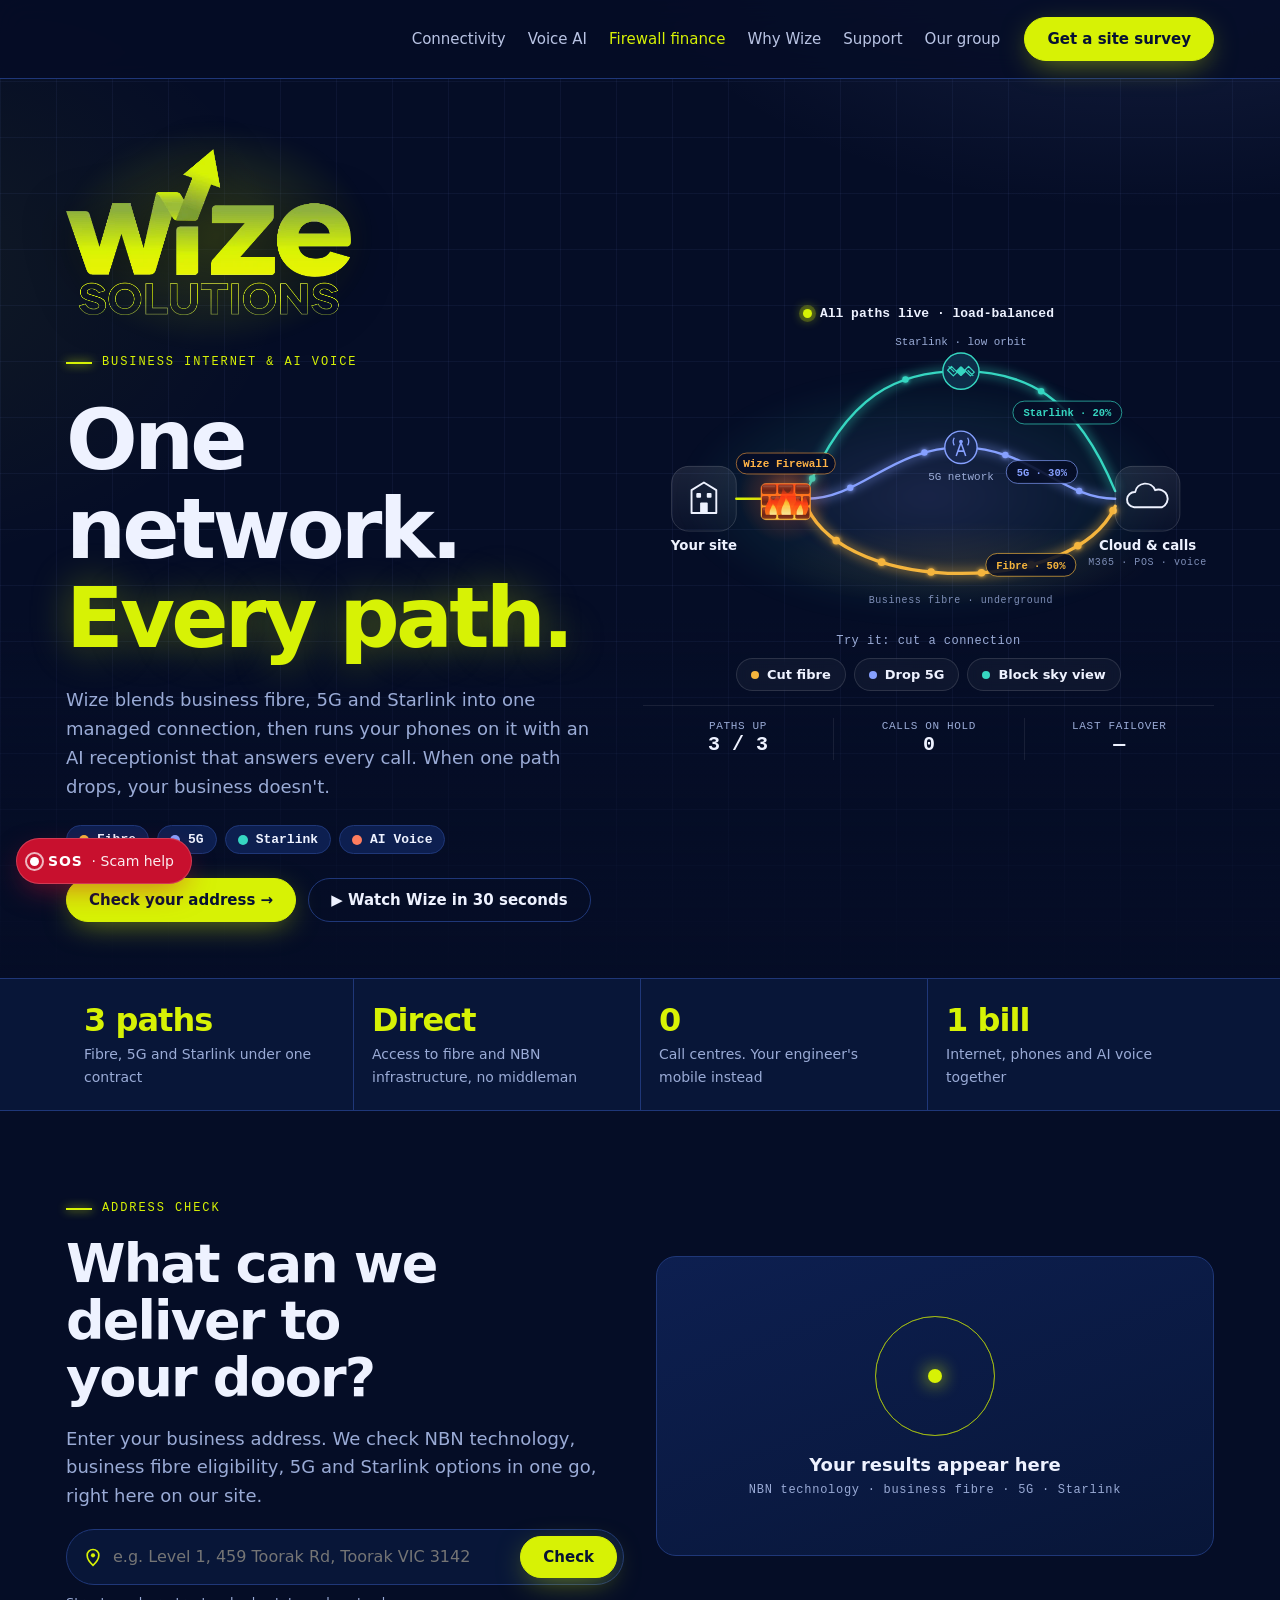
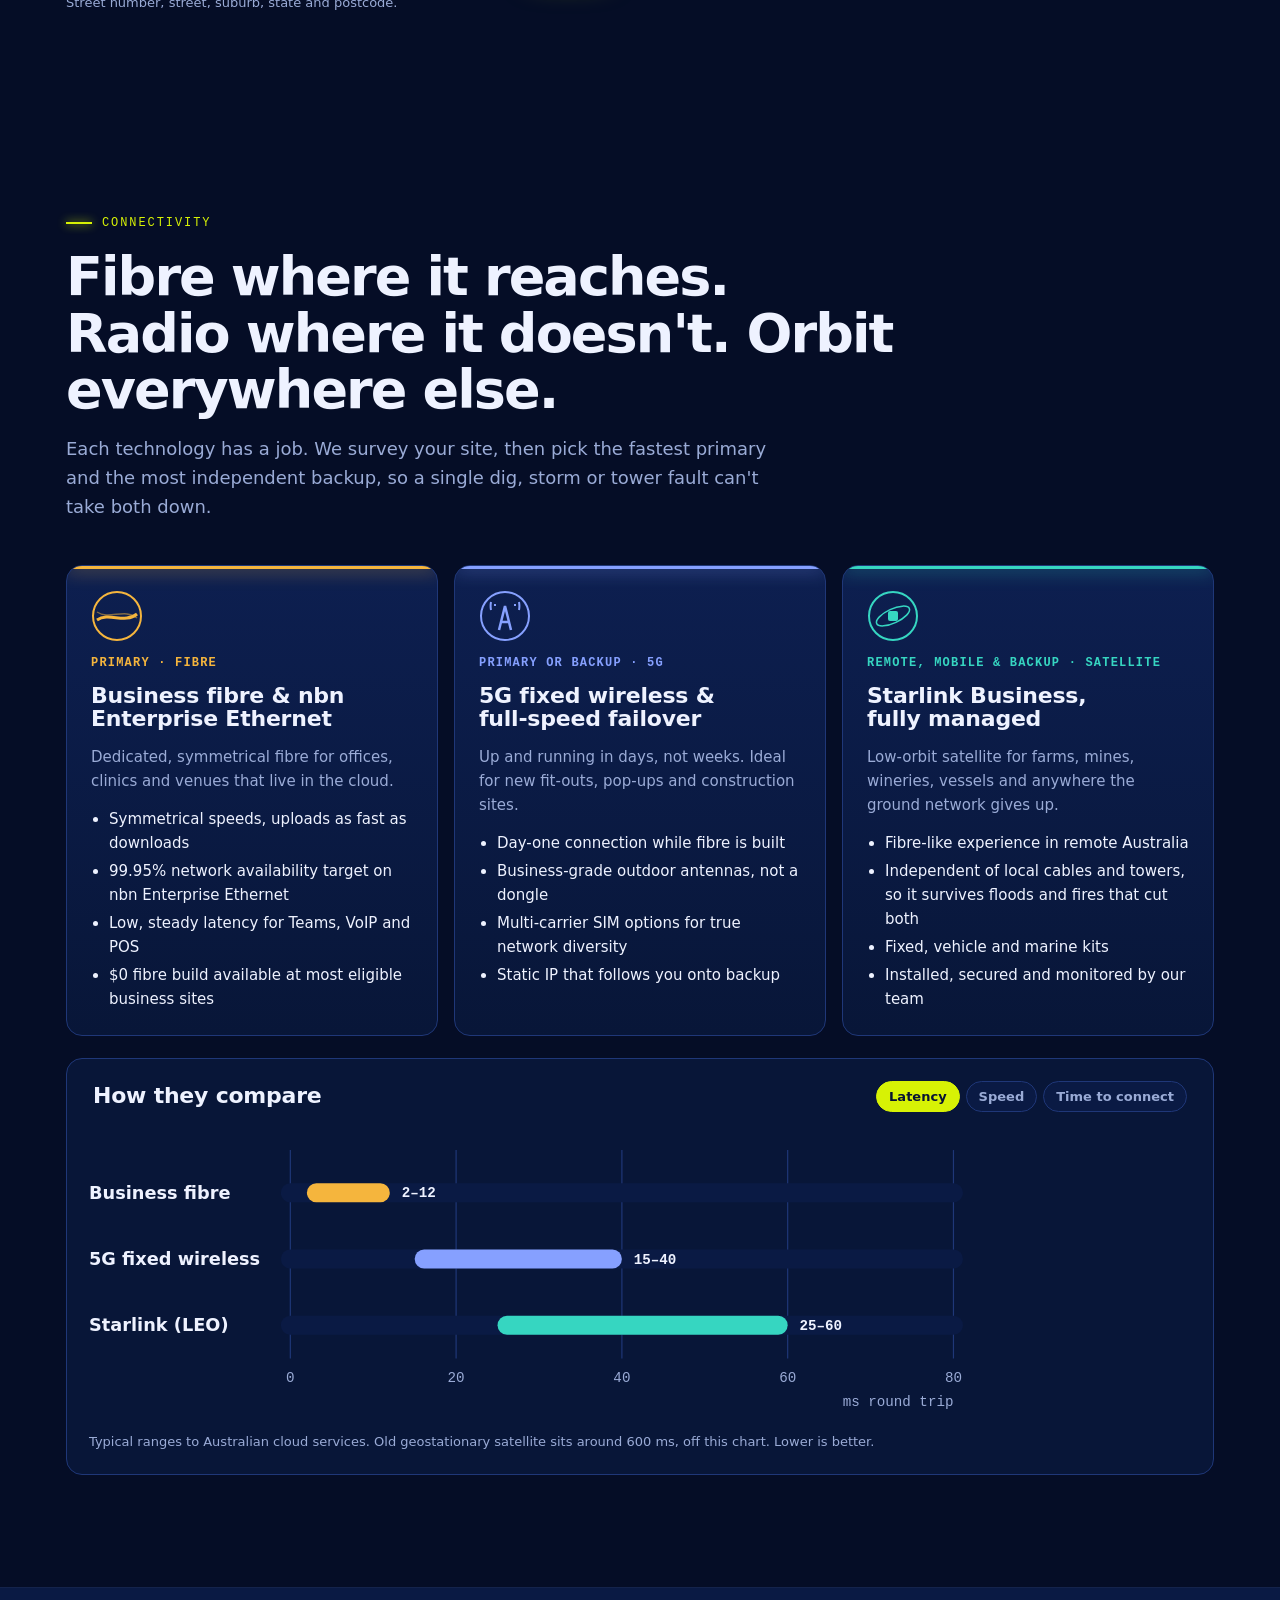
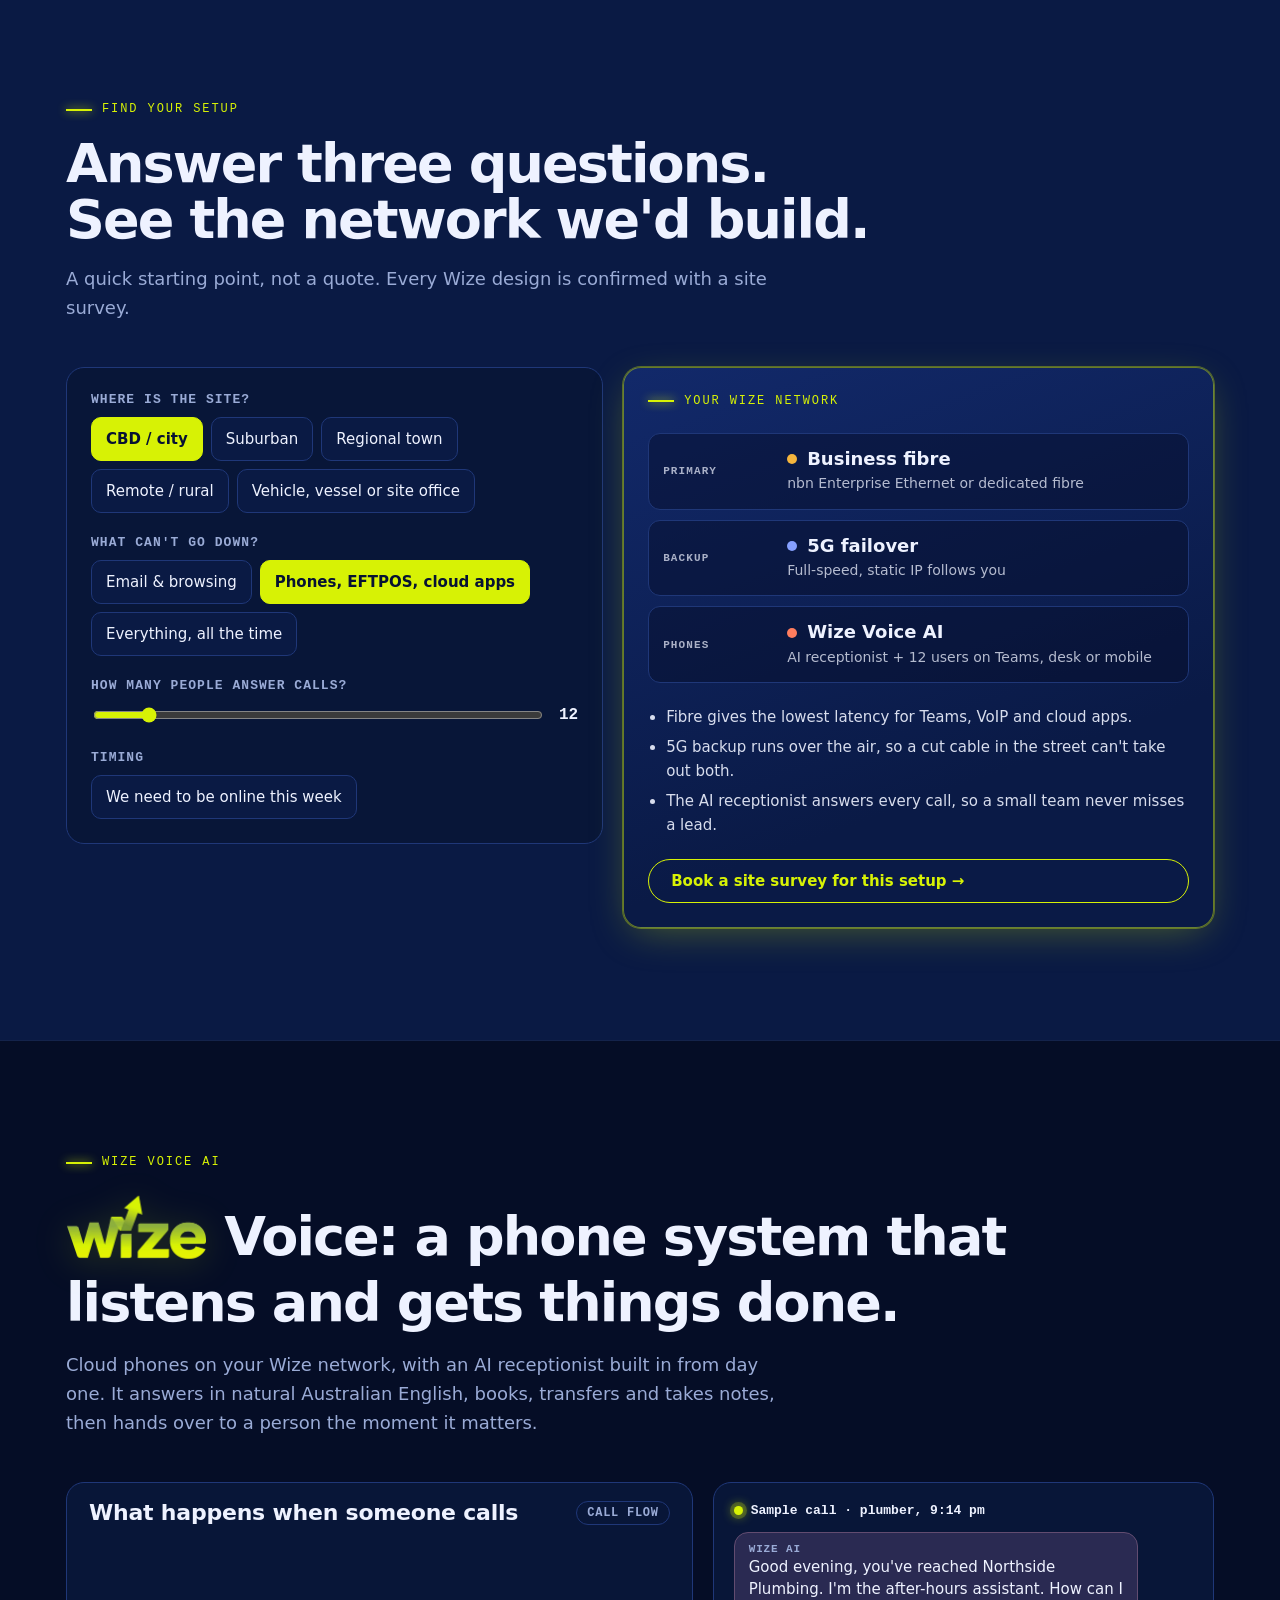
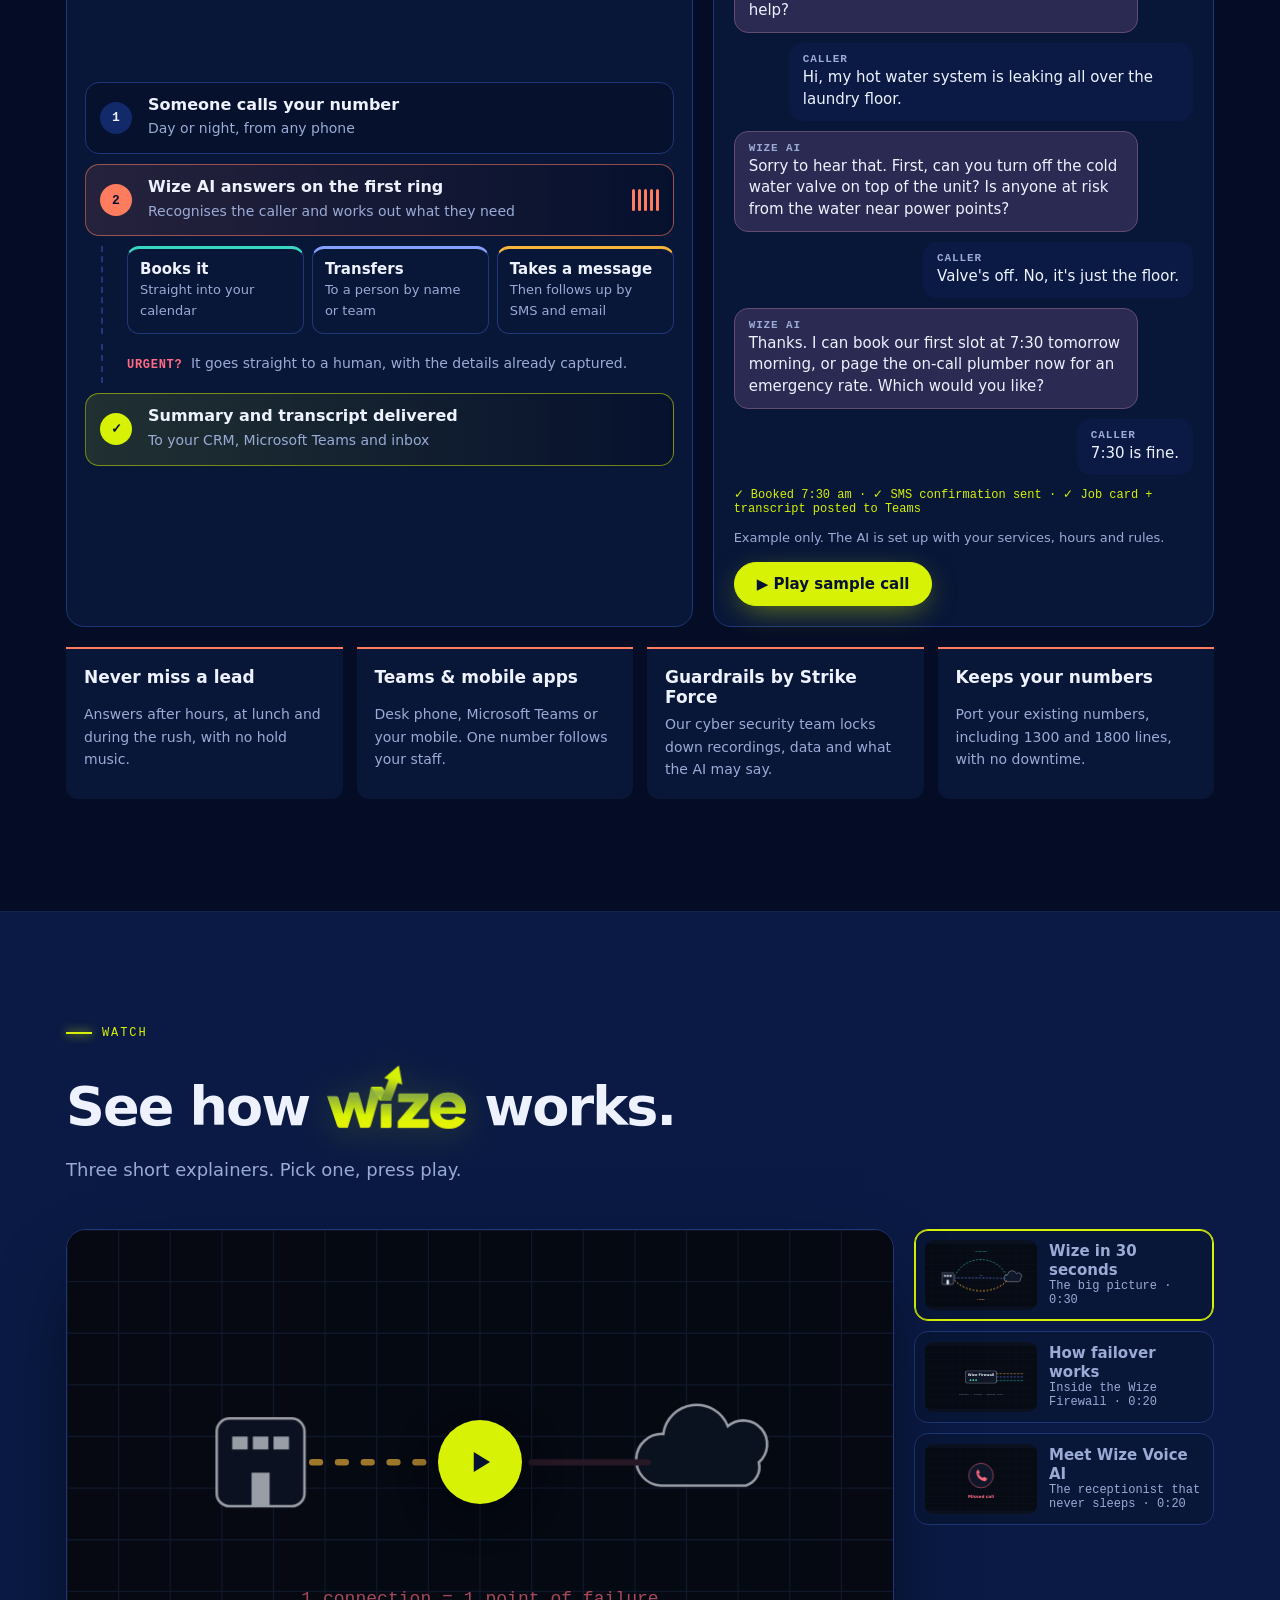
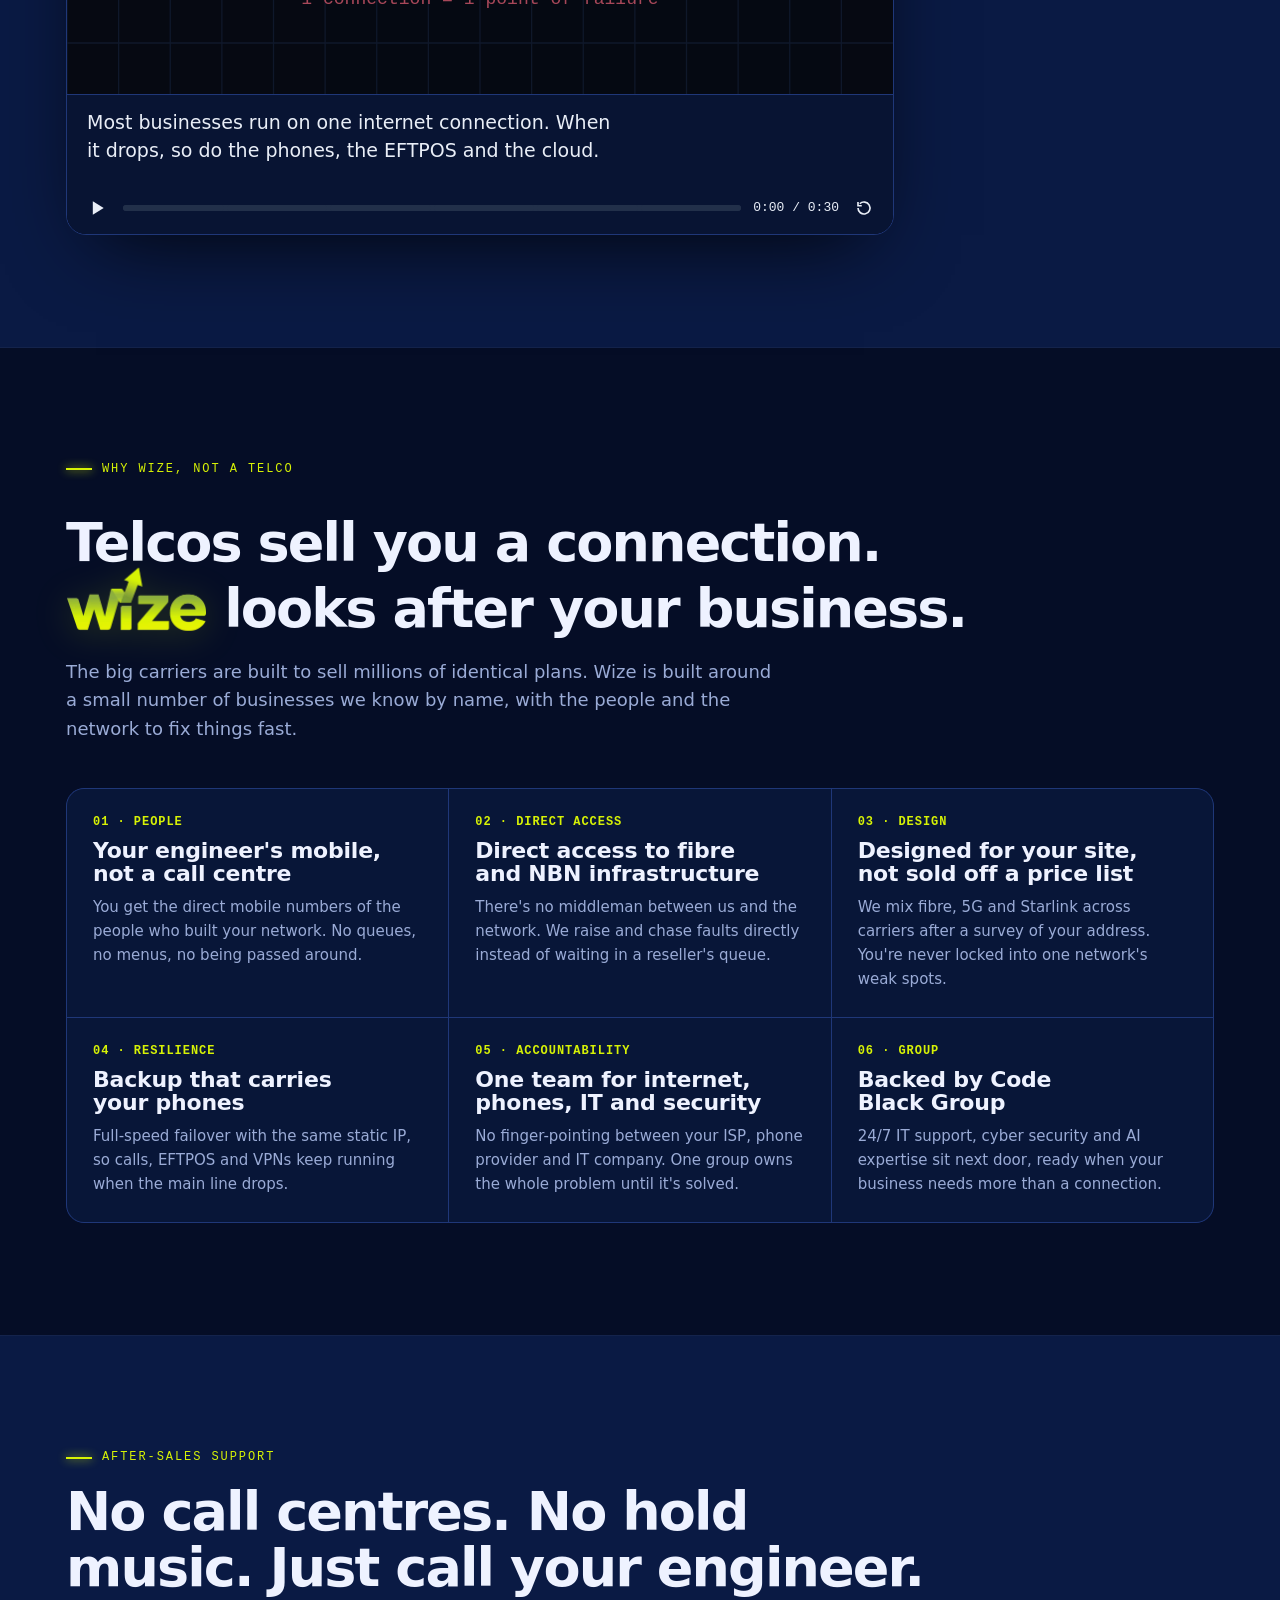
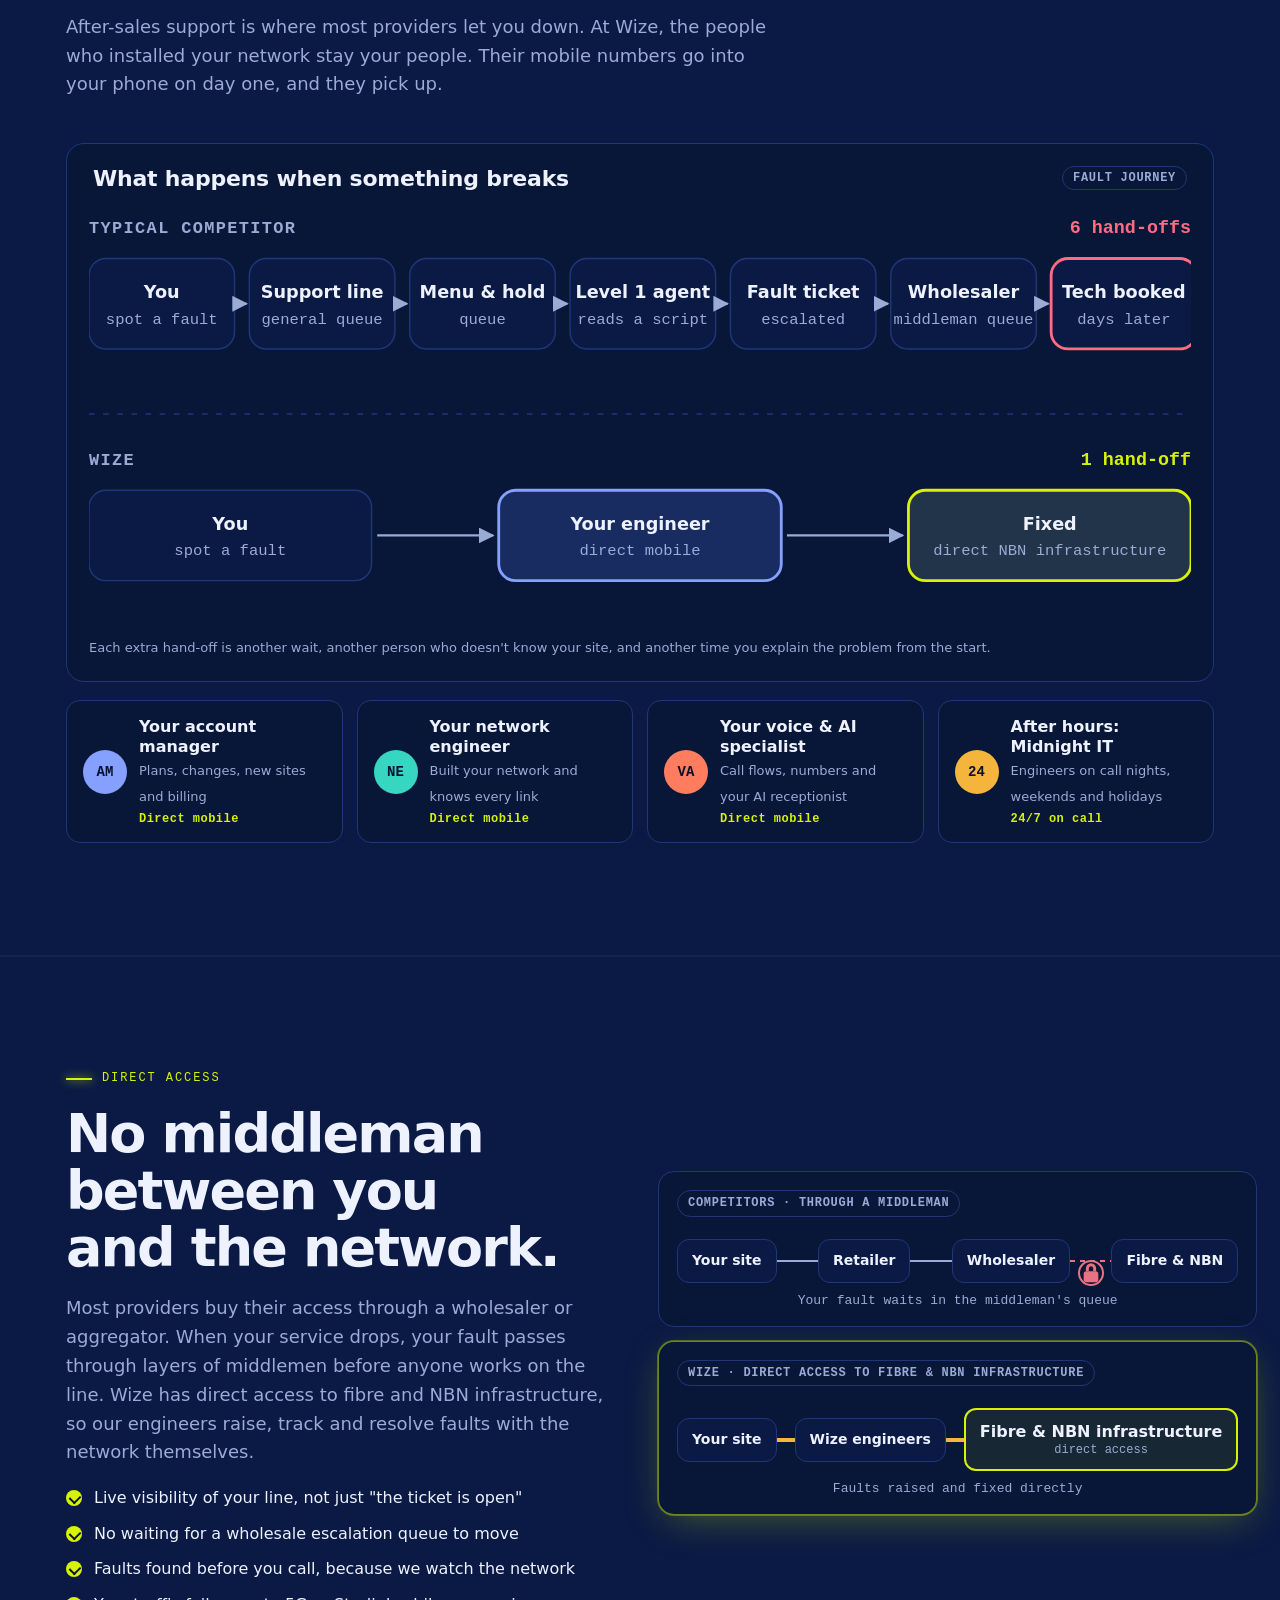
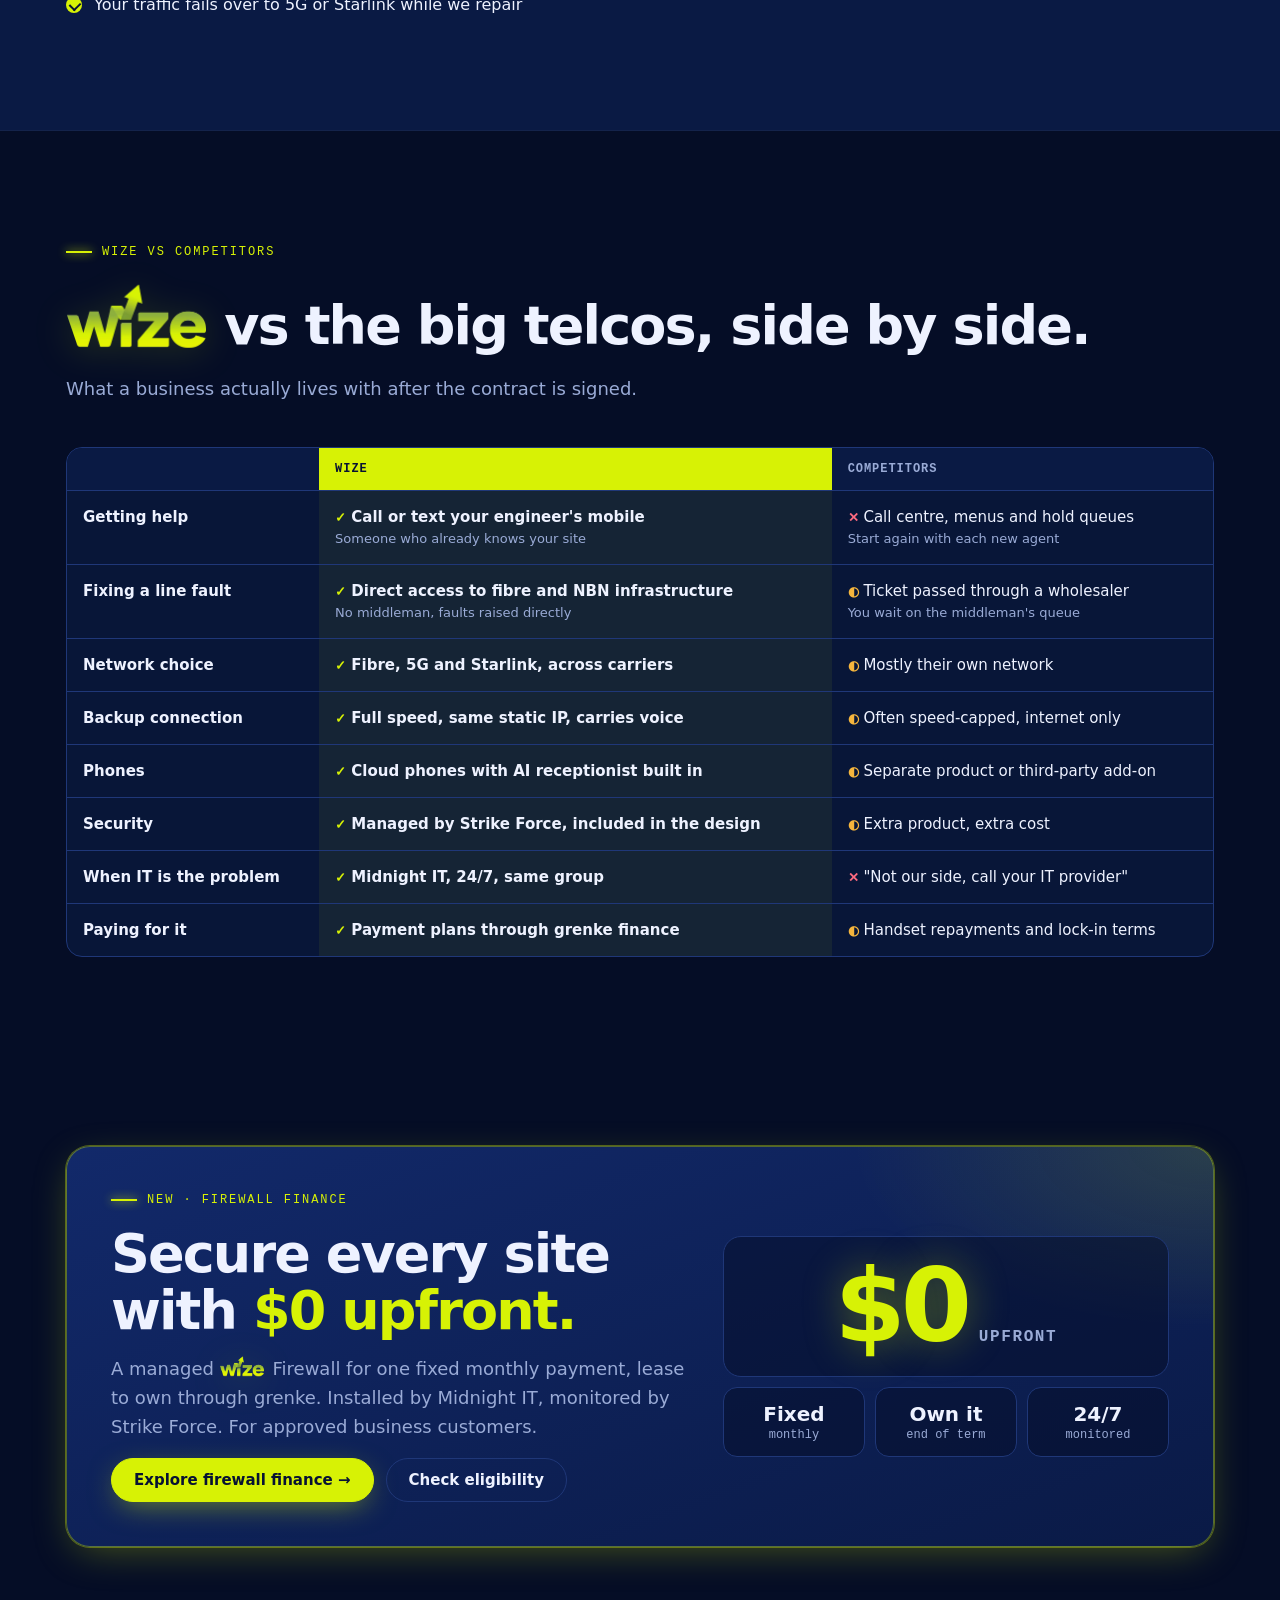
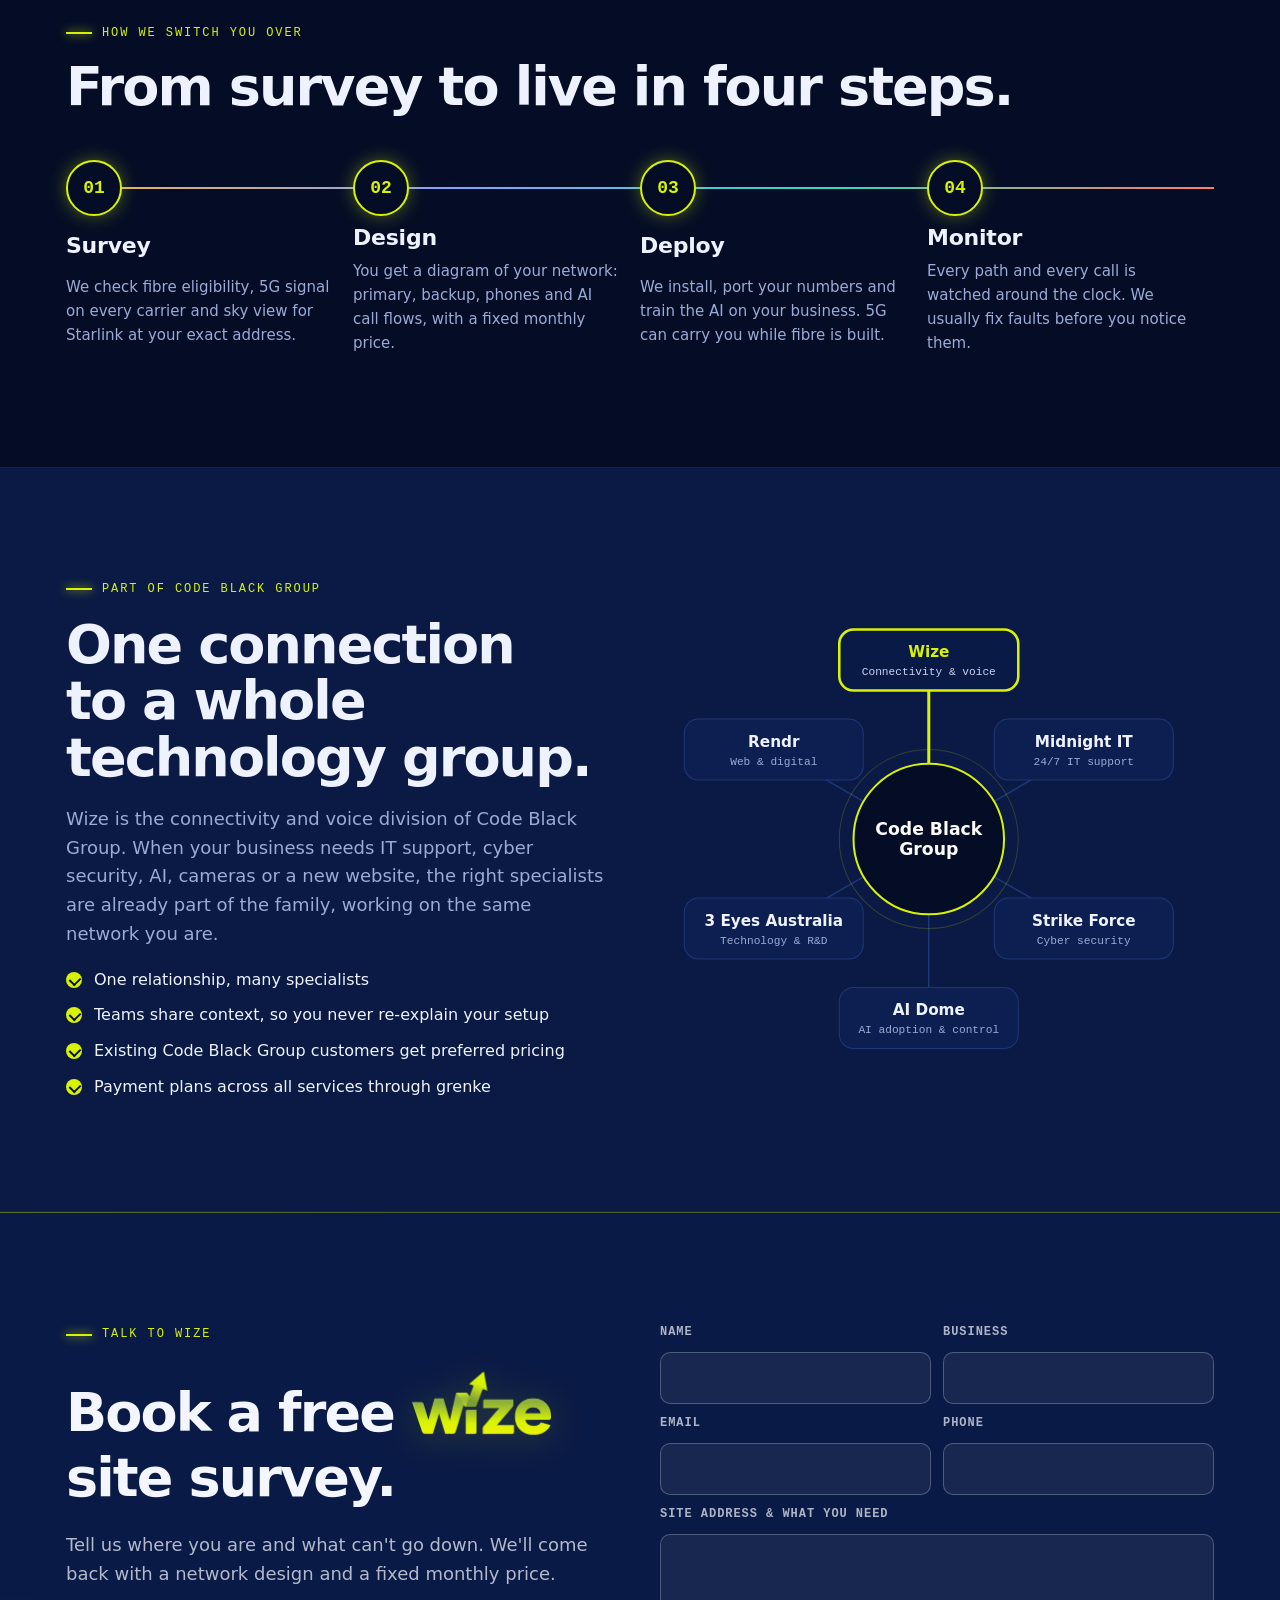
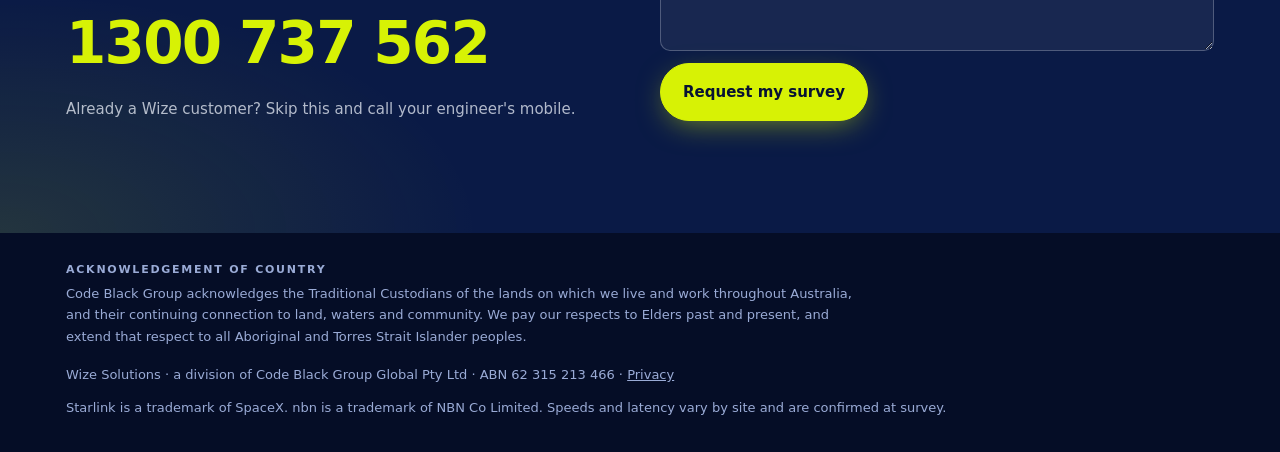
<file: index.html>
<!doctype html>
<html lang="en-AU">
<head>
<meta charset="utf-8">
<meta name="viewport" content="width=device-width,initial-scale=1,viewport-fit=cover">
<!-- security:start -->
<meta http-equiv="Content-Security-Policy" content="default-src 'self'; script-src 'self' 'sha256-Ec5SshrX+6hYnkeu3Nb4U71Llps/Yawx67xyTwux60o='; style-src 'self' 'unsafe-inline' https://fonts.googleapis.com; font-src 'self' data: https://fonts.gstatic.com; img-src 'self' data: blob:; media-src 'self' blob:; connect-src 'self' https://golden-shield.onrender.com; worker-src 'self' blob:; frame-src 'none'; object-src 'none'; base-uri 'self'; form-action 'self' mailto:; upgrade-insecure-requests">
<meta name="referrer" content="strict-origin-when-cross-origin">
<script src="assets/guard.js"></script>
<!-- security:end -->
<meta name="description" content="Wize Solutions: business fibre, 5G and Starlink as one managed network, with AI-powered phones and direct-to-engineer support. Part of Code Black Group.">
<meta name="theme-color" content="#050d26">
<style>:root{padding-top:env(safe-area-inset-top,0px);padding-bottom:env(safe-area-inset-bottom,0px)}body{margin:0}img{max-width:100%}[hidden]{display:none!important}html{scroll-behavior:smooth;scroll-padding-top:84px}</style>
<title>Wize Solutions</title>
<meta name="claude:viewport-fit-sides" content="cover">
<link rel="preconnect" href="https://fonts.googleapis.com">
<link rel="preconnect" href="https://fonts.gstatic.com" crossorigin>
<link rel="stylesheet" href="https://fonts.googleapis.com/css2?family=Bricolage+Grotesque:opsz,wght@12..96,500;12..96,700;12..96,800&family=Instrument+Sans:wght@400;500;600&family=JetBrains+Mono:wght@400;600&display=swap">
<style>
/* Layout: a "signal spectrum" — every technology owns one hue (fibre = light/amber, 5G = radio/cobalt,
   satellite = orbit/teal, voice AI = coral). Sections read left-to-right like paths into one network. */
:root{
  /* Wize night network: deep navy ground, lime signal, spectrum hues only for technologies */
  --bg:#050d26; --bg2:#081638; --surface:#0d1f50; --surface-2:#12296a; --sunk:#0a1a44; --ink:#eef2ff; --muted:#9aabd6; --line:#1f3778;
  --lime:#d7f205; --lime-2:#b9d400; --navy:#0a1a46; --navy-2:#132a66;
  --fibre:#f5b53d; --radio:#86a0ff; --orbit:#36d6c1; --voice:#ff7d5e; --down:#ff6b81; --ok:#d7f205;
  --accent:var(--lime); --on-accent:#071233;
  --f-display:"Bricolage Grotesque", "Avenir Next", "Segoe UI", system-ui, sans-serif;
  --f-body:"Instrument Sans", "Helvetica Neue", "Segoe UI", system-ui, sans-serif;
  --f-mono:"JetBrains Mono", ui-monospace, "SFMono-Regular", Menlo, monospace;
  --r:16px; --max:1180px; --glow:0 0 0 1px rgba(215,242,5,.35), 0 10px 40px -10px rgba(215,242,5,.35);
  color-scheme:dark;
}

*{box-sizing:border-box}
body{background:var(--bg);color:var(--ink);font-family:var(--f-body);font-size:16px;line-height:1.6;
  background-image:radial-gradient(900px 500px at 90% -10%,rgba(134,160,255,.14),transparent 60%),radial-gradient(700px 500px at -10% 30%,rgba(215,242,5,.06),transparent 60%);background-attachment:fixed}
::selection{background:var(--lime);color:var(--on-accent)}
body::before{content:"";position:fixed;inset:0 0 auto;height:env(safe-area-inset-top,0px);z-index:10;background:var(--bg)}
a{color:inherit}
.wrap{max-width:var(--max);margin:0 auto;padding-left:max(16px,env(safe-area-inset-left,0px));padding-right:max(16px,env(safe-area-inset-right,0px))}
h1,h2,h3{font-family:var(--f-display);text-wrap:balance;line-height:1.05;margin:0;letter-spacing:-.02em}
h2{font-size:clamp(30px,4.4vw,54px);font-weight:800;letter-spacing:-.035em}
h3{font-size:22px;font-weight:700;letter-spacing:-.01em}
p{margin:0}
.lede{font-size:18px;color:var(--muted);max-width:62ch}
.eyebrow{font-family:var(--f-mono);font-size:12px;letter-spacing:.16em;text-transform:uppercase;color:var(--lime);display:flex;align-items:center;gap:10px}
.eyebrow i{width:26px;height:2px;background:currentColor;display:inline-block;box-shadow:0 0 10px currentColor}
.mono{font-family:var(--f-mono);font-variant-numeric:tabular-nums}
section{padding-block:clamp(64px,9vw,112px);position:relative}
section[style*="--sunk"]{border-block:1px solid rgba(255,255,255,.04)}
.sec-head{display:grid;gap:16px;margin-bottom:44px}
:focus-visible{outline:2px solid var(--accent);outline-offset:3px;border-radius:6px}
.btn{font:600 15px var(--f-body);border-radius:999px;padding:12px 22px;border:1.5px solid var(--line);background:transparent;color:var(--ink);cursor:pointer;text-decoration:none;display:inline-flex;align-items:center;gap:8px;transition:transform .15s, background .15s}
.btn:hover{transform:translateY(-1px)}
.btn.solid{background:var(--lime);color:var(--on-accent);border-color:var(--lime);box-shadow:0 8px 30px -8px rgba(215,242,5,.55)}
.btn:not(.solid):hover{border-color:var(--lime);color:var(--lime)}
.chip{font:600 12px var(--f-mono);letter-spacing:.06em;padding:4px 10px;border-radius:999px;border:1px solid var(--line);color:var(--muted);white-space:nowrap}

/* header */
header.top{position:sticky;top:env(safe-area-inset-top,0px);z-index:9;background:rgba(5,13,38,.82);backdrop-filter:blur(14px);-webkit-backdrop-filter:blur(14px);border-bottom:1px solid var(--line)}
header.top .nav ul a{color:#b9c4e4}header.top .nav ul a:hover{color:#fff}

.nav{display:flex;align-items:center;gap:24px;padding-block:14px}
.logo{display:flex;align-items:center;gap:10px;text-decoration:none;font:800 26px var(--f-display);letter-spacing:-.04em}
.logo small{font:500 11px var(--f-mono);letter-spacing:.12em;color:var(--muted);text-transform:uppercase;margin-left:2px}
.nav ul{display:flex;gap:22px;list-style:none;margin:0 0 0 auto;padding:0}
.nav ul a{text-decoration:none;font-weight:500;font-size:15px;color:var(--muted)}
.nav ul a:hover{color:var(--ink)}
@media (max-width:860px){.nav ul{display:none}.nav .btn{margin-left:auto}}


/* animated logo */
.logo .wlogo{height:50px}
.hero-logo{height:clamp(84px,11vw,132px);margin-bottom:4px}
.wlogo{position:relative;display:inline-block;line-height:0;justify-self:start;--logo:none}
.wlogo img{display:block;height:100%;width:auto}
.wlogo .l-arrow,.wlogo .l-sub,.wlogo .l-shine{position:absolute;left:0;top:0;height:100%;width:100%}
.wlogo.anim .l-word{clip-path:inset(32% 0 21% 0);animation:wWord .9s cubic-bezier(.7,0,.2,1) both}
.wlogo.anim .l-arrow{clip-path:inset(0 0 67% 0);transform-origin:45% 33%;animation:wArrow .75s cubic-bezier(.2,1.5,.4,1) .7s both}
.wlogo.anim .l-sub{clip-path:inset(78% 0 0 0);animation:wSub .7s cubic-bezier(.6,0,.2,1) 1.1s both}
.wlogo .l-shine{pointer-events:none;-webkit-mask:var(--logo) 0 0/100% 100% no-repeat;mask:var(--logo) 0 0/100% 100% no-repeat;
  background:linear-gradient(105deg,transparent 40%,rgba(255,255,255,.85) 50%,transparent 60%) no-repeat;background-size:300% 100%;background-position:150% 0;animation:wShine 6s ease-in-out 2s infinite}
@keyframes wWord{from{clip-path:inset(32% 100% 21% 0)}to{clip-path:inset(32% 0 21% 0)}}
@keyframes wArrow{0%{opacity:0;transform:translate(-14%,40%) scale(.4) rotate(-12deg)}100%{opacity:1;transform:none}}
@keyframes wSub{from{clip-path:inset(78% 50% 0 50%);opacity:.2}to{clip-path:inset(78% 0 0 0);opacity:1}}
@keyframes wShine{0%{background-position:150% 0}28%,100%{background-position:-50% 0}}
@media (prefers-reduced-motion:reduce){.wlogo *{animation:none!important}}

/* hero */
.hero{padding-block:clamp(36px,5vw,64px) 56px;overflow:hidden;
  background:linear-gradient(rgba(5,13,38,0) 60%,var(--bg)),repeating-linear-gradient(90deg,rgba(134,160,255,.06) 0 1px,transparent 1px 56px),repeating-linear-gradient(0deg,rgba(134,160,255,.06) 0 1px,transparent 1px 56px)}
.hero-grid{display:grid;grid-template-columns:1.02fr 1fr;gap:48px;align-items:center}
.hero h1{font-size:clamp(42px,6.6vw,86px);font-weight:800;letter-spacing:-.045em}
.hero h1 .s{color:var(--lime);text-shadow:0 0 40px rgba(215,242,5,.35)}
.hero-copy{display:grid;gap:24px;min-width:0}
.hero-cta{display:flex;flex-wrap:wrap;gap:12px}
.paths-key{display:flex;flex-wrap:wrap;gap:8px}
.k{display:inline-flex;align-items:center;gap:8px;font:600 13px var(--f-mono);padding:6px 12px;border-radius:999px;background:var(--surface);border:1px solid var(--line)}
.k b{width:10px;height:10px;border-radius:50%}
@media (max-width:920px){.hero-grid{grid-template-columns:1fr}}

.net{background:linear-gradient(180deg,var(--surface),var(--bg2));border:1px solid var(--line);border-radius:22px;padding:18px;box-shadow:0 30px 80px -30px rgba(0,0,0,.8);display:grid;gap:12px;min-width:0}
.net-head{display:flex;justify-content:space-between;align-items:center;gap:10px;flex-wrap:wrap}
.net svg{width:100%;height:auto;display:block}
.status{display:flex;align-items:center;gap:8px;font:600 13px var(--f-mono)}
.dot{width:9px;height:9px;border-radius:50%;background:var(--ok);box-shadow:0 0 0 4px color-mix(in srgb,var(--ok) 22%,transparent),0 0 12px var(--ok)}
.status.warn .dot{background:var(--fibre);box-shadow:0 0 0 4px color-mix(in srgb,var(--fibre) 25%,transparent)}
.cut-row{display:flex;flex-wrap:wrap;gap:8px}
.cut{font:600 13px var(--f-body);padding:8px 12px;border-radius:10px;border:1px solid var(--line);background:var(--sunk);color:var(--ink);cursor:pointer;display:inline-flex;gap:8px;align-items:center}
.cut[aria-pressed="true"]{border-color:var(--down);color:var(--down);background:color-mix(in srgb,var(--down) 10%,var(--surface))}
.cut b{width:8px;height:8px;border-radius:50%}
.readout{display:grid;grid-template-columns:repeat(3,1fr);gap:8px}
.readout div{background:var(--sunk);border-radius:10px;padding:8px 10px;min-width:0}
.readout span{display:block;font:500 11px var(--f-mono);color:var(--muted);letter-spacing:.06em;text-transform:uppercase}
.readout strong{font:600 18px var(--f-mono);font-variant-numeric:tabular-nums}
.svg-t{font-family:var(--f-mono);font-size:12px;fill:var(--muted)}
.svg-tb{font-family:var(--f-display);font-weight:700;font-size:15px;fill:var(--ink)}

/* strip */
.strip{border-block:1px solid var(--line);background:var(--bg2)}
.strip .wrap{display:grid;grid-template-columns:repeat(4,1fr);gap:0}
.strip div.c{padding:22px 18px;border-left:1px solid var(--line);display:grid;gap:4px}
.strip div.c:first-child{border-left:0}
.strip strong{font:800 32px var(--f-display);letter-spacing:-.03em;color:var(--lime)}
.strip span{color:var(--muted);font-size:14px}
@media (max-width:760px){.strip .wrap{grid-template-columns:1fr 1fr}.strip div.c:nth-child(3){border-left:0}.strip div.c{border-top:1px solid var(--line)}.strip div.c:nth-child(-n+2){border-top:0}}

/* video */
.theatre{display:grid;grid-template-columns:1fr 300px;gap:20px;align-items:start}
@media (max-width:900px){.theatre{grid-template-columns:1fr}}
.player{background:#040a1e;box-shadow:0 30px 80px -30px rgba(0,0,0,.9);border:1px solid var(--line);border-radius:20px;overflow:hidden;position:relative;color:#e9eef7;min-width:0}
.stage{aspect-ratio:16/9;max-width:100%;position:relative}
.stage svg{position:absolute;inset:0;width:100%;height:100%}
.caption{position:static;min-height:4.6em;padding:14px 20px;background:#081433;border-top:1px solid var(--line);font:500 clamp(14px,1.8vw,19px)/1.45 var(--f-body);text-wrap:balance}
.big-play{position:absolute;left:0;right:0;top:0;aspect-ratio:16/9;display:grid;place-items:center;background:rgba(5,8,15,.35);border:0;cursor:pointer;color:#fff}
.big-play span{width:84px;height:84px;border-radius:50%;background:var(--lime);color:var(--on-accent);display:grid;place-items:center;box-shadow:0 10px 40px rgba(0,0,0,.4)}
.controls{display:flex;align-items:center;gap:12px;padding:12px 16px;background:#081433;font:500 13px var(--f-mono)}
.controls button{background:none;border:0;color:#e9eef7;cursor:pointer;padding:4px;display:grid;place-items:center}
.bar{flex:1;height:6px;border-radius:6px;background:#22304a;position:relative;cursor:pointer;display:flex;gap:3px;overflow:hidden}
.bar i{flex:1;background:#22304a;position:relative;border-radius:2px;overflow:hidden}
.bar i b{position:absolute;inset:0;width:0;background:var(--lime)}
.vlist{display:grid;gap:10px}
.vitem{display:grid;grid-template-columns:112px 1fr;gap:12px;text-align:left;background:var(--bg2);border:1px solid var(--line);border-radius:14px;padding:10px;cursor:pointer;color:var(--ink);font:inherit;align-items:center}
.vitem[aria-current="true"]{border-color:var(--lime);box-shadow:inset 0 0 0 1px var(--lime)}
.vthumb{aspect-ratio:16/10;border-radius:9px;background:#0b111f;display:grid;place-items:center;overflow:hidden}
.vitem strong{display:block;font:700 15px/1.25 var(--f-display)}
.vitem span{font:500 12px var(--f-mono);color:var(--muted)}
.vnote{font-size:13px;color:var(--muted);padding:4px 2px}

/* scene animations */
@keyframes flow{to{stroke-dashoffset:-40}}
@keyframes pop{from{opacity:0;scale:.85}to{opacity:1;scale:1}}
@keyframes rise{from{opacity:0;translate:0 14px}to{opacity:1;translate:0 0}}
@keyframes blink{50%{opacity:.25}}
@keyframes wave{0%,100%{transform:scaleY(.3)}50%{transform:scaleY(1)}}
@keyframes orbit{to{transform:rotate(360deg)}}
.flow{stroke-dasharray:6 14;animation:flow 1s linear infinite}
.pop{animation:pop .6s cubic-bezier(.2,.8,.2,1.2) both;transform-box:fill-box;transform-origin:center}
.rise{animation:rise .7s ease-out both}
.d1{animation-delay:.4s}.d2{animation-delay:.9s}.d3{animation-delay:1.4s}.d4{animation-delay:1.9s}.d5{animation-delay:2.4s}
.blink{animation:blink 1s steps(2) infinite}
.wv{transform-box:fill-box;transform-origin:center;animation:wave .9s ease-in-out infinite}
@media (prefers-reduced-motion:reduce){.flow,.pop,.rise,.blink,.wv,.spin{animation:none!important}}

/* spectrum infographic */
.spec{display:grid;grid-template-columns:repeat(3,1fr);gap:16px}
@media (max-width:900px){.spec{grid-template-columns:1fr}}
.tech{background:linear-gradient(180deg,var(--surface),var(--bg2));border:1px solid var(--line);border-radius:var(--r);padding:24px;transition:border-color .2s,transform .2s;display:grid;gap:14px;align-content:start;position:relative;overflow:hidden}
.tech::before{content:"";position:absolute;left:0;top:0;right:0;height:3px;background:var(--c);box-shadow:0 0 18px var(--c)}
.tech:hover{border-color:var(--c);transform:translateY(-3px)}
.tech .tag{font:600 12px var(--f-mono);color:var(--c);letter-spacing:.1em;text-transform:uppercase}
.tech p{color:var(--muted);font-size:15px}
.tech ul{margin:0;padding-left:18px;font-size:15px;display:grid;gap:4px}
.tech .ico{width:52px;height:52px}
.chart-card{margin-top:22px;background:var(--bg2);border:1px solid var(--line);border-radius:var(--r);padding:22px;display:grid;gap:12px}
.chart-tabs{display:flex;gap:6px;flex-wrap:wrap}
.chart-tabs button{font:600 13px var(--f-body);border:1px solid var(--line);background:var(--sunk);color:var(--muted);padding:7px 12px;border-radius:999px;cursor:pointer}
.chart-tabs button[aria-selected="true"]{background:var(--lime);color:var(--on-accent);border-color:var(--lime)}
.chart-wrap{overflow-x:auto}
.chart-wrap svg{width:100%;min-width:560px;height:auto;display:block}
.fine{font-size:13px;color:var(--muted)}

/* finder */
.finder{display:grid;grid-template-columns:1fr 1.1fr;gap:20px}
@media (max-width:900px){.finder{grid-template-columns:1fr}}
.panel{background:var(--bg2);border:1px solid var(--line);border-radius:18px;padding:24px;display:grid;gap:22px;align-content:start;min-width:0}
fieldset{border:0;margin:0;padding:0;display:grid;gap:10px}
legend{font:600 13px var(--f-mono);letter-spacing:.08em;text-transform:uppercase;color:var(--muted);margin-bottom:10px;padding:0}
.opts{display:flex;flex-wrap:wrap;gap:8px}
.opts label{cursor:pointer}
.opts input{position:absolute;opacity:0;pointer-events:none}
.opts span{display:inline-block;padding:9px 14px;border-radius:10px;border:1px solid var(--line);background:var(--sunk);font-weight:500;font-size:15px}
.opts input:checked+span{background:var(--lime);color:var(--on-accent);border-color:var(--lime);font-weight:600}
.opts input:focus-visible+span{outline:2px solid var(--accent);outline-offset:2px}
.range-row{display:flex;align-items:center;gap:14px}
.range-row input{flex:1;accent-color:var(--lime)}
.result{background:linear-gradient(160deg,var(--surface-2),var(--navy) 70%);border-color:rgba(215,242,5,.45);box-shadow:var(--glow)}

.stack{display:grid;gap:10px}
.slot{display:grid;grid-template-columns:110px 1fr;gap:14px;align-items:center;padding:14px;border-radius:12px;background:rgba(5,13,38,.45);border:1px solid var(--line)}
.slot span{font:600 11px var(--f-mono);letter-spacing:.1em;text-transform:uppercase;opacity:.7}
.slot strong{font:700 18px/1.25 var(--f-display);display:flex;align-items:center;gap:10px}
.slot strong b{width:10px;height:10px;border-radius:50%;flex:none}
.slot em{display:block;font-style:normal;font-size:14px;opacity:.75;margin-top:2px}
.why{margin:0;padding-left:18px;display:grid;gap:6px;font-size:15px;opacity:.9}
.result .btn{border-color:var(--lime);color:var(--lime)}
@media (max-width:480px){.slot{grid-template-columns:1fr;gap:4px}}

/* voice */
.voice-grid{display:grid;grid-template-columns:1.25fr 1fr;gap:20px}
@media (max-width:960px){.voice-grid{grid-template-columns:1fr}}
.flowcard{background:var(--bg2);border:1px solid var(--line);border-radius:18px;padding:18px;min-width:0}
.flowcard .chart-wrap svg{min-width:520px}
.call{background:var(--bg2);border:1px solid var(--line);border-radius:18px;padding:20px;display:grid;gap:14px;align-content:start;min-width:0}
.call-head{display:flex;justify-content:space-between;align-items:center;gap:10px}
.transcript{display:grid;gap:10px;min-height:290px;align-content:start}
.msg{max-width:88%;padding:10px 14px;border-radius:14px;font-size:15px;line-height:1.45;animation:rise .4s ease-out both}
.msg.ai{background:color-mix(in srgb,var(--voice) 12%,var(--surface));border:1px solid color-mix(in srgb,var(--voice) 30%,var(--line))}
.msg.caller{background:var(--sunk);justify-self:end}
.msg.sys{max-width:100%;font:500 12px var(--f-mono);color:var(--ok);background:none;padding:2px 0}
.msg small{display:block;font:600 11px var(--f-mono);letter-spacing:.08em;text-transform:uppercase;color:var(--muted);margin-bottom:2px}
.feat{display:grid;grid-template-columns:repeat(4,1fr);gap:14px;margin-top:20px}
@media (max-width:960px){.feat{grid-template-columns:1fr 1fr}}
@media (max-width:520px){.feat{grid-template-columns:1fr}}
.feat div{padding:18px;border-top:2px solid var(--voice);background:var(--bg2);border-radius:0 0 12px 12px;display:grid;gap:6px}
.feat strong{font:700 17px var(--f-display)}
.feat p{font-size:14px;color:var(--muted)}

/* compare */
.cmp-wrap{overflow-x:auto;border:1px solid var(--line);border-radius:16px;background:var(--bg2)}
table{border-collapse:collapse;width:100%;min-width:760px;font-size:15px}
th,td{padding:14px 16px;text-align:left;border-bottom:1px solid var(--line);vertical-align:top}
thead th{font:600 12px var(--f-mono);letter-spacing:.08em;text-transform:uppercase;color:var(--muted);background:var(--sunk)}
thead th.us{color:var(--on-accent);background:var(--lime)}
td.us{background:rgba(215,242,5,.06);font-weight:600}
tbody tr:last-child td{border-bottom:0}
.y,.n,.p{font:600 13px var(--f-mono);display:inline-flex;gap:6px;align-items:baseline}
.y{color:var(--ok)}.n{color:var(--down)}.p{color:var(--fibre)}
td span.sub{display:block;font-weight:400;font-size:13px;color:var(--muted)}

/* steps */
.steps{display:grid;grid-template-columns:repeat(4,1fr);gap:0;position:relative}
.steps::before{content:"";position:absolute;left:0;right:0;top:27px;height:2px;background:linear-gradient(90deg,var(--fibre),var(--radio),var(--orbit),var(--voice))}
.step{display:grid;gap:10px;padding-right:20px;position:relative}
.step .n{width:56px;height:56px;border-radius:50%;display:grid;place-items:center;background:var(--bg);border:2px solid var(--lime);font:700 18px var(--f-mono);color:var(--lime);box-shadow:0 0 20px -4px rgba(215,242,5,.6)}
.step p{color:var(--muted);font-size:15px}
@media (max-width:820px){.steps{grid-template-columns:1fr;gap:26px}.steps::before{left:27px;right:auto;top:0;bottom:0;width:2px;height:auto;background:linear-gradient(var(--fibre),var(--radio),var(--orbit),var(--voice))}.step{grid-template-columns:56px 1fr;column-gap:18px}.step .n{grid-row:span 2}}

/* family */
.family{display:grid;grid-template-columns:repeat(3,1fr);gap:14px}
@media (max-width:860px){.family{grid-template-columns:1fr}}
.fam{padding:22px;border:1px solid var(--line);border-radius:var(--r);background:var(--surface);display:grid;gap:8px}
.fam .chip{justify-self:start}
.fam p{color:var(--muted);font-size:15px}


/* why */
.diff{display:grid;grid-template-columns:repeat(3,1fr);gap:1px;background:var(--line);border:1px solid var(--line);border-radius:18px;overflow:hidden}
@media (max-width:900px){.diff{grid-template-columns:1fr 1fr}}
@media (max-width:560px){.diff{grid-template-columns:1fr}}
.diff article{background:var(--bg2);transition:background .2s;padding:26px;display:grid;gap:10px;align-content:start}
.diff .tag{font:600 12px var(--f-mono);letter-spacing:.08em;text-transform:uppercase;color:var(--lime)}
.diff article:hover{background:var(--surface)}
.diff p{color:var(--muted);font-size:15px}
/* support */
.lanes-card{background:var(--bg2);border:1px solid var(--line);border-radius:18px;padding:22px;display:grid;gap:12px}
.lanes-card .chart-wrap svg{min-width:680px}
.team{display:grid;grid-template-columns:repeat(4,1fr);gap:14px;margin-top:18px}
@media (max-width:1000px){.team{grid-template-columns:1fr 1fr}}
@media (max-width:560px){.team{grid-template-columns:1fr}}
.who{background:var(--bg2);border:1px solid var(--line);border-radius:14px;padding:16px;display:grid;grid-template-columns:44px 1fr;gap:4px 12px;align-items:center}
.who strong{display:block;font:700 16px/1.25 var(--f-display)}
.who span:not(.avatar){font-size:13px;color:var(--muted)}
.who em{grid-column:2;font:600 12px var(--f-mono);font-style:normal;color:var(--ok);letter-spacing:.04em}
.avatar{width:44px;height:44px;border-radius:50%;display:grid;place-items:center;font:700 14px var(--f-mono);color:var(--on-accent);background:var(--c);grid-row:span 2}
/* infra */
.infra{display:grid;grid-template-columns:1fr 1fr;gap:36px;align-items:center}
@media (max-width:900px){.infra{grid-template-columns:1fr}}
.infra-panels{display:grid;gap:14px;min-width:0}
.ipanel{background:var(--bg2);border:1px solid var(--line);border-radius:16px;padding:16px;display:grid;gap:8px}
.ipanel.us{border-color:rgba(215,242,5,.5);box-shadow:var(--glow)}
.ipanel .chip{justify-self:start}
.ipanel svg{width:100%;height:auto;display:block}
.ticks{list-style:none;margin:0;padding:0;display:grid;gap:10px}
.ticks li{padding-left:28px;position:relative}
.ticks li::before{content:"";position:absolute;left:0;top:5px;width:16px;height:16px;border-radius:50%;background:var(--ok)}
.ticks li::after{content:"";position:absolute;left:5px;top:8px;width:6px;height:8px;border:solid var(--on-accent);border-width:0 2px 2px 0;transform:rotate(45deg)}
table.cmp2{min-width:620px}
table.cmp2 td:first-child{width:22%}
/* group */
.group-grid{display:grid;grid-template-columns:1fr 1.05fr;gap:36px;align-items:center}
@media (max-width:900px){.group-grid{grid-template-columns:1fr}}
.hub-wrap svg{min-width:460px}


/* header / mobile menu */
.logo .wlogo{transition:opacity .35s, transform .35s}
header.top:not(.scrolled) .logo .wlogo{opacity:0;transform:translateY(-6px);pointer-events:none}
.menu-btn{display:none;width:44px;height:44px;border-radius:12px;border:1px solid var(--line);background:var(--bg2);cursor:pointer;flex-direction:column;justify-content:center;align-items:center;gap:5px;margin-left:auto}
.menu-btn span{width:20px;height:2px;background:var(--ink);border-radius:2px;transition:transform .25s,opacity .25s}
.menu-btn[aria-expanded="true"] span:nth-child(1){transform:translateY(7px) rotate(45deg)}
.menu-btn[aria-expanded="true"] span:nth-child(2){opacity:0}
.menu-btn[aria-expanded="true"] span:nth-child(3){transform:translateY(-7px) rotate(-45deg)}
.mobile-menu{display:grid;gap:2px;padding:8px max(16px,env(safe-area-inset-right,0px)) 18px max(16px,env(safe-area-inset-left,0px));border-top:1px solid var(--line)}
.mobile-menu a:not(.btn){padding:13px 4px;font:600 18px var(--f-display);text-decoration:none;border-bottom:1px solid var(--line)}
.mobile-menu .btn{margin-top:14px;justify-content:center}
@media (max-width:860px){.menu-btn{display:flex}.nav .nav-cta{display:none}}
@media (min-width:861px){.mobile-menu{display:none!important}}
.sr{position:absolute;width:1px;height:1px;overflow:hidden;clip:rect(0 0 0 0);white-space:nowrap}
/* hero brand */
.hero-brand{position:relative;justify-self:start;padding:6px 0 2px}
.hero-brand::before{content:"";position:absolute;inset:-30% -25% -30% -20%;background:radial-gradient(closest-side,rgba(215,242,5,.22),rgba(215,242,5,.06) 55%,transparent 75%);filter:blur(6px);z-index:-1;animation:halo 5s ease-in-out infinite}
@keyframes halo{50%{opacity:.6;transform:scale(1.05)}}
.hero-logo{height:clamp(104px,13vw,168px);filter:drop-shadow(0 6px 24px rgba(0,0,0,.45))}
.hero-copy{isolation:isolate}
/* nbn */
.nbn-sec{padding-block:clamp(56px,7vw,88px)}
.nbn-grid{display:grid;grid-template-columns:1fr 1fr;gap:32px;align-items:center}
@media (max-width:900px){.nbn-grid{grid-template-columns:1fr}}
.nbn-form{display:grid;gap:8px}
.nbn-input{display:flex;align-items:center;gap:10px;padding:6px 6px 6px 16px;border-radius:999px;background:var(--bg2);border:1.5px solid var(--line);transition:border-color .2s,box-shadow .2s}
.nbn-input:focus-within{border-color:var(--lime);box-shadow:var(--glow)}
.nbn-input svg{color:var(--lime);flex:none}
.nbn-input input{flex:1;min-width:0;background:none;border:0;color:var(--ink);font:500 16px var(--f-body);padding:10px 0;outline:none}
.nbn-input .btn{padding:11px 22px}
.nbn-result{background:linear-gradient(160deg,var(--surface),var(--bg2));border:1px solid var(--line);border-radius:20px;padding:22px;min-height:300px;display:grid;min-width:0}
.nbn-empty{display:grid;place-items:center;align-content:center;gap:8px;text-align:center;color:var(--muted)}
.nbn-empty strong{color:var(--ink);font:700 18px var(--f-display)}
.nbn-empty span{font:500 12px var(--f-mono);letter-spacing:.06em}
.nbn-radar{width:120px;height:120px;position:relative;margin-bottom:10px}
.nbn-radar i{position:absolute;inset:0;border:1px solid rgba(215,242,5,.35);border-radius:50%;animation:ping 3s ease-out infinite}
.nbn-radar i:nth-child(2){animation-delay:1s}.nbn-radar i:nth-child(3){animation-delay:2s}
.nbn-radar b{position:absolute;left:50%;top:50%;width:14px;height:14px;margin:-7px 0 0 -7px;border-radius:50%;background:var(--lime);box-shadow:0 0 18px var(--lime)}
@keyframes ping{from{transform:scale(.2);opacity:1}to{transform:scale(1);opacity:0}}
.nbn-out{display:grid;gap:14px;align-content:start}
.nbn-head{display:flex;justify-content:space-between;gap:10px;align-items:flex-start;flex-wrap:wrap}
.nbn-head strong{font:700 17px/1.3 var(--f-display);display:block}
.nbn-head span{font-size:13px;color:var(--muted)}
.nbn-tag{font:700 11px var(--f-mono);letter-spacing:.08em;padding:4px 9px;border-radius:999px;background:rgba(245,181,61,.15);color:var(--fibre);border:1px solid rgba(245,181,61,.4);white-space:nowrap}
.nbn-rows{display:grid;gap:8px}
.nbn-row{display:grid;grid-template-columns:22px 1fr auto;gap:10px;align-items:center;padding:11px 12px;border-radius:12px;background:rgba(5,13,38,.5);border:1px solid var(--line)}
.nbn-row b{width:10px;height:10px;border-radius:50%;justify-self:center}
.nbn-row div{min-width:0}
.nbn-row strong{display:block;font-size:15px}
.nbn-row span{font-size:13px;color:var(--muted)}
.nbn-row em{font:600 12px var(--f-mono);font-style:normal;color:var(--lime);text-align:right}
.nbn-out .btn{justify-self:start}
.nbn-skel{height:14px;border-radius:7px;background:linear-gradient(90deg,var(--surface),var(--surface-2),var(--surface));background-size:200% 100%;animation:sk 1.1s linear infinite}
@keyframes sk{to{background-position:-200% 0}}
/* mobile alternates */
.lanes-mobile,.hub-mobile{display:none}
.lanes-mobile ol{margin:8px 0 0;padding-left:22px;display:grid;gap:6px;font-size:15px}
.lm-h{font:700 12px var(--f-mono);letter-spacing:.06em;text-transform:uppercase}
.lm-h.bad{color:var(--down)}.lm-h.good{color:var(--lime)}
.lanes-mobile>div{padding:14px;border-radius:12px;background:rgba(5,13,38,.5);border:1px solid var(--line)}
.hm-core{justify-self:center;padding:14px 22px;border-radius:999px;background:var(--navy);border:1px solid var(--lime);font:800 17px var(--f-display);text-align:center}
.hub-mobile{gap:14px}
.hm-grid{display:grid;grid-template-columns:1fr 1fr;gap:10px}
.hm-grid div{padding:12px;border-radius:12px;background:var(--bg2);border:1px solid var(--line);display:grid;gap:2px}
.hm-grid div.on{border-color:var(--lime);background:var(--navy)}
.hm-grid b{font:700 15px var(--f-display)}.hm-grid div.on b{color:var(--lime)}
.hm-grid span{font-size:12px;color:var(--muted)}
.swipe{display:none;font:600 11px var(--f-mono);letter-spacing:.08em;color:var(--muted);text-transform:uppercase}
@media (max-width:720px){
  .lanes-card .chart-wrap{display:none}.lanes-mobile{display:grid;gap:12px}
  .hub-wrap{display:none}.hub-mobile{display:grid}
  .swipe{display:block}
  h2{font-size:clamp(28px,8vw,36px)}
  .lede{font-size:16px}
  section{padding-block:56px}
  .sec-head{margin-bottom:28px}
  .hero{padding-top:24px}
  .hero h1{font-size:clamp(40px,12vw,54px)}
  .hero-cta .btn{flex:1 1 100%;justify-content:center}
  .net{padding:14px;border-radius:18px}
  .readout strong{font-size:16px}
  .tech,.panel,.call,.flowcard,.chart-card,.lanes-card,.nbn-result{padding:18px}
  .diff article{padding:20px}
  .nbn-input{flex-wrap:wrap;border-radius:16px;padding:10px 12px}
  .nbn-input input{flex:1 1 calc(100% - 40px)}
  .nbn-input .btn{flex:1 1 100%;justify-content:center}
  .contact .wrap{gap:28px}
  .phone{font-size:40px}
  .controls{gap:8px;padding:10px 12px}
  .caption{font-size:13px;padding:12px 14px 10px}
  footer .wrap{flex-direction:column}
}

@media (max-width:720px){
  .nbn-row{grid-template-columns:18px 1fr}
  .nbn-row em{grid-column:2;text-align:left}
  .cmp-wrap{overflow:visible;border:0;background:none}
  table.cmp2{min-width:0;display:block}
  table.cmp2 thead{display:none}
  table.cmp2 tbody{display:grid;gap:12px}
  table.cmp2 tr{display:grid;border:1px solid var(--line);border-radius:14px;overflow:hidden;background:var(--bg2)}
  table.cmp2 td{display:block;width:auto!important;border-bottom:1px solid var(--line)}
  table.cmp2 td:last-child{border-bottom:0}
  table.cmp2 td:first-child{background:var(--surface)}
  table.cmp2 td[data-label]::before{content:attr(data-label);display:block;font:700 11px var(--f-mono);letter-spacing:.08em;text-transform:uppercase;margin-bottom:4px;color:var(--muted)}
  table.cmp2 td.us[data-label]::before{color:var(--lime)}
}
@media (max-width:420px){.strip strong{font-size:26px}.strip div.c{padding:16px 12px}}


/* review fixes */
.chart-card .chart-wrap svg{max-width:900px}
.finder{align-items:start}
.voice-grid{align-items:stretch}
.cflow{list-style:none;margin:14px 0 0;padding:0;display:grid;gap:10px;position:relative}
.cf-step{display:grid;grid-template-columns:36px 1fr auto;gap:12px;align-items:center;padding:12px 14px;border-radius:14px;background:rgba(5,13,38,.55);border:1px solid var(--line)}
.cf-step strong{display:block;font:700 16px/1.3 var(--f-display)}
.cf-step span:not(.cf-n):not(.cf-wave){font-size:14px;color:var(--muted)}
.cf-n{width:32px;height:32px;border-radius:50%;display:grid;place-items:center;font:700 13px var(--f-mono);background:var(--surface-2);color:var(--ink)}
.cf-ai{border-color:rgba(255,125,94,.55);background:linear-gradient(90deg,rgba(255,125,94,.12),rgba(5,13,38,.55))}
.cf-ai .cf-n{background:var(--voice);color:var(--on-accent)}
.cf-end{border-color:rgba(215,242,5,.5);background:linear-gradient(90deg,rgba(215,242,5,.12),rgba(5,13,38,.55))}
.cf-end .cf-n{background:var(--lime);color:var(--on-accent)}
.cf-wave{display:flex;gap:3px;align-items:center;height:22px}
.cf-wave i{width:3px;height:100%;border-radius:2px;background:var(--voice);transform-origin:center;animation:wave .9s ease-in-out infinite}
.cf-wave i:nth-child(2){animation-delay:.12s}.cf-wave i:nth-child(3){animation-delay:.24s}.cf-wave i:nth-child(4){animation-delay:.36s}.cf-wave i:nth-child(5){animation-delay:.48s}
.cf-branch{display:grid;grid-template-columns:repeat(3,1fr);gap:8px;padding-left:24px;border-left:2px dashed var(--line);margin-left:16px}
.cf-branch div{padding:11px 12px;border-radius:12px;background:var(--bg2);border:1px solid var(--line);border-top:3px solid var(--c);display:grid;gap:2px;min-width:0}
.cf-branch strong{font:700 15px var(--f-display)}
.cf-branch span{font-size:13px;color:var(--muted)}
.cf-urgent{margin-left:16px;padding:8px 12px 8px 24px;border-left:2px dashed var(--line);font-size:14px;color:var(--muted)}
.cf-urgent b{color:var(--down);font-family:var(--f-mono);font-size:12px;letter-spacing:.06em;text-transform:uppercase;margin-right:4px}
.call{grid-template-rows:auto 1fr auto auto}
.transcript{min-height:0}
.call-note{margin-top:-4px}
.ichain{display:flex;align-items:center;gap:0;flex-wrap:nowrap;margin:18px 0 6px}
.inode{flex:none;padding:12px 14px;border-radius:12px;background:var(--sunk);border:1px solid var(--line);font:600 14px var(--f-body);text-align:center;line-height:1.25}
.inode.big{flex:1;border:2px solid var(--lime);background:rgba(215,242,5,.08);display:grid;gap:2px}
.inode.big strong{font:700 16px var(--f-display)}
.inode.big em{font:500 12px var(--f-mono);font-style:normal;color:var(--muted)}
.ilink{flex:1;min-width:18px;height:2px;background:var(--muted);position:relative;display:grid;place-items:center}
.ilink.good{background:var(--fibre);height:4px;max-width:60px}
.ilink.bad{background:repeating-linear-gradient(90deg,var(--down) 0 5px,transparent 5px 10px)}
.ilink b{font-size:13px;width:26px;height:26px;border-radius:50%;display:grid;place-items:center;background:var(--bg2);border:2px solid var(--down);filter:grayscale(.2)}
.icap{font:500 13px var(--f-mono);color:var(--muted);text-align:center}
.ipanel{padding:18px;gap:4px}
.vthumb svg{display:block;width:100%;height:100%}
@media (max-width:960px){.cf-branch{grid-template-columns:1fr}}
@media (max-width:720px){
  .cf-step{grid-template-columns:32px 1fr}.cf-wave{display:none}
  .ichain{flex-wrap:wrap;row-gap:8px}
  .inode{font-size:13px;padding:10px 11px}
  .hm-grid{grid-template-columns:1fr 1fr}
}
@media (max-width:420px){.hm-grid{grid-template-columns:1fr 1fr}}
@media (max-width:359px){.hm-grid{grid-template-columns:1fr}}

.flowcard{display:grid;grid-template-rows:auto 1fr}
.flowcard .cflow{align-content:center}
.ilink.bad{min-width:40px}
@media (max-width:720px){
  .ichain{flex-direction:column;align-items:stretch;flex-wrap:nowrap}
  .ichain .inode{flex:none}
  .ilink,.ilink.good,.ilink.bad{flex:none;width:2px;min-width:0;max-width:none;height:22px;align-self:center}
  .ilink.good{width:4px}
  .ilink.bad{height:40px;background:repeating-linear-gradient(180deg,var(--down) 0 5px,transparent 5px 10px)}
}
.ipanel .chip{white-space:normal;line-height:1.4}

/* Wize wordmark inside headings: letters sit on the baseline, arrow rises above */
h2:has(.wz){line-height:1.22;padding-top:.28em}
.wz{display:inline-block;height:1.16em;aspect-ratio:560/252;vertical-align:baseline;margin:-.5em .02em 0 .02em;
  background:url("[data-uri]") left bottom/contain no-repeat;transform:translateY(.07em);filter:drop-shadow(0 4px 18px rgba(215,242,5,.18))}

/* hero diagram */
.edge-pulse{transform-box:fill-box;transform-origin:center;animation:edgePulse 2.4s ease-out infinite}
@keyframes edgePulse{from{transform:scale(1);opacity:.9}to{transform:scale(2.2);opacity:0}}
@media (max-width:720px){.readout span{font-size:10px;letter-spacing:.04em}}

/* modern, frameless hero diagram */
.net{background:none!important;border:0!important;box-shadow:none!important;padding:0!important;gap:14px;position:relative;isolation:isolate}
.net::before{content:"";position:absolute;inset:6% -8% 22% -8%;z-index:-1;background:radial-gradient(closest-side,rgba(134,160,255,.16),rgba(54,214,193,.06) 55%,transparent 75%);filter:blur(10px)}
.net-head{padding-inline:4px}
.net-hint{font:500 12px var(--f-mono);color:var(--muted);letter-spacing:.04em}
.nlab{font:500 11.5px var(--f-mono);fill:var(--muted)}
.nlab.strong{font:700 14px var(--f-display);fill:var(--ink)}
.nlab.lime{font:600 11.5px var(--f-mono);fill:var(--lime)}
.nlab.dim{fill:#7f8fb8;font-size:10.5px;letter-spacing:.06em}
.edge-spin{transform-box:fill-box;transform-origin:center;animation:spin 14s linear infinite}
@keyframes spin{to{transform:rotate(360deg)}}
.cut-row{justify-content:center;gap:8px}
.cut{border-radius:999px;background:rgba(255,255,255,.04);border:1px solid rgba(255,255,255,.12);padding:8px 14px;backdrop-filter:blur(6px);transition:border-color .2s,background .2s}
.cut:hover{border-color:rgba(255,255,255,.3);background:rgba(255,255,255,.07)}
.cut[aria-pressed="true"]{background:rgba(255,107,129,.1);border-color:rgba(255,107,129,.6)}
.readout{gap:0;border-top:1px solid rgba(255,255,255,.08);padding-top:12px}
.readout div{background:none!important;border-radius:0;padding:2px 14px;border-left:1px solid rgba(255,255,255,.08);text-align:center}
.readout div:first-child{border-left:0}
.readout strong{font-size:20px;color:var(--ink)}
@media (max-width:720px){.net-hint{display:none}.readout div{padding:2px 6px}}
@media (prefers-reduced-motion:reduce){.edge-spin,.edge-pulse{animation:none}}

.hero-grid{grid-template-columns:1fr 1.08fr}
.cut-cap{text-align:center;font:500 12px var(--f-mono);color:var(--muted);letter-spacing:.04em;margin-bottom:-4px}
@media (max-width:920px){.hero-grid{grid-template-columns:1fr}}
@media (max-width:600px){
  .nlab{font-size:15px}.nlab.strong{font-size:17px}.nlab.lime{font-size:14px;transform:translate(10px,20px)}
  .nlab.dim{font-size:13px}#netSvg .nlab.sub,#netSvg .nodelab{display:none}
}

/* ===== Firewall finance ===== */
.nav-new{color:var(--lime)!important}
.new-tag{font:700 10px var(--f-mono);font-style:normal;letter-spacing:.08em;text-transform:uppercase;background:var(--lime);color:var(--on-accent);padding:2px 6px;border-radius:999px;margin-left:6px;vertical-align:middle}
.lime{color:var(--lime)}
.fin-teaser{padding-block:clamp(48px,6vw,80px)}
.ft-card{display:grid;grid-template-columns:1.3fr 1fr;gap:32px;align-items:center;padding:clamp(24px,4vw,44px);border-radius:24px;
  background:radial-gradient(600px 300px at 100% 0%,rgba(215,242,5,.14),transparent 60%),linear-gradient(160deg,var(--surface-2),var(--navy));border:1px solid rgba(215,242,5,.35);box-shadow:var(--glow)}
.ft-copy{display:grid;gap:16px;min-width:0}
.ft-badges{display:grid;grid-template-columns:repeat(3,1fr);gap:10px}
.ft-zero{grid-column:1/-1;display:flex;align-items:baseline;gap:12px;justify-content:center;padding:18px;border-radius:18px;background:rgba(5,13,38,.5);border:1px solid var(--line)}
.ft-zero strong{font:800 clamp(64px,8vw,104px)/1 var(--f-display);color:var(--lime);letter-spacing:-.05em;text-shadow:0 0 40px rgba(215,242,5,.35)}
.ft-zero span{font:600 16px var(--f-mono);color:var(--muted);text-transform:uppercase;letter-spacing:.1em}
.ft-mini{padding:14px 10px;border-radius:14px;background:rgba(5,13,38,.5);border:1px solid var(--line);text-align:center;display:grid;gap:2px}
.ft-mini b{font:800 20px var(--f-display)}
.ft-mini span{font:500 12px var(--f-mono);color:var(--muted)}
@media (max-width:900px){.ft-card{grid-template-columns:1fr}}
.fin-hero{padding-block:clamp(40px,6vw,80px)}
.fin-hero-grid{display:grid;grid-template-columns:1fr 1fr;gap:44px;align-items:center}
@media (max-width:920px){.fin-hero-grid{grid-template-columns:1fr}}
.cashflow{margin:0;display:grid;gap:14px;padding:22px;border-radius:22px;background:linear-gradient(180deg,rgba(255,255,255,.05),rgba(255,255,255,.015));border:1px solid rgba(255,255,255,.1);min-width:0}
.cf-tabs{display:inline-flex;justify-self:start;padding:4px;border-radius:999px;background:rgba(5,13,38,.6);border:1px solid var(--line)}
.cf-tabs button{font:600 14px var(--f-body);color:var(--muted);background:none;border:0;padding:8px 16px;border-radius:999px;cursor:pointer}
.cf-tabs button[aria-selected="true"]{background:var(--lime);color:var(--on-accent)}
.cashflow svg{width:100%;height:auto;display:block}
.cashflow svg rect.bar{transition:y .6s cubic-bezier(.2,.8,.2,1),height .6s cubic-bezier(.2,.8,.2,1),fill .3s}
.cashflow figcaption{display:grid;grid-template-columns:repeat(3,1fr);border-top:1px solid rgba(255,255,255,.08);padding-top:12px}
.cashflow figcaption div{text-align:center;padding:0 8px;border-left:1px solid rgba(255,255,255,.08);display:grid}
.cashflow figcaption div:first-child{border-left:0}
.cashflow figcaption strong{font:800 24px var(--f-display);color:var(--lime)}
.cashflow figcaption span{font:500 12px var(--f-mono);color:var(--muted)}
.cashflow.buy figcaption strong{color:var(--fibre)}
.cf-note{text-align:center}
.fin-stack{display:grid;grid-template-columns:1fr 1fr;gap:40px;align-items:center}
@media (max-width:900px){.fin-stack{grid-template-columns:1fr}}
.layers{display:grid;gap:10px;perspective:900px}
.layer{display:grid;grid-template-columns:44px 1fr;gap:14px;align-items:center;padding:18px 20px;border-radius:16px;border:1px solid var(--line);background:var(--bg2)}
.layer strong{display:block;font:700 18px var(--f-display)}
.layer span:not(.ln):not(.wz){font-size:14px;color:var(--muted)}
.ln{width:40px;height:40px;border-radius:12px;display:grid;place-items:center;font:700 13px var(--f-mono)}
.l3{margin-inline:28px;border-color:rgba(245,181,61,.45)} .l3 .ln{background:rgba(245,181,61,.15);color:var(--fibre)}
.l2{margin-inline:14px;border-color:rgba(134,160,255,.5)} .l2 .ln{background:rgba(134,160,255,.15);color:var(--radio)}
.l1{border-color:rgba(215,242,5,.6);box-shadow:var(--glow)} .l1 .ln{background:var(--lime);color:var(--on-accent)}
.layer-base{text-align:center;padding:12px;border-radius:12px;border:1px dashed var(--line);font:600 12px var(--f-mono);letter-spacing:.1em;text-transform:uppercase;color:var(--muted)}
.fin-why{display:grid;grid-template-columns:repeat(4,1fr);gap:14px}
@media (max-width:1000px){.fin-why{grid-template-columns:1fr 1fr}}
@media (max-width:560px){.fin-why{grid-template-columns:1fr}}
.fin-why>div{padding:22px;border-radius:16px;background:var(--bg2);border:1px solid var(--line);display:grid;gap:8px;align-content:start}
.fin-why b{font:700 12px var(--f-mono);color:var(--lime)}
.fin-why p{color:var(--muted);font-size:15px}
.fin-faq-wrap{display:grid;grid-template-columns:.8fr 1.2fr;gap:40px;align-items:start}
@media (max-width:900px){.fin-faq-wrap{grid-template-columns:1fr;gap:24px}}
.faq{display:grid;gap:10px}
.faq details{border:1px solid var(--line);border-radius:14px;background:var(--bg2);padding:0 18px}
.faq details[open]{border-color:rgba(215,242,5,.4)}
.faq summary{cursor:pointer;list-style:none;padding:16px 0;font:700 17px var(--f-display);display:flex;justify-content:space-between;gap:12px}
.faq summary::-webkit-details-marker{display:none}
.faq summary::after{content:"+";font:600 22px var(--f-mono);color:var(--lime);line-height:1}
.faq details[open] summary::after{content:"–"}
.faq details p{padding:0 0 16px;color:var(--muted);font-size:15px;max-width:62ch}
.fin-hero h1{font-size:clamp(42px,6vw,80px);font-weight:800;letter-spacing:-.045em}

/* firewall: brick wall with fire */
.nlab.fire{font:700 11.5px var(--f-mono);fill:#ffb347}
.fl{transform-box:fill-box;transform-origin:50% 100%;animation:flick 1.1s ease-in-out infinite alternate}
.f2{animation-duration:.9s;animation-delay:-.3s}.f3{animation-duration:1.3s;animation-delay:-.6s}
.f4{animation-duration:.7s}.f5{animation-duration:.8s;animation-delay:-.2s}.f6{animation-duration:.75s;animation-delay:-.4s}
@keyframes flick{0%{transform:scale(1,1) skewX(0)}35%{transform:scale(.92,1.12) skewX(-4deg)}70%{transform:scale(1.06,.9) skewX(3deg)}100%{transform:scale(.96,1.06) skewX(-2deg)}}
.fw-core{animation:coreGlow 1.6s ease-in-out infinite alternate}
@keyframes coreGlow{from{opacity:.85}to{opacity:1;filter:brightness(1.25)}}
.fw-halo{transform-box:fill-box;transform-origin:center;animation:halo2 2.2s ease-in-out infinite alternate}
@keyframes halo2{from{opacity:.75;transform:scale(.95)}to{opacity:1;transform:scale(1.06)}}
.fwlab{transform-box:fill-box;transform-origin:center}
@media (max-width:600px){.fwlab{transform:scale(1.22)}}
@media (prefers-reduced-motion:reduce){.fl,.fw-core,.fw-halo{animation:none}}
/* alignment pass */
.net .net-head{justify-content:center}
.contact .eyebrow{color:var(--lime)!important}
.hero-tags,.paths-key{align-items:center}
.inode{white-space:nowrap}
@media (min-width:721px) and (max-width:1200px){
  .ichain .inode{padding:10px 9px;font-size:13px}
  .ilink{min-width:10px}.ilink.bad{min-width:30px}.ilink.good{max-width:40px}
  .inode.big strong{font-size:15px}
}
/* contact */
.contact{background:radial-gradient(800px 400px at 0% 100%,rgba(215,242,5,.12),transparent 60%),var(--navy);color:#f3f6ff;--bg:#f3f6ff;--ink:var(--navy);border-top:1px solid rgba(215,242,5,.3)}
.contact .wrap{display:grid;grid-template-columns:1fr 1fr;gap:40px}
@media (max-width:860px){.contact .wrap{grid-template-columns:1fr}}
.contact .lede{color:color-mix(in srgb,var(--bg) 72%,transparent)}
.contact .eyebrow{color:color-mix(in srgb,var(--bg) 65%,transparent)}
.phone{font:800 clamp(36px,5vw,58px) var(--f-display);letter-spacing:-.03em;user-select:all}
form{display:grid;gap:12px}
.frow{display:grid;grid-template-columns:1fr 1fr;gap:12px}
@media (max-width:520px){.frow{grid-template-columns:1fr}}
label.f{display:grid;gap:6px;font:600 12px var(--f-mono);letter-spacing:.08em;text-transform:uppercase;color:color-mix(in srgb,var(--bg) 70%,transparent)}
label.f input,label.f textarea{font:400 16px var(--f-body);padding:12px 14px;border-radius:10px;border:1px solid color-mix(in srgb,var(--bg) 25%,transparent);background:color-mix(in srgb,var(--bg) 6%,transparent);color:var(--bg);text-transform:none;letter-spacing:0}
label.f textarea{min-height:110px;resize:vertical}
.contact .btn.solid{justify-self:start}
.contact .phone{color:var(--lime)}
.formnote{font-size:14px;color:color-mix(in srgb,var(--bg) 75%,transparent)}
footer{padding-block:28px;font-size:13px;color:var(--muted)}
footer .wrap{display:flex;flex-wrap:wrap;gap:12px 28px;justify-content:space-between}
</style>
<link rel="stylesheet" href="assets/sos/sos.css?v=1">
</head>
<body>


<header class="top">
  <div class="wrap nav">
    <a class="logo" href="#top" aria-label="Wize Solutions home"><span class="wlogo" data-wlogo><img id="wizeLogo" class="l-word" src="[data-uri]" alt="Wize Solutions" width="560" height="327"></span></a>
    <ul>
      <li><a href="#connectivity">Connectivity</a></li>
      <li><a href="#voice">Voice AI</a></li>
      <li><a href="firewall-finance.html" class="nav-new">Firewall finance</a></li>
      <li><a href="#why">Why Wize</a></li>
      <li><a href="#support">Support</a></li>
      <li><a href="#group">Our group</a></li>
    </ul>
    <a class="btn solid nav-cta" href="#contact">Get a site survey</a>
    <button class="menu-btn" id="menuBtn" aria-expanded="false" aria-controls="mobileMenu" aria-label="Open menu"><span></span><span></span><span></span></button>
  </div>
  <nav class="mobile-menu" id="mobileMenu" hidden>
    <a href="#nbn">Check your address</a><a href="#connectivity">Connectivity</a><a href="#finder">Find your setup</a><a href="#voice">Voice AI</a><a href="firewall-finance.html">Firewall finance <em class="new-tag">New</em></a><a href="#why">Why Wize</a><a href="#support">Support</a><a href="#group">Our group</a>
    <a class="btn solid" href="#contact">Get a site survey</a>
  </nav>
</header>

<main id="top">
<!-- HERO -->
<section class="hero">
  <div class="wrap hero-grid">
    <div class="hero-copy">
      <div class="hero-brand"><span class="wlogo hero-logo" data-wlogo data-clone role="img" aria-label="Wize Solutions"></span></div>
      <div class="eyebrow"><i></i>Business internet &amp; AI voice</div>
      <h1>One network. <span class="s">Every path.</span></h1>
      <p class="lede">Wize blends business fibre, 5G and Starlink into one managed connection, then runs your phones on it with an AI receptionist that answers every call. When one path drops, your business doesn't.</p>
      <div class="paths-key" aria-label="Paths Wize combines">
        <span class="k"><b style="background:var(--fibre)"></b>Fibre</span>
        <span class="k"><b style="background:var(--radio)"></b>5G</span>
        <span class="k"><b style="background:var(--orbit)"></b>Starlink</span>
        <span class="k"><b style="background:var(--voice)"></b>AI Voice</span>
      </div>
      <div class="hero-cta">
        <a class="btn solid" href="#nbn">Check your address →</a>
        <a class="btn" href="#watch">▶ Watch Wize in 30 seconds</a>
      </div>
    </div>

    <div class="net" aria-label="Interactive failover demo">
      <div class="net-head">
        <div class="status" id="netStatus"><span class="dot"></span><span id="netStatusTxt">All paths live · load-balanced</span></div>
        
      </div>
      <svg id="netSvg" viewBox="0 18 600 300" role="img" aria-label="Diagram: your site's Wize Firewall sends traffic to the cloud over business fibre underground, 5G through a tower and Starlink through a satellite, all at once">
        <defs>
          <filter id="lineGlow" x="-20%" y="-40%" width="140%" height="180%"><feGaussianBlur stdDeviation="5"/></filter>
          <filter id="dotGlow" x="-200%" y="-200%" width="500%" height="500%"><feGaussianBlur stdDeviation="2.2" result="b"/><feMerge><feMergeNode in="b"/><feMergeNode in="SourceGraphic"/></feMerge></filter>
          <linearGradient id="horizon" x1="0" x2="1"><stop offset="0" stop-color="#9aabd6" stop-opacity="0"/><stop offset=".2" stop-color="#9aabd6" stop-opacity=".35"/><stop offset=".8" stop-color="#9aabd6" stop-opacity=".35"/><stop offset="1" stop-color="#9aabd6" stop-opacity="0"/></linearGradient>
          <radialGradient id="earthGlow"><stop offset="0" stop-color="#f5b53d" stop-opacity=".10"/><stop offset="1" stop-color="#f5b53d" stop-opacity="0"/></radialGradient>
          <radialGradient id="edgeHalo"><stop offset="0" stop-color="#d7f205" stop-opacity=".45"/><stop offset="1" stop-color="#d7f205" stop-opacity="0"/></radialGradient>
          <linearGradient id="tile" x1="0" y1="0" x2="0" y2="1"><stop offset="0" stop-color="#ffffff" stop-opacity=".09"/><stop offset="1" stop-color="#ffffff" stop-opacity=".02"/></linearGradient>
                  <radialGradient id="fireHalo"><stop offset="0" stop-color="#ff8a2a" stop-opacity=".55"/><stop offset=".55" stop-color="#ff5a1f" stop-opacity=".15"/><stop offset="1" stop-color="#ff5a1f" stop-opacity="0"/></radialGradient>
          <linearGradient id="fireCore" x1="0" y1="1" x2="0" y2="0"><stop offset="0" stop-color="#ffd23f"/><stop offset=".5" stop-color="#ff8a1e"/><stop offset="1" stop-color="#ff4d1a"/></linearGradient>
          <linearGradient id="flameOuter" x1="0" y1="1" x2="0" y2="0"><stop offset="0" stop-color="#ff7a18"/><stop offset=".6" stop-color="#ff3d14"/><stop offset="1" stop-color="#ff3d14" stop-opacity="0"/></linearGradient>
          <linearGradient id="flameInner" x1="0" y1="1" x2="0" y2="0"><stop offset="0" stop-color="#fff3a0"/><stop offset=".7" stop-color="#ffc02e"/><stop offset="1" stop-color="#ffc02e" stop-opacity="0"/></linearGradient>
          <linearGradient id="brick" x1="0" y1="0" x2="0" y2="1"><stop offset="0" stop-color="#9a3b22"/><stop offset=".65" stop-color="#6e2416"/><stop offset="1" stop-color="#8a3a1a"/></linearGradient>
        </defs>
        <!-- horizon: fibre runs below it -->
        <ellipse cx="334" cy="258" rx="200" ry="44" fill="url(#earthGlow)"/>
        <line x1="120" y1="236" x2="550" y2="236" stroke="url(#horizon)" stroke-dasharray="1 6" stroke-linecap="round" stroke-width="1.5"/>
        <!-- glow under each path -->
        <path id="gOrbit" d="M172 182 C 214 80 268 56 334 56 C 400 56 454 80 496 182" fill="none" stroke="var(--orbit)" stroke-width="9" opacity=".35" filter="url(#lineGlow)"/>
        <path id="gRadio" d="M172 190 C 228 190 262 136 334 136 C 406 136 440 190 496 190" fill="none" stroke="var(--radio)" stroke-width="9" opacity=".35" filter="url(#lineGlow)"/>
        <path id="gFibre" d="M172 198 C 214 292 454 292 496 198" fill="none" stroke="var(--fibre)" stroke-width="11" opacity=".35" filter="url(#lineGlow)"/>
        <!-- crisp paths -->
        <path id="pOrbit" d="M172 182 C 214 80 268 56 334 56 C 400 56 454 80 496 182" fill="none" stroke="var(--orbit)" stroke-width="2.5" stroke-linecap="round"/>
        <path id="pRadio" d="M172 190 C 228 190 262 136 334 136 C 406 136 440 190 496 190" fill="none" stroke="var(--radio)" stroke-width="2.5" stroke-linecap="round"/>
        <path id="pFibre" d="M172 198 C 214 292 454 292 496 198" fill="none" stroke="var(--fibre)" stroke-width="3.5" stroke-linecap="round"/>
        <g id="packets" filter="url(#dotGlow)"></g>
        <!-- satellite node -->
        <g transform="translate(334 56)">
          <circle r="19" fill="#081638" stroke="var(--orbit)" stroke-width="1.5"/>
          <circle r="19" fill="var(--orbit)" opacity=".12"/>
          <rect x="-4" y="-4" width="8" height="8" rx="1.5" fill="var(--orbit)" transform="rotate(45)"/>
          <path d="M-13 -5 l6 6 M7 -1 l6 6 M-14 -1 l4 -4 l6 6 l-4 4z M14 1 l-4 4 l-6 -6 l4 -4z" stroke="var(--orbit)" stroke-width="1.3" fill="none" stroke-linejoin="round"/>
          <text class="nlab nodelab" y="-28" text-anchor="middle">Starlink · low orbit</text>
        </g>
        <!-- 5G node -->
        <g transform="translate(334 136)">
          <circle r="17" fill="#081638" stroke="var(--radio)" stroke-width="1.5"/>
          <circle r="17" fill="var(--radio)" opacity=".12"/>
          <path d="M-5 9 L0 -5 L5 9 M-3 4 H3" stroke="var(--radio)" stroke-width="1.6" fill="none" stroke-linejoin="round"/>
          <circle cy="-6" r="2" fill="var(--radio)"/>
          <path d="M-7 -10 a8 8 0 0 0 0 8 M7 -10 a8 8 0 0 1 0 8" stroke="var(--radio)" stroke-width="1.3" fill="none"/>
          <text class="nlab nodelab" y="34" text-anchor="middle">5G network</text>
        </g>
        <text class="nlab dim" x="334" y="300" text-anchor="middle">Business fibre · underground</text>
        <!-- site tile -->
        <g transform="translate(64 190)">
          <rect x="-34" y="-34" width="68" height="68" rx="18" fill="url(#tile)" stroke="rgba(255,255,255,.16)"/>
          <path d="M-13 15 V-9 l13 -8 l13 8 V15 Z" fill="none" stroke="var(--ink)" stroke-width="2" stroke-linejoin="round"/>
          <rect x="-4" y="4" width="8" height="11" rx="1" fill="var(--ink)"/>
          <rect x="-8" y="-6" width="5" height="5" rx="1" fill="var(--ink)"/><rect x="3" y="-6" width="5" height="5" rx="1" fill="var(--ink)"/>
          <text class="nlab strong" y="54" text-anchor="middle">Your site</text>
        </g>
        <line x1="98" y1="190" x2="128" y2="190" stroke="var(--lime)" stroke-width="2.5" stroke-linecap="round"/>
        <!-- Wize Firewall: brick wall with fire glowing inside -->
        <circle class="fw-halo" cx="150" cy="186" r="50" fill="url(#fireHalo)"/>
        <g transform="translate(150 192)">
          <!-- fire behind the wall shows through the mortar -->
          <rect class="fw-core" x="-26" y="-18" width="52" height="38" rx="5" fill="url(#fireCore)"/>
          <g fill="url(#brick)">
            <rect x="-25" y="-17" width="15" height="10" rx="1.5"/><rect x="-8" y="-17" width="16" height="10" rx="1.5"/><rect x="10" y="-17" width="15" height="10" rx="1.5"/>
            <rect x="-25" y="-5" width="7" height="10" rx="1.5"/><rect x="-16" y="-5" width="15" height="10" rx="1.5"/><rect x="1" y="-5" width="15" height="10" rx="1.5"/><rect x="18" y="-5" width="7" height="10" rx="1.5"/>
            <rect x="-25" y="7" width="15" height="12" rx="1.5"/><rect x="-8" y="7" width="16" height="12" rx="1.5"/><rect x="10" y="7" width="15" height="12" rx="1.5"/>
          </g>
          <g fill="#ffffff" opacity=".10">
            <rect x="-24" y="-16" width="13" height="2" rx="1"/><rect x="-7" y="-16" width="14" height="2" rx="1"/><rect x="11" y="-16" width="13" height="2" rx="1"/>
            <rect x="-15" y="-4" width="13" height="2" rx="1"/><rect x="2" y="-4" width="13" height="2" rx="1"/>
            <rect x="-24" y="8" width="13" height="2" rx="1"/><rect x="-7" y="8" width="14" height="2" rx="1"/><rect x="11" y="8" width="13" height="2" rx="1"/>
          </g>
          <rect x="-26" y="-18" width="52" height="38" rx="5" fill="none" stroke="rgba(255,160,60,.55)" stroke-width="1"/>
          <g class="flames front" transform="translate(0 29.5) scale(1.05 1.04)" opacity=".95">
            <path class="fl f1" d="M-20 -14 C-23 -22 -17 -26 -16 -33 C-13 -27 -10 -28 -9 -36 C-4 -27 -4 -20 -6 -14 Z" fill="url(#flameOuter)"/>
            <path class="fl f2" d="M-8 -14 C-12 -25 -4 -30 -3 -42 C1 -33 5 -35 6 -44 C12 -32 12 -22 8 -14 Z" fill="url(#flameOuter)"/>
            <path class="fl f3" d="M7 -14 C5 -22 10 -25 12 -32 C14 -26 17 -27 19 -34 C24 -25 23 -19 20 -14 Z" fill="url(#flameOuter)"/>
            <path class="fl f4" d="M-4 -14 C-6 -21 -1 -24 0 -32 C3 -26 5 -25 5 -14 Z" fill="url(#flameInner)"/>
            <path class="fl f5" d="M-16 -14 C-17 -19 -14 -21 -13 -26 C-11 -22 -9 -21 -9 -14 Z" fill="url(#flameInner)"/>
            <path class="fl f6" d="M11 -14 C10 -19 13 -21 15 -26 C16 -21 18 -19 17 -14 Z" fill="url(#flameInner)"/>
          </g>
        </g>
        <g transform="translate(150 153)"><g class="fwlab">
          <rect x="-52" y="-11" width="104" height="22" rx="11" fill="rgba(5,13,38,.92)" stroke="rgba(255,160,60,.6)"/>
          <text class="nlab fire" y="4" text-anchor="middle">Wize Firewall</text>
        </g></g>
        <!-- cloud tile -->
        <g transform="translate(530 190)">
          <rect x="-34" y="-34" width="68" height="68" rx="18" fill="url(#tile)" stroke="rgba(255,255,255,.16)"/>
          <path d="M-14 9 a8 8 0 0 1 1 -16 a11 11 0 0 1 21 -2 a8 8 0 0 1 7 18 z" fill="none" stroke="var(--ink)" stroke-width="2" stroke-linejoin="round"/>
          <text class="nlab strong" y="54" text-anchor="middle">Cloud &amp; calls</text>
          <text class="nlab dim sub" y="70" text-anchor="middle">M365 · POS · voice</text>
        </g>
        <g id="pills"></g>
        <g id="xmarks"></g>
      </svg>
      <p class="cut-cap">Try it: cut a connection</p>
      <div class="cut-row" role="group" aria-label="Simulate an outage">
        <button class="cut" data-path="fibre" aria-pressed="false"><b style="background:var(--fibre)"></b>Cut fibre</button>
        <button class="cut" data-path="radio" aria-pressed="false"><b style="background:var(--radio)"></b>Drop 5G</button>
        <button class="cut" data-path="orbit" aria-pressed="false"><b style="background:var(--orbit)"></b>Block sky view</button>
      </div>
      <div class="readout">
        <div><span>Paths up</span><strong id="roPaths">3 / 3</strong></div>
        <div><span>Calls on hold</span><strong id="roCalls">0</strong></div>
        <div><span>Last failover</span><strong id="roFail">—</strong></div>
      </div>
    </div>
  </div>
</section>

<div class="strip">
  <div class="wrap">
    <div class="c"><strong>3 paths</strong><span>Fibre, 5G and Starlink under one contract</span></div>
    <div class="c"><strong>Direct</strong><span>Access to fibre and NBN infrastructure, no middleman</span></div>
    <div class="c"><strong>0</strong><span>Call centres. Your engineer's mobile instead</span></div>
    <div class="c"><strong>1 bill</strong><span>Internet, phones and AI voice together</span></div>
  </div>
</div>

<!-- NBN CHECK -->
<section id="nbn" class="nbn-sec">
  <div class="wrap">
    <div class="nbn-grid">
      <div style="display:grid;gap:18px;align-content:start;min-width:0">
        <div class="eyebrow"><i></i>Address check</div>
        <h2>What can we deliver to your door?</h2>
        <p class="lede">Enter your business address. We check NBN technology, business fibre eligibility, 5G and Starlink options in one go, right here on our site.</p>
        <form id="nbnForm" class="nbn-form" autocomplete="off">
          <label for="nbnAddr" class="sr">Business address</label>
          <div class="nbn-input">
            <svg width="20" height="20" viewBox="0 0 24 24" aria-hidden="true"><path d="M12 22s7-6.2 7-12a7 7 0 1 0-14 0c0 5.8 7 12 7 12z" fill="none" stroke="currentColor" stroke-width="2"/><circle cx="12" cy="10" r="2.5" fill="currentColor"/></svg>
            <input id="nbnAddr" placeholder="e.g. Level 1, 459 Toorak Rd, Toorak VIC 3142" aria-describedby="nbnHelp">
            <button class="btn solid" type="submit">Check</button>
          </div>
          <p class="fine" id="nbnHelp">Street number, street, suburb, state and postcode.</p>
        </form>
      </div>
      <div class="nbn-result" id="nbnResult" aria-live="polite">
        <div class="nbn-empty">
          <div class="nbn-radar" aria-hidden="true"><i></i><i></i><i></i><b></b></div>
          <strong>Your results appear here</strong>
          <span>NBN technology · business fibre · 5G · Starlink</span>
        </div>
      </div>
    </div>
  </div>
</section>

<!-- CONNECTIVITY -->
<section id="connectivity">
  <div class="wrap">
    <div class="sec-head">
      <div class="eyebrow"><i></i>Connectivity</div>
      <h2>Fibre where it reaches.<br>Radio where it doesn't. Orbit everywhere else.</h2>
      <p class="lede">Each technology has a job. We survey your site, then pick the fastest primary and the most independent backup, so a single dig, storm or tower fault can't take both down.</p>
    </div>
    <div class="spec">
      <article class="tech" style="--c:var(--fibre)">
        <svg class="ico" viewBox="0 0 52 52" aria-hidden="true"><circle cx="26" cy="26" r="24" fill="none" stroke="var(--fibre)" stroke-width="2"/><path d="M6 30 C18 22 34 34 46 24" stroke="var(--fibre)" stroke-width="3" fill="none"/><path d="M6 22 C18 30 34 18 46 28" stroke="var(--fibre)" stroke-width="1.5" fill="none" opacity=".5"/></svg>
        <span class="tag">Primary · Fibre</span>
        <h3>Business fibre &amp; nbn Enterprise Ethernet</h3>
        <p>Dedicated, symmetrical fibre for offices, clinics and venues that live in the cloud.</p>
        <ul><li>Symmetrical speeds, uploads as fast as downloads</li><li>99.95% network availability target on nbn Enterprise Ethernet</li><li>Low, steady latency for Teams, VoIP and POS</li><li>$0 fibre build available at most eligible business sites</li></ul>
      </article>
      <article class="tech" style="--c:var(--radio)">
        <svg class="ico" viewBox="0 0 52 52" aria-hidden="true"><circle cx="26" cy="26" r="24" fill="none" stroke="var(--radio)" stroke-width="2"/><path d="M20 40 L26 16 L32 40 M22 32 H30" stroke="var(--radio)" stroke-width="2.5" fill="none"/><path d="M16 16 a14 14 0 0 1 0 -2 M36 16 a14 14 0 0 0 0 -2 M12 20 a20 20 0 0 1 0 -8 M40 20 a20 20 0 0 0 0 -8" stroke="var(--radio)" stroke-width="2" fill="none"/></svg>
        <span class="tag">Primary or backup · 5G</span>
        <h3>5G fixed wireless &amp; full-speed failover</h3>
        <p>Up and running in days, not weeks. Ideal for new fit-outs, pop-ups and construction sites.</p>
        <ul><li>Day-one connection while fibre is built</li><li>Business-grade outdoor antennas, not a dongle</li><li>Multi-carrier SIM options for true network diversity</li><li>Static IP that follows you onto backup</li></ul>
      </article>
      <article class="tech" style="--c:var(--orbit)">
        <svg class="ico" viewBox="0 0 52 52" aria-hidden="true"><circle cx="26" cy="26" r="24" fill="none" stroke="var(--orbit)" stroke-width="2"/><ellipse cx="26" cy="26" rx="18" ry="7" fill="none" stroke="var(--orbit)" stroke-width="1.5" transform="rotate(-25 26 26)"/><rect x="21" y="21" width="10" height="10" rx="2" fill="var(--orbit)"/></svg>
        <span class="tag">Remote, mobile &amp; backup · Satellite</span>
        <h3>Starlink Business, fully managed</h3>
        <p>Low-orbit satellite for farms, mines, wineries, vessels and anywhere the ground network gives up.</p>
        <ul><li>Fibre-like experience in remote Australia</li><li>Independent of local cables and towers, so it survives floods and fires that cut both</li><li>Fixed, vehicle and marine kits</li><li>Installed, secured and monitored by our team</li></ul>
      </article>
    </div>

    <div class="chart-card">
      <div class="net-head">
        <h3>How they compare</h3>
        <div class="chart-tabs" role="tablist" aria-label="Choose a measure">
          <button role="tab" aria-selected="true" data-m="lat">Latency</button>
          <button role="tab" aria-selected="false" data-m="spd">Speed</button>
          <button role="tab" aria-selected="false" data-m="dep">Time to connect</button>
        </div>
      </div>
      <span class="swipe">Swipe to see the full chart →</span>
      <div class="chart-wrap"><svg id="cmpChart" viewBox="0 0 760 250" role="img" aria-label="Range chart comparing fibre, 5G and Starlink"></svg></div>
      <p class="fine" id="chartNote">Typical ranges seen at Australian business sites. Your site survey confirms real numbers before you sign.</p>
    </div>
  </div>
</section>

<!-- FINDER -->
<section id="finder" style="background:var(--sunk)">
  <div class="wrap">
    <div class="sec-head">
      <div class="eyebrow"><i></i>Find your setup</div>
      <h2>Answer three questions. See the network we'd build.</h2>
      <p class="lede">A quick starting point, not a quote. Every Wize design is confirmed with a site survey.</p>
    </div>
    <div class="finder">
      <form class="panel" id="finderForm" aria-label="Setup finder">
        <fieldset>
          <legend>Where is the site?</legend>
          <div class="opts">
            <label><input type="radio" name="loc" id="loc-cbd" value="cbd" checked><span>CBD / city</span></label>
            <label><input type="radio" name="loc" id="loc-metro" value="metro"><span>Suburban</span></label>
            <label><input type="radio" name="loc" id="loc-reg" value="regional"><span>Regional town</span></label>
            <label><input type="radio" name="loc" id="loc-rem" value="remote"><span>Remote / rural</span></label>
            <label><input type="radio" name="loc" id="loc-mob" value="mobile"><span>Vehicle, vessel or site office</span></label>
          </div>
        </fieldset>
        <fieldset>
          <legend>What can't go down?</legend>
          <div class="opts">
            <label><input type="radio" name="crit" id="crit-std" value="std"><span>Email &amp; browsing</span></label>
            <label><input type="radio" name="crit" id="crit-hi" value="hi" checked><span>Phones, EFTPOS, cloud apps</span></label>
            <label><input type="radio" name="crit" id="crit-max" value="max"><span>Everything, all the time</span></label>
          </div>
        </fieldset>
        <fieldset>
          <legend>How many people answer calls?</legend>
          <div class="range-row"><input type="range" id="seats" min="1" max="100" value="12" aria-label="Number of staff"><strong class="mono" id="seatsOut">12</strong></div>
        </fieldset>
        <fieldset>
          <legend>Timing</legend>
          <div class="opts"><label><input type="checkbox" id="fast"><span>We need to be online this week</span></label></div>
        </fieldset>
      </form>

      <div class="panel result" aria-live="polite">
        <div class="eyebrow"><i></i>Your Wize network</div>
        <div class="stack" id="stack"></div>
        <ul class="why" id="why"></ul>
        <a class="btn" href="#contact" id="sendSetup">Book a site survey for this setup →</a>
      </div>
    </div>
  </div>
</section>

<!-- VOICE -->
<section id="voice">
  <div class="wrap">
    <div class="sec-head">
      <div class="eyebrow"><i></i>Wize Voice AI</div>
      <h2><span class="wz" role="img" aria-label="Wize"></span> Voice: a phone system that listens and gets things done.</h2>
      <p class="lede">Cloud phones on your Wize network, with an AI receptionist built in from day one. It answers in natural Australian English, books, transfers and takes notes, then hands over to a person the moment it matters.</p>
    </div>
    <div class="voice-grid">
      <div class="flowcard">
        <div class="net-head"><h3>What happens when someone calls</h3><span class="chip">CALL FLOW</span></div>
        <ol class="cflow">
          <li class="cf-step"><span class="cf-n">1</span><div><strong>Someone calls your number</strong><span>Day or night, from any phone</span></div></li>
          <li class="cf-step cf-ai"><span class="cf-n">2</span><div><strong>Wize AI answers on the first ring</strong><span>Recognises the caller and works out what they need</span></div><span class="cf-wave" aria-hidden="true"><i></i><i></i><i></i><i></i><i></i></span></li>
          <li class="cf-branch">
            <div style="--c:var(--orbit)"><strong>Books it</strong><span>Straight into your calendar</span></div>
            <div style="--c:var(--radio)"><strong>Transfers</strong><span>To a person by name or team</span></div>
            <div style="--c:var(--fibre)"><strong>Takes a message</strong><span>Then follows up by SMS and email</span></div>
          </li>
          <li class="cf-urgent"><b>Urgent?</b> It goes straight to a human, with the details already captured.</li>
          <li class="cf-step cf-end"><span class="cf-n">✓</span><div><strong>Summary and transcript delivered</strong><span>To your CRM, Microsoft Teams and inbox</span></div></li>
        </ol>
      </div>

      <div class="call">
        <div class="call-head">
          <div class="status"><span class="dot" id="callDot"></span><span id="callState">Sample call · plumber, 9:14 pm</span></div>
        </div>
        <div class="transcript" id="transcript" aria-live="polite"></div>
        <p class="fine call-note">Example only. The AI is set up with your services, hours and rules.</p>
        <button class="btn solid" id="playCall" style="justify-self:start">▶ Play sample call</button>
      </div>
    </div>

    <div class="feat">
      <div><strong>Never miss a lead</strong><p>Answers after hours, at lunch and during the rush, with no hold music.</p></div>
      <div><strong>Teams &amp; mobile apps</strong><p>Desk phone, Microsoft Teams or your mobile. One number follows your staff.</p></div>
      <div><strong>Guardrails by Strike Force</strong><p>Our cyber security team locks down recordings, data and what the AI may say.</p></div>
      <div><strong>Keeps your numbers</strong><p>Port your existing numbers, including 1300 and 1800 lines, with no downtime.</p></div>
    </div>
  </div>
</section>

<!-- WATCH -->
<section id="watch" style="background:var(--sunk)">
  <div class="wrap">
    <div class="sec-head">
      <div class="eyebrow"><i></i>Watch</div>
      <h2>See how <span class="wz" role="img" aria-label="Wize"></span> works.</h2>
      <p class="lede">Three short explainers. Pick one, press play.</p>
    </div>
    <div class="theatre">
      <div class="player" id="player">
        <div class="stage" id="stage"></div>
        <div class="caption" id="caption"></div>
        <button class="big-play" id="bigPlay" aria-label="Play video"><span><svg width="30" height="30" viewBox="0 0 24 24" aria-hidden="true"><path d="M7 4 L20 12 L7 20Z" fill="currentColor"/></svg></span></button>
        <div class="controls">
          <button id="pp" aria-label="Play"><svg width="20" height="20" viewBox="0 0 24 24" aria-hidden="true"><path id="ppIcon" d="M7 4 L20 12 L7 20Z" fill="currentColor"/></svg></button>
          <div class="bar" id="bar"></div>
          <span id="time">0:00</span>
          <button id="replay" aria-label="Restart"><svg width="18" height="18" viewBox="0 0 24 24" aria-hidden="true"><path d="M4 12a8 8 0 1 0 2.4-5.7M4 4v5h5" fill="none" stroke="currentColor" stroke-width="2.2"/></svg></button>
        </div>
      </div>
      <div class="vlist" id="vlist"></div>
    </div>
  </div>
</section>

<!-- WHY WIZE -->
<section id="why">
  <div class="wrap">
    <div class="sec-head">
      <div class="eyebrow"><i></i>Why Wize, not a telco</div>
      <h2>Telcos sell you a connection. <span class="wz" role="img" aria-label="Wize"></span> looks after your business.</h2>
      <p class="lede">The big carriers are built to sell millions of identical plans. Wize is built around a small number of businesses we know by name, with the people and the network to fix things fast.</p>
    </div>
    <div class="diff">
      <article><span class="tag">01 · People</span><h3>Your engineer's mobile, not a call centre</h3><p>You get the direct mobile numbers of the people who built your network. No queues, no menus, no being passed around.</p></article>
      <article><span class="tag">02 · Direct access</span><h3>Direct access to fibre and NBN infrastructure</h3><p>There's no middleman between us and the network. We raise and chase faults directly instead of waiting in a reseller's queue.</p></article>
      <article><span class="tag">03 · Design</span><h3>Designed for your site, not sold off a price list</h3><p>We mix fibre, 5G and Starlink across carriers after a survey of your address. You're never locked into one network's weak spots.</p></article>
      <article><span class="tag">04 · Resilience</span><h3>Backup that carries your phones</h3><p>Full-speed failover with the same static IP, so calls, EFTPOS and VPNs keep running when the main line drops.</p></article>
      <article><span class="tag">05 · Accountability</span><h3>One team for internet, phones, IT and security</h3><p>No finger-pointing between your ISP, phone provider and IT company. One group owns the whole problem until it's solved.</p></article>
      <article><span class="tag">06 · Group</span><h3>Backed by Code Black Group</h3><p>24/7 IT support, cyber security and AI expertise sit next door, ready when your business needs more than a connection.</p></article>
    </div>
  </div>
</section>

<!-- SUPPORT -->
<section id="support" style="background:var(--sunk)">
  <div class="wrap">
    <div class="sec-head">
      <div class="eyebrow"><i></i>After-sales support</div>
      <h2>No call centres. No hold music. Just call your engineer.</h2>
      <p class="lede">After-sales support is where most providers let you down. At Wize, the people who installed your network stay your people. Their mobile numbers go into your phone on day one, and they pick up.</p>
    </div>

    <div class="lanes-card">
      <div class="net-head"><h3>What happens when something breaks</h3><span class="chip">FAULT JOURNEY</span></div>
      <div class="chart-wrap">
        <svg viewBox="0 0 780 300" role="img" aria-label="With a typical competitor a fault passes through six hand-offs: support line, phone menu and hold queue, first-level agent, fault ticket, wholesale network provider, then a technician booking. With Wize you call your engineer's mobile and they fix it through Wize's direct access to fibre and NBN infrastructure: one hand-off.">
          <defs><marker id="ar2" viewBox="0 0 10 10" refX="9" refY="5" markerWidth="7" markerHeight="7" orient="auto"><path d="M0 0 L10 5 L0 10z" fill="var(--muted)"/></marker></defs>
          <text x="0" y="22" style="font:600 12px var(--f-mono);fill:var(--muted);letter-spacing:.08em">TYPICAL COMPETITOR</text>
          <text x="780" y="22" text-anchor="end" style="font:700 13px var(--f-mono);fill:var(--down)">6 hand-offs</text>
          <g id="laneComp"></g>
          <line x1="0" y1="150" x2="780" y2="150" stroke="var(--line)" stroke-dasharray="4 6"/>
          <text x="0" y="186" style="font:600 12px var(--f-mono);fill:var(--muted);letter-spacing:.08em">WIZE</text>
          <text x="780" y="186" text-anchor="end" style="font:700 13px var(--f-mono);fill:var(--ok)">1 hand-off</text>
          <g id="laneWize"></g>
        </svg>
      </div>
      <div class="lanes-mobile" aria-hidden="true">
        <div><span class="lm-h bad">Typical competitor · 6 hand-offs</span><ol><li>You spot a fault</li><li>Support hotline</li><li>Menu &amp; hold queue</li><li>Level 1 agent</li><li>Fault ticket escalated</li><li>Wholesaler's queue</li><li>Tech booked days later</li></ol></div>
        <div><span class="lm-h good">Wize · 1 hand-off</span><ol><li>You spot a fault</li><li>Call your engineer's mobile</li><li>Fixed via direct access to fibre and NBN infrastructure</li></ol></div>
      </div>
      <p class="fine">Each extra hand-off is another wait, another person who doesn't know your site, and another time you explain the problem from the start.</p>
    </div>

    <div class="team">
      <div class="who"><span class="avatar" style="--c:var(--radio)">AM</span><div><strong>Your account manager</strong><span>Plans, changes, new sites and billing</span></div><em>Direct mobile</em></div>
      <div class="who"><span class="avatar" style="--c:var(--orbit)">NE</span><div><strong>Your network engineer</strong><span>Built your network and knows every link</span></div><em>Direct mobile</em></div>
      <div class="who"><span class="avatar" style="--c:var(--voice)">VA</span><div><strong>Your voice &amp; AI specialist</strong><span>Call flows, numbers and your AI receptionist</span></div><em>Direct mobile</em></div>
      <div class="who"><span class="avatar" style="--c:var(--fibre)">24</span><div><strong>After hours: Midnight IT</strong><span>Engineers on call nights, weekends and holidays</span></div><em>24/7 on call</em></div>
    </div>
  </div>
</section>

<!-- INFRASTRUCTURE -->
<section id="infrastructure" style="background:var(--sunk)">
  <div class="wrap">
    <div class="infra">
      <div style="display:grid;gap:18px;align-content:start;min-width:0">
        <div class="eyebrow"><i></i>Direct access</div>
        <h2>No middleman between you and the network.</h2>
        <p class="lede">Most providers buy their access through a wholesaler or aggregator. When your service drops, your fault passes through layers of middlemen before anyone works on the line. Wize has direct access to fibre and NBN infrastructure, so our engineers raise, track and resolve faults with the network themselves.</p>
        <ul class="ticks">
          <li>Live visibility of your line, not just "the ticket is open"</li>
          <li>No waiting for a wholesale escalation queue to move</li>
          <li>Faults found before you call, because we watch the network</li>
          <li>Your traffic fails over to 5G or Starlink while we repair</li>
        </ul>
      </div>
      <div class="infra-panels">
        <div class="ipanel">
          <span class="chip">COMPETITORS · THROUGH A MIDDLEMAN</span>
          <div class="ichain">
            <span class="inode">Your site</span><span class="ilink"></span>
            <span class="inode">Retailer</span><span class="ilink"></span>
            <span class="inode">Wholesaler</span><span class="ilink bad"><b role="img" aria-label="blocked"><svg width="12" height="12" viewBox="0 0 12 12"><rect x="2" y="5" width="8" height="6" rx="1.5" fill="var(--down)"/><path d="M4 5V3.5a2 2 0 0 1 4 0V5" fill="none" stroke="var(--down)" stroke-width="1.6"/></svg></b></span>
            <span class="inode">Fibre &amp; NBN</span>
          </div>
          <p class="icap">Your fault waits in the middleman's queue</p>
        </div>
        <div class="ipanel us">
          <span class="chip">WIZE · DIRECT ACCESS TO FIBRE &amp; NBN INFRASTRUCTURE</span>
          <div class="ichain">
            <span class="inode">Your site</span><span class="ilink good"></span>
            <span class="inode">Wize engineers</span><span class="ilink good"></span>
            <span class="inode big"><strong>Fibre &amp; NBN infrastructure</strong><em>direct access</em></span>
          </div>
          <p class="icap">Faults raised and fixed directly</p>
        </div>
      </div>
    </div>
  </div>
</section>

<!-- COMPARE -->
<section id="compare">
  <div class="wrap">
    <div class="sec-head">
      <div class="eyebrow"><i></i>Wize vs competitors</div>
      <h2><span class="wz" role="img" aria-label="Wize"></span> vs the big telcos, side by side.</h2>
      <p class="lede">What a business actually lives with after the contract is signed.</p>
    </div>
    <div class="cmp-wrap">
      <table class="cmp2">
        <thead><tr><th></th><th class="us">Wize</th><th>Competitors</th></tr></thead>
        <tbody>
          <tr><td><strong>Getting help</strong></td><td class="us"><span class="y">✓</span> Call or text your engineer's mobile<span class="sub">Someone who already knows your site</span></td><td><span class="n">✕</span> Call centre, menus and hold queues<span class="sub">Start again with each new agent</span></td></tr>
          <tr><td><strong>Fixing a line fault</strong></td><td class="us"><span class="y">✓</span> Direct access to fibre and NBN infrastructure<span class="sub">No middleman, faults raised directly</span></td><td><span class="p">◐</span> Ticket passed through a wholesaler<span class="sub">You wait on the middleman's queue</span></td></tr>
          <tr><td><strong>Network choice</strong></td><td class="us"><span class="y">✓</span> Fibre, 5G and Starlink, across carriers</td><td><span class="p">◐</span> Mostly their own network</td></tr>
          <tr><td><strong>Backup connection</strong></td><td class="us"><span class="y">✓</span> Full speed, same static IP, carries voice</td><td><span class="p">◐</span> Often speed-capped, internet only</td></tr>
          <tr><td><strong>Phones</strong></td><td class="us"><span class="y">✓</span> Cloud phones with AI receptionist built in</td><td><span class="p">◐</span> Separate product or third-party add-on</td></tr>
          <tr><td><strong>Security</strong></td><td class="us"><span class="y">✓</span> Managed by Strike Force, included in the design</td><td><span class="p">◐</span> Extra product, extra cost</td></tr>
          <tr><td><strong>When IT is the problem</strong></td><td class="us"><span class="y">✓</span> Midnight IT, 24/7, same group</td><td><span class="n">✕</span> "Not our side, call your IT provider"</td></tr>
          <tr><td><strong>Paying for it</strong></td><td class="us"><span class="y">✓</span> Payment plans through grenke finance</td><td><span class="p">◐</span> Handset repayments and lock-in terms</td></tr>
        </tbody>
      </table>
    </div>
  </div>
</section>

<!-- FINANCE TEASER -->
<section id="finance" class="fin-teaser">
  <div class="wrap">
    <div class="ft-card">
      <div class="ft-copy">
        <div class="eyebrow"><i></i>New · Firewall finance</div>
        <h2>Secure every site with <span class="lime">$0 upfront.</span></h2>
        <p class="lede">A managed <span class="wz" role="img" aria-label="Wize"></span> Firewall for one fixed monthly payment, lease to own through grenke. Installed by Midnight IT, monitored by Strike Force. For approved business customers.</p>
        <div class="hero-cta"><a class="btn solid" href="firewall-finance.html">Explore firewall finance →</a><a class="btn" href="firewall-finance.html#apply">Check eligibility</a></div>
      </div>
      <div class="ft-badges" aria-hidden="true">
        <div class="ft-zero"><strong>$0</strong><span>upfront</span></div>
        <div class="ft-mini"><b>Fixed</b><span>monthly</span></div>
        <div class="ft-mini"><b>Own it</b><span>end of term</span></div>
        <div class="ft-mini"><b>24/7</b><span>monitored</span></div>
      </div>
    </div>
  </div>
</section>

<!-- HOW -->
<section id="how" style="padding-top:0">
  <div class="wrap">
    <div class="sec-head">
      <div class="eyebrow"><i></i>How we switch you over</div>
      <h2>From survey to live in four steps.</h2>
    </div>
    <div class="steps">
      <div class="step"><div class="n">01</div><h3>Survey</h3><p>We check fibre eligibility, 5G signal on every carrier and sky view for Starlink at your exact address.</p></div>
      <div class="step"><div class="n">02</div><h3>Design</h3><p>You get a diagram of your network: primary, backup, phones and AI call flows, with a fixed monthly price.</p></div>
      <div class="step"><div class="n">03</div><h3>Deploy</h3><p>We install, port your numbers and train the AI on your business. 5G can carry you while fibre is built.</p></div>
      <div class="step"><div class="n">04</div><h3>Monitor</h3><p>Every path and every call is watched around the clock. We usually fix faults before you notice them.</p></div>
    </div>
  </div>
</section>

<!-- GROUP -->
<section id="group" style="background:var(--sunk)">
  <div class="wrap">
    <div class="group-grid">
      <div style="display:grid;gap:18px;align-content:start;min-width:0">
        <div class="eyebrow"><i></i>Part of Code Black Group</div>
        <h2>One connection to a whole technology group.</h2>
        <p class="lede">Wize is the connectivity and voice division of Code Black Group. When your business needs IT support, cyber security, AI, cameras or a new website, the right specialists are already part of the family, working on the same network you are.</p>
        <ul class="ticks">
          <li>One relationship, many specialists</li>
          <li>Teams share context, so you never re-explain your setup</li>
          <li>Existing Code Black Group customers get preferred pricing</li>
          <li>Payment plans across all services through grenke</li>
        </ul>
      </div>
      <div class="hub-mobile">
        <div class="hm-core">Code Black Group</div>
        <div class="hm-grid"><div class="on"><b>Wize</b><span>Connectivity &amp; voice</span></div><div><b>Midnight IT</b><span>24/7 IT support</span></div><div><b>Strike Force</b><span>Cyber security</span></div><div><b>AI Dome</b><span>AI adoption &amp; control</span></div><div><b>3 Eyes Australia</b><span>Technology &amp; R&amp;D</span></div><div><b>Rendr</b><span>Web &amp; digital</span></div></div>
      </div>
      <div class="chart-wrap hub-wrap"><svg id="hub" viewBox="0 0 560 480" role="img" aria-label="Code Black Group at the centre, connected to its divisions: Wize, Midnight IT, Strike Force, AI Dome, 3 Eyes Australia and Rendr"></svg></div>
    </div>
  </div>
</section>

<!-- CONTACT -->
<section class="contact" id="contact">
  <div class="wrap">
    <div style="display:grid;gap:20px;align-content:start">
      <div class="eyebrow"><i></i>Talk to Wize</div>
      <h2>Book a free <span class="wz" role="img" aria-label="Wize"></span> site survey.</h2>
      <p class="lede">Tell us where you are and what can't go down. We'll come back with a network design and a fixed monthly price.</p>
      <div class="phone mono">1300 737 562</div>
      <p class="lede" style="font-size:15px">Already a Wize customer? Skip this and call your engineer's mobile.</p>
    </div>
    <form id="contactForm" novalidate>
      <div class="frow">
        <label class="f">Name<input id="c-name" autocomplete="name" required></label>
        <label class="f">Business<input id="c-biz" autocomplete="organization"></label>
      </div>
      <div class="frow">
        <label class="f">Email<input id="c-email" type="email" autocomplete="email" required></label>
        <label class="f">Phone<input id="c-phone" type="tel" autocomplete="tel"></label>
      </div>
      <label class="f">Site address &amp; what you need<textarea id="c-msg"></textarea></label>
      <button class="btn solid" type="submit">Request my survey</button>
      <p class="formnote" id="formNote" hidden></p>
    </form>
  </div>
</section>
</main>

<footer>
  <div class="wrap">
    <p class="aoc" style="flex-basis:100%;max-width:96ch;margin:0 0 6px;line-height:1.65"><b style="display:block;margin-bottom:4px;font-size:11px;letter-spacing:.16em;text-transform:uppercase">Acknowledgement of Country</b>Code Black Group acknowledges the Traditional Custodians of the lands on which we live and work throughout Australia, and their continuing connection to land, waters and community. We pay our respects to Elders past and present, and extend that respect to all Aboriginal and Torres Strait Islander peoples.</p>
    <span>Wize Solutions · a division of Code Black Group Global Pty Ltd · ABN 62 315 213 466 · <a href="privacy.html" style="color:inherit">Privacy</a></span>
    <span>Starlink is a trademark of SpaceX. nbn is a trademark of NBN Co Limited. Speeds and latency vary by site and are confirmed at survey.</span>
  </div>
</footer>

<script>
(function(){
const $=s=>document.querySelector(s), $$=s=>[...document.querySelectorAll(s)];
const reduce=matchMedia('(prefers-reduced-motion: reduce)').matches;


/* ---------- HEADER + MOBILE MENU ---------- */
(function(){
  const hdr=document.querySelector('header.top'), btn=document.getElementById('menuBtn'), menu=document.getElementById('mobileMenu');
  const heroLogo=document.querySelector('.hero-logo');
  if(heroLogo&&'IntersectionObserver' in window){new IntersectionObserver(es=>es.forEach(e=>hdr.classList.toggle('scrolled',!e.isIntersecting)),{rootMargin:'-70px 0px 0px 0px'}).observe(heroLogo);}else hdr.classList.add('scrolled');
  const close=()=>{menu.hidden=true;btn.setAttribute('aria-expanded','false');btn.setAttribute('aria-label','Open menu');};
  btn.addEventListener('click',()=>{const open=menu.hidden;menu.hidden=!open;btn.setAttribute('aria-expanded',String(open));btn.setAttribute('aria-label',open?'Close menu':'Open menu');});
  menu.addEventListener('click',e=>{if(e.target.closest('a'))close();});
  addEventListener('keydown',e=>{if(e.key==='Escape')close();});
})();

/* ---------- NBN ADDRESS CHECK ----------
   Live mode: set NBN_API to your service-qualification endpoint (see README). It must return JSON:
   { address, technology, maxSpeed, businessFibreZone:bool, eeBuild:"$0"|..., fiveG:"Good"|..., starlink:"Available" }
   Until it is set, the check runs in preview mode and labels every result as a sample. */
const NBN_API = window.WIZE_NBN_API || '';
(function(){
  const form=document.getElementById('nbnForm'), out=document.getElementById('nbnResult'), inp=document.getElementById('nbnAddr');
  const esc=t=>t.replace(/[&<>"]/g,c=>({'&':'&amp;','<':'&lt;','>':'&gt;','"':'&quot;'}[c]));
  function sample(addr){
    const a=addr.toLowerCase(), pc=(a.match(/\b(\d{4})\b/)||[])[1]||'';
    const metro=/^(3[0-2]|2[0-2]|4[0-1]|5[0-1]|6[0-1]|26|08)/.test(pc)||/melbourne|sydney|brisbane|cbd|toorak|richmond/.test(a);
    const remote=/station|farm|rd \d{3,}|nt\b|wa\b/.test(a)&&!metro;
    if(remote) return {technology:'Fixed Wireless or Satellite',maxSpeed:'Up to 100 Mbps (varies)',businessFibreZone:false,eeBuild:'Not available',fiveG:'Check on site',starlink:'Available',rec:'Starlink Business primary + cellular backup'};
    if(metro) return {technology:'FTTP (fibre to the premises)',maxSpeed:'Up to 1000 Mbps',businessFibreZone:true,eeBuild:'$0 build likely',fiveG:'Strong',starlink:'Available',rec:'Business fibre primary + 5G failover'};
    return {technology:'FTTN / FTTC (upgrade path to fibre)',maxSpeed:'Up to 100 Mbps today',businessFibreZone:true,eeBuild:'$0 build likely',fiveG:'Good',starlink:'Available',rec:'Enterprise Ethernet primary + Starlink backup'};
  }
  function render(addr,r,isSample){
    const row=(c,t,s,e)=>`<div class="nbn-row"><b style="background:var(--${c})"></b><div><strong>${t}</strong><span>${s}</span></div><em>${e}</em></div>`;
    out.innerHTML=`<div class="nbn-out">
      <div class="nbn-head"><div><strong>${esc(addr)}</strong><span>${isSample?'Preview: sample result, not a real lookup':'Checked just now'}</span></div>${isSample?'<span class="nbn-tag">SAMPLE</span>':''}</div>
      <div class="nbn-rows">
        ${row('fibre','NBN technology',esc(r.technology),esc(r.maxSpeed))}
        ${row('lime','Business fibre (Enterprise Ethernet)',r.businessFibreZone?'Inside a Business Fibre Zone':'Outside fibre zones',esc(r.eeBuild))}
        ${row('radio','5G coverage','Business-grade outdoor antenna',esc(r.fiveG))}
        ${row('orbit','Starlink Business','Needs a clear view of the sky',esc(r.starlink))}
      </div>
      <div class="slot" style="grid-template-columns:110px 1fr"><span>We'd build</span><div><strong style="font:700 17px var(--f-display)">${esc(r.rec||'Talk to us')}</strong></div></div>
      <a class="btn solid" href="#contact" id="nbnBook">Book a free site survey →</a>
    </div>`;
    document.getElementById('nbnBook').addEventListener('click',()=>{const m=document.getElementById('c-msg');m.value=(`Address checked: ${addr}\n`+m.value).trim();});
  }
  form.addEventListener('submit',async e=>{
    e.preventDefault(); const addr=inp.value.trim();
    if(addr.length<8||!/\d/.test(addr)){out.innerHTML='<div class="nbn-empty"><strong>Add a full street address</strong><span>Street number, street, suburb and postcode</span></div>';inp.focus();return;}
    out.innerHTML='<div class="nbn-out"><div class="nbn-skel" style="width:60%"></div><div class="nbn-skel"></div><div class="nbn-skel"></div><div class="nbn-skel" style="width:80%"></div><div class="nbn-skel" style="width:70%"></div></div>';
    if(NBN_API){
      try{const r=await fetch(NBN_API+'?address='+encodeURIComponent(addr));if(!r.ok)throw new Error(r.status);render(addr,await r.json(),false);return;}
      catch(err){out.innerHTML='<div class="nbn-empty"><strong>We couldn\'t check that address right now</strong><span>Call 1300 737 562 and we\'ll check it for you</span></div>';return;}
    }
    setTimeout(()=>render(addr,sample(addr),true),900);
  });
})();

/* ---------- MOBILE TABLE LABELS ---------- */
document.querySelectorAll('table.cmp2 tbody tr').forEach(tr=>{const td=tr.querySelectorAll('td');if(td[1])td[1].dataset.label='Wize';if(td[2])td[2].dataset.label='Competitors';});

/* ---------- ANIMATED LOGO ---------- */
(function(){
  const src=document.getElementById('wizeLogo').src;
  document.querySelectorAll('[data-wlogo]').forEach(w=>{
    w.style.setProperty('--logo',`url("${src}")`);
    if(w.hasAttribute('data-clone')){const i=new Image();i.src=src;i.alt='';i.className='l-word';w.appendChild(i);}
    ['l-arrow','l-sub'].forEach(c=>{const i=new Image();i.src=src;i.alt='';i.className=c;i.setAttribute('aria-hidden','true');w.appendChild(i);});
    const sh=document.createElement('span');sh.className='l-shine';sh.setAttribute('aria-hidden','true');w.appendChild(sh);
    w.classList.add('anim');
    const replay=()=>{w.classList.remove('anim');void w.offsetWidth;w.classList.add('anim');};
    (w.closest('a')||w).addEventListener('mouseenter',replay);
    if('IntersectionObserver' in window){let first=true;new IntersectionObserver(es=>es.forEach(e=>{if(e.isIntersecting){if(!first)replay();first=false;}}),{threshold:.6}).observe(w);}
  });
})();

/* ---------- HERO FAILOVER DEMO ---------- */
const paths={fibre:$('#pFibre'),radio:$('#pRadio'),orbit:$('#pOrbit')};
const glows={fibre:$('#gFibre'),radio:$('#gRadio'),orbit:$('#gOrbit')};
const colors={fibre:'var(--fibre)',radio:'var(--radio)',orbit:'var(--orbit)'};
const up={fibre:true,radio:true,orbit:true};
const weight={fibre:5,radio:3,orbit:2};
const g=$('#packets'), xg=$('#xmarks');
const NS='http://www.w3.org/2000/svg';
let packets=[];
function spawn(){
  packets.forEach(p=>p.el.remove()); packets=[];
  const live=Object.keys(up).filter(k=>up[k]);
  const total=live.reduce((a,k)=>a+weight[k],0)||1;
  live.forEach(k=>{
    const n=Math.max(3,Math.round(14*weight[k]/total));
    for(let i=0;i<n;i++){
      const c=document.createElementNS(NS,'circle');
      c.setAttribute('r',k==='fibre'?4:3.4); c.setAttribute('fill',colors[k]);
      g.appendChild(c); packets.push({el:c,k,t:i/n,len:paths[k].getTotalLength()});
    }
  });
  if(reduce) draw(0);
}
function draw(dt){
  packets.forEach(p=>{
    p.t=(p.t+dt*(p.k==='fibre'?.42:p.k==='radio'?.33:.26))%1;
    const pt=paths[p.k].getPointAtLength(p.t*p.len);
    p.el.setAttribute('cx',pt.x); p.el.setAttribute('cy',pt.y);
  });
}
let last=performance.now();
function loop(now){ const dt=Math.min(.05,(now-last)/1000); last=now; draw(dt); requestAnimationFrame(loop); }
function refresh(changed){
  const live=Object.keys(up).filter(k=>up[k]).length;
  Object.keys(paths).forEach(k=>{
    paths[k].style.opacity=up[k]?1:.25;
    paths[k].setAttribute('stroke-dasharray',up[k]?'':'4 8');
    paths[k].setAttribute('stroke',up[k]?colors[k]:'var(--down)');
    glows[k].style.opacity=up[k]?'.35':'0';
  });
  xg.innerHTML='';
  Object.keys(up).filter(k=>!up[k]).forEach(k=>{
    const pt=paths[k].getPointAtLength(paths[k].getTotalLength()*({fibre:.3,radio:.3,orbit:.32})[k]);
    xg.insertAdjacentHTML('beforeend',`<g transform="translate(${pt.x} ${pt.y})"><circle r="11" fill="var(--surface)" stroke="var(--down)" stroke-width="2"/><path d="M-4 -4 L4 4 M4 -4 L-4 4" stroke="var(--down)" stroke-width="2.4"/></g>`);
  });
  const names={fibre:'Fibre',radio:'5G',orbit:'Starlink'}, at={fibre:.7,radio:.76,orbit:.78};
  const tot=Object.keys(up).filter(k=>up[k]).reduce((a,k)=>a+weight[k],0)||1;
  const pg=document.getElementById('pills'); pg.innerHTML='';
  Object.keys(paths).forEach(k=>{
    const pt=paths[k].getPointAtLength(paths[k].getTotalLength()*at[k]);
    const label=up[k]?`${names[k]} · ${Math.round(100*weight[k]/tot)}%`:`${names[k]} · down`;
    const sc=matchMedia('(max-width:600px)').matches?1.45:1;
    const w=(label.length*6.6+22)*sc, c=up[k]?colors[k]:'var(--down)';
    pg.insertAdjacentHTML('beforeend',`<g transform="translate(${pt.x} ${pt.y})"><rect x="${-w/2}" y="${-12*sc}" width="${w}" height="${24*sc}" rx="${12*sc}" fill="rgba(5,13,38,.88)" stroke="${c}" stroke-opacity=".7" stroke-width="1"/><text y="${4*sc}" text-anchor="middle" style="font:700 ${11*sc}px var(--f-mono);fill:${c}">${label}</text></g>`);
  });
  $('#roPaths').textContent=live+' / 3';
  const st=$('#netStatus'), txt=$('#netStatusTxt');
  if(live===3){st.classList.remove('warn');txt.textContent='All paths live · load-balanced';}
  else if(live>0){st.classList.add('warn');txt.textContent='Failover active · business online';}
  else{st.classList.add('warn');txt.textContent='All paths down · restore one to continue';}
  $('#roCalls').textContent=live>0?'0':'—';
  if(changed) $('#roFail').textContent=live===0?'—':(0.4+Math.random()*0.45).toFixed(2)+' s';
  spawn();
}
$$('.cut').forEach(b=>b.addEventListener('click',()=>{
  const k=b.dataset.path; up[k]=!up[k];
  b.setAttribute('aria-pressed',String(!up[k]));
  b.lastChild.textContent=up[k]?{fibre:'Cut fibre',radio:'Drop 5G',orbit:'Block sky view'}[k]:'Restore';
  refresh(!up[k]);
}));
refresh(false);
let rz;addEventListener('resize',()=>{clearTimeout(rz);rz=setTimeout(()=>refresh(false),150);});
if(!reduce) requestAnimationFrame(loop);

/* ---------- COMPARISON CHART ---------- */
const data={
  lat:{unit:'ms round trip',max:80,ticks:[0,20,40,60,80],rows:[['Business fibre','fibre',2,12],['5G fixed wireless','radio',15,40],['Starlink (LEO)','orbit',25,60]],note:'Typical ranges to Australian cloud services. Old geostationary satellite sits around 600 ms, off this chart. Lower is better.'},
  spd:{unit:'Mbps download',max:1000,ticks:[0,250,500,750,1000],rows:[['Business fibre','fibre',100,1000,true],['5G fixed wireless','radio',50,600],['Starlink (LEO)','orbit',50,350]],note:'Fibre is symmetrical and nbn Enterprise Ethernet scales towards 10 Gbps wholesale, past the edge of this chart. Higher is better.'},
  dep:{unit:'days to go live',max:40,ticks:[0,10,20,30,40],rows:[['Business fibre','fibre',10,40],['5G fixed wireless','radio',1,3],['Starlink (LEO)','orbit',1,7]],note:'Fibre build times depend on the site. Wize can run you on 5G from day one while fibre is installed. Shorter is better.'}
};
function chart(m){
  const d=data[m], L=170, R=730, top=30, rowH=56, sx=v=>L+(R-L)*v/d.max;
  let s='';
  d.ticks.forEach(t=>{ s+=`<line x1="${sx(t)}" x2="${sx(t)}" y1="${top-8}" y2="${top+rowH*3}" stroke="var(--line)"/><text class="svg-t" x="${sx(t)}" y="${top+rowH*3+20}" text-anchor="middle">${t}</text>`; });
  s+=`<text class="svg-t" x="${R}" y="${top+rowH*3+40}" text-anchor="end">${d.unit}</text>`;
  d.rows.forEach((r,i)=>{
    const y=top+i*rowH+rowH/2, x1=sx(r[2]), x2=sx(r[3]);
    s+=`<text class="svg-tb" x="0" y="${y+5}">${r[0]}</text>`;
    s+=`<line x1="${L}" x2="${R}" y1="${y}" y2="${y}" stroke="var(--sunk)" stroke-width="16" stroke-linecap="round"/>`;
    s+=`<rect x="${x1}" y="${y-8}" width="${Math.max(6,x2-x1)}" height="16" rx="8" fill="var(--${r[1]})"/>`;
    s+=`<text x="${x2+10}" y="${y+4}" style="font:600 12px var(--f-mono);fill:var(--ink)">${r[2]}–${r[3]}${r[4]?'+':''}</text>`;
    if(r[4]) s+=`<path d="M${x2-2} ${y-8} l10 8 l-10 8z" fill="var(--${r[1]})"/>`;
  });
  $('#cmpChart').innerHTML=s; $('#chartNote').textContent=d.note;
}
$$('.chart-tabs button').forEach(b=>b.addEventListener('click',()=>{
  $$('.chart-tabs button').forEach(x=>x.setAttribute('aria-selected','false'));
  b.setAttribute('aria-selected','true'); chart(b.dataset.m);
}));
chart('lat');

/* ---------- FINDER ---------- */
const T={
  fibre:['Business fibre','fibre','nbn Enterprise Ethernet or dedicated fibre'],
  fw5:['5G fixed wireless','radio','Outdoor antenna, business-grade router'],
  bk5:['5G failover','radio','Full-speed, static IP follows you'],
  sl:['Starlink Business','orbit','Managed kit, priority data'],
  slm:['Starlink Mobility','orbit','In-motion kit for vehicles and vessels'],
  bk4:['5G / 4G where there is coverage','radio','Multi-carrier SIM picks the strongest'],
};
function slot(label,t){return `<div class="slot"><span>${label}</span><div><strong><b style="background:var(--${t[1]})"></b>${t[0]}</strong><em>${t[2]}</em></div></div>`;}
function finder(){
  const loc=(document.querySelector('input[name=loc]:checked')||{}).value;
  const crit=(document.querySelector('input[name=crit]:checked')||{}).value;
  const seats=+$('#seats').value, fast=$('#fast').checked;
  $('#seatsOut').textContent=seats;
  let prim,back,third=null,why=[];
  if(loc==='cbd'||loc==='metro'){prim=T.fibre;back=T.bk5;why.push('Fibre gives the lowest latency for Teams, VoIP and cloud apps.');why.push('5G backup runs over the air, so a cut cable in the street can\'t take out both.');if(crit==='max'){third=T.sl;why.push('Starlink adds a third path that doesn\'t share local towers or cables.');}}
  else if(loc==='regional'){prim=T.fibre;back=T.sl;why.push('Many regional towns are inside nbn Business Fibre Zones with no build cost.');why.push('Starlink backup is independent of local towers that storms and fires can take down.');if(crit!=='std'){third=T.bk5;why.push('5G adds a fast third path where the signal is good.');}}
  else if(loc==='remote'){prim=T.sl;back=T.bk4;why.push('Starlink brings low-latency internet to properties fibre will never reach.');why.push('A cellular backup covers dish faults and heavy weather.');if(crit==='max'){third=['Second Starlink kit','orbit','Separate dish and power for full redundancy'];why.push('A second dish removes the last single point of failure.');}}
  else {prim=T.slm;back=T.bk5;why.push('Starlink Mobility keeps working while moving and on the water.');why.push('5G bonding takes over under bridges, tree cover and in port.');}
  if(fast&&prim===T.fibre){why.unshift('We\'ll run you on 5G from day one while fibre is built.');}
  if(crit==='std'&&(loc==='cbd'||loc==='metro')){back=['5G failover (shared)','radio','Lower-cost backup for basic continuity'];}
  const voiceT=['Wize Voice AI',null,`AI receptionist + ${seats} user${seats>1?'s':''} on Teams, desk or mobile`];
  let h=slot('Primary',prim)+slot('Backup',back)+(third?slot('Third path',third):'')+`<div class="slot"><span>Phones</span><div><strong><b style="background:var(--voice)"></b>${voiceT[0]}</strong><em>${voiceT[2]}</em></div></div>`;
  $('#stack').innerHTML=h;
  why.push(seats>=20?'At your size, the AI receptionist can triage calls to teams and cut wait times.':'The AI receptionist answers every call, so a small team never misses a lead.');
  $('#why').innerHTML=why.map(w=>`<li>${w}</li>`).join('');
  finder.summary=`Setup I'm interested in: primary ${prim[0]}, backup ${back[0]}${third?', third path '+third[0]:''}, Wize Voice AI for ${seats} users.`;
}
$('#finderForm').addEventListener('input',finder); $('#finderForm').addEventListener('change',finder);
$('#finderForm').addEventListener('submit',e=>e.preventDefault());
finder();
$('#sendSetup').addEventListener('click',()=>{ const m=$('#c-msg'); if(!m.value.includes('Setup I')) m.value=(finder.summary+'\n'+m.value).trim(); });

/* ---------- SAMPLE CALL ---------- */
const lines=[
 ['ai','Wize AI','Good evening, you\'ve reached Northside Plumbing. I\'m the after-hours assistant. How can I help?'],
 ['caller','Caller','Hi, my hot water system is leaking all over the laundry floor.'],
 ['ai','Wize AI','Sorry to hear that. First, can you turn off the cold water valve on top of the unit? Is anyone at risk from the water near power points?'],
 ['caller','Caller','Valve\'s off. No, it\'s just the floor.'],
 ['ai','Wize AI','Thanks. I can book our first slot at 7:30 tomorrow morning, or page the on-call plumber now for an emergency rate. Which would you like?'],
 ['caller','Caller','7:30 is fine.'],
 ['sys','','✓ Booked 7:30 am · ✓ SMS confirmation sent · ✓ Job card + transcript posted to Teams'],
];
let callTimer=null;
const lineHTML=([c,who,t])=>`<div class="msg ${c}">${who?`<small>${who}</small>`:''}${t}</div>`;
function resetCall(){ $('#transcript').innerHTML=lines.map(lineHTML).join('').replace(/class="msg /g,'style="animation:none" class="msg '); }
resetCall();
$('#playCall').addEventListener('click',()=>{
  clearTimeout(callTimer); const box=$('#transcript'); box.innerHTML=''; let i=0;
  $('#callState').textContent='Live · after-hours call'; $('#playCall').textContent='▶ Playing…';
  const next=()=>{ if(i>=lines.length){$('#callState').textContent='Call ended · 1 min 12 s';$('#playCall').textContent='↻ Replay sample call';return;}
    const [c,who,t]=lines[i++]; box.insertAdjacentHTML('beforeend',`<div class="msg ${c}">${who?`<small>${who}</small>`:''}${t}</div>`);
    callTimer=setTimeout(next,reduce?150:(c==='sys'?600:1500)); };
  next();
});

/* ---------- EXPLAINER PLAYER ---------- */
const S=(inner)=>`<svg viewBox="0 0 640 360" xmlns="http://www.w3.org/2000/svg"><rect width="640" height="360" fill="#070b14"/><g stroke="#16223a" stroke-width="1">${Array.from({length:16},(_,i)=>`<line x1="${i*40}" y1="0" x2="${i*40}" y2="360"/>`).join('')}${Array.from({length:9},(_,i)=>`<line x1="0" y1="${i*40}" x2="640" y2="${i*40}"/>`).join('')}</g>${inner}</svg>`;
const C={f:'#f0b43a',r:'#6f8dff',o:'#2fc7b3',v:'#ff7a5c',w:'#e9eef7',m:'#7f8ba3',d:'#ff6b81',k:'#43d39a'};
const bld=(x,y)=>`<g transform="translate(${x} ${y})" class="pop"><rect x="-34" y="-34" width="68" height="68" rx="10" fill="#0f1729" stroke="${C.w}" stroke-width="2"/><rect x="-22" y="-20" width="12" height="10" fill="${C.w}"/><rect x="-6" y="-20" width="12" height="10" fill="${C.w}"/><rect x="10" y="-20" width="12" height="10" fill="${C.w}"/><rect x="-7" y="8" width="14" height="26" fill="${C.w}"/></g>`;
const cloud=(x,y)=>`<g transform="translate(${x} ${y})" class="pop d1"><path d="M-40 18 a20 20 0 0 1 2 -40 a26 26 0 0 1 50 -6 a18 18 0 0 1 24 28 a15 15 0 0 1 -10 18z" fill="#0f1729" stroke="${C.w}" stroke-width="2"/></g>`;
const txt=(x,y,t,s=22,c=C.w,cls='rise')=>`<text x="${x}" y="${y}" class="${cls}" text-anchor="middle" font-family="Bricolage Grotesque, system-ui, sans-serif" font-weight="800" font-size="${s}" fill="${c}">${t}</text>`;
const mono=(x,y,t,c=C.m,cls='rise d2')=>`<text x="${x}" y="${y}" class="${cls}" text-anchor="middle" font-family="JetBrains Mono, monospace" font-size="14" fill="${c}">${t}</text>`;
const line=(d,c,w=4,flow=true,cls='')=>`<path d="${d}" fill="none" stroke="${c}" stroke-width="${w}" stroke-linecap="round" class="${flow?'flow':''} ${cls}"/>`;
const wave=(x,y,c)=>`<g transform="translate(${x} ${y})">${Array.from({length:9},(_,i)=>`<rect class="wv" style="animation-delay:${i*.09}s" x="${i*10-40}" y="-22" width="5" height="44" rx="2.5" fill="${c}"/>`).join('')}</g>`;
const LOGO=document.getElementById('wizeLogo').src;
const logoOld=(x,y,s=1)=>`<g transform="translate(${x} ${y}) scale(${s})" class="pop"><circle cx="-60" cy="22" r="7" fill="${C.w}"/><path d="M-60 2a20 20 0 0 1 20 20" fill="none" stroke="${C.f}" stroke-width="6" stroke-linecap="round"/><path d="M-60 -14a36 36 0 0 1 36 36" fill="none" stroke="${C.r}" stroke-width="6" stroke-linecap="round"/><path d="M-60 -30a52 52 0 0 1 52 52" fill="none" stroke="${C.o}" stroke-width="6" stroke-linecap="round"/><text x="12" y="30" font-family="Bricolage Grotesque, system-ui, sans-serif" font-weight="800" font-size="64" fill="${C.w}" letter-spacing="-3">wize</text></g>`;

const videos=[
 {title:'Wize in 30 seconds',sub:'The big picture',scenes:[
   {d:5,c:'Most businesses run on one internet connection. When it drops, so do the phones, the EFTPOS and the cloud.',
    s:()=>S(bld(150,180)+cloud(500,180)+line('M190 180 H300',C.f,5,true)+`<g class="pop d2" transform="translate(330 180)"><circle r="20" fill="#2a0f18" stroke="${C.d}" stroke-width="3"/><path d="M-7 -7 L7 7 M7 -7 L-7 7" stroke="${C.d}" stroke-width="3.5"/></g>`+line('M360 180 H450','#3a2230',5,false)+mono(320,290,'1 connection = 1 point of failure',C.d))},
   {d:5,c:'Wize blends business fibre, 5G and Starlink into one managed network.',
    s:()=>S(bld(130,200)+cloud(510,200)+line('M170 210 C240 290 400 290 466 214',C.f,5)+line('M170 196 C260 196 380 196 466 200',C.r,4,true,'rise d1')+line('M170 186 C230 60 410 60 466 186',C.o,4,true,'rise d2')+mono(320,48,'STARLINK',C.o,'rise d2')+mono(320,186,'5G',C.r,'rise d1')+mono(320,320,'FIBRE',C.f,'rise'))},
   {d:5,c:'If a path fails, traffic moves across in under a second. Calls stay connected.',
    s:()=>S(bld(130,200)+cloud(510,200)+line('M170 210 C240 290 400 290 466 214','#3a2230',5,false)+`<g class="pop" transform="translate(320 272)"><circle r="16" fill="#2a0f18" stroke="${C.d}" stroke-width="3"/><path d="M-6 -6 L6 6 M6 -6 L-6 6" stroke="${C.d}" stroke-width="3"/></g>`+line('M170 196 C260 196 380 196 466 200',C.r,6)+line('M170 186 C230 60 410 60 466 186',C.o,6)+`<g class="pop d2" transform="translate(320 140)"><rect x="-86" y="-20" width="172" height="40" rx="20" fill="#0d2a20" stroke="${C.k}"/><text y="6" text-anchor="middle" font-family="JetBrains Mono, monospace" font-size="15" fill="${C.k}">failover 0.6 s ✓</text></g>`)},
   {d:5,c:'Your phones get smarter too. An AI receptionist answers every call, day or night.',
    s:()=>S(`<g class="pop" transform="translate(190 180)"><rect x="-50" y="-90" width="100" height="180" rx="18" fill="#0f1729" stroke="${C.w}" stroke-width="2"/><circle cy="70" r="7" fill="${C.w}"/></g>`+wave(420,180,C.v)+txt(420,110,'Wize Voice AI',24,C.v)+mono(420,250,'answers · books · transfers'))},
   {d:5,c:'Strike Force secures it. Midnight IT supports it, around the clock.',
    s:()=>S(`<g class="pop" transform="translate(220 170)"><path d="M0 -70 L60 -46 V6 C60 46 30 70 0 82 C-30 70 -60 46 -60 6 V-46Z" fill="#0f1729" stroke="${C.r}" stroke-width="3"/><path d="M-22 4 L-6 20 L26 -14" stroke="${C.k}" stroke-width="6" fill="none" stroke-linecap="round"/></g>`+`<g class="pop d2" transform="translate(430 170)"><circle r="72" fill="#0f1729" stroke="${C.f}" stroke-width="3"/><path d="M0 0 V-46 M0 0 L32 18" stroke="${C.w}" stroke-width="5" stroke-linecap="round"/><text y="102" text-anchor="middle" font-family="JetBrains Mono, monospace" font-size="15" fill="${C.f}">24/7</text></g>`+mono(220,290,'STRIKE FORCE',C.r))},
   {d:5,c:'Wize. One network, every path. Book your free site survey on 1300 737 562.',
    s:()=>S(`<rect width="640" height="360" fill="#0a1a46"/><image class="pop" href="${LOGO}" x="180" y="40" width="280" height="163"/>`+mono(320,262,'1300 737 562','#d7f205'))},
 ]},
 {title:'How failover works',sub:'Inside the Wize Firewall',scenes:[
   {d:5,c:'Every Wize site has a Wize Firewall that watches each connection many times a second.',
    s:()=>S(`<g class="pop" transform="translate(320 180)"><rect x="-90" y="-36" width="180" height="72" rx="14" fill="#0f1729" stroke="${C.w}" stroke-width="2"/><text y="-4" text-anchor="middle" font-family="Bricolage Grotesque, system-ui" font-weight="800" font-size="20" fill="${C.w}">Wize Firewall</text><circle class="blink" cx="-60" cy="18" r="5" fill="${C.k}"/><circle class="blink" cx="-44" cy="18" r="5" fill="${C.k}" style="animation-delay:.3s"/><circle class="blink" cx="-28" cy="18" r="5" fill="${C.k}" style="animation-delay:.6s"/></g>`+line('M410 160 H560',C.f,4)+line('M410 180 H560',C.r,4)+line('M410 200 H560',C.o,4)+mono(320,280,'latency · jitter · packet loss'))},
   {d:5,c:'It measures latency, jitter and packet loss, and steers each app onto the healthiest path.',
    s:()=>S(`<g class="rise"><rect x="90" y="90" width="460" height="56" rx="12" fill="#0f1729"/><text x="110" y="124" font-family="JetBrains Mono, monospace" font-size="16" fill="${C.v}">Voice calls</text><text x="530" y="124" text-anchor="end" font-family="JetBrains Mono, monospace" font-size="16" fill="${C.f}">→ fibre · 4 ms</text></g><g class="rise d1"><rect x="90" y="156" width="460" height="56" rx="12" fill="#0f1729"/><text x="110" y="190" font-family="JetBrains Mono, monospace" font-size="16" fill="${C.w}">Microsoft 365</text><text x="530" y="190" text-anchor="end" font-family="JetBrains Mono, monospace" font-size="16" fill="${C.f}">→ fibre · 5 ms</text></g><g class="rise d2"><rect x="90" y="222" width="460" height="56" rx="12" fill="#0f1729"/><text x="110" y="256" font-family="JetBrains Mono, monospace" font-size="16" fill="${C.w}">Backups &amp; updates</text><text x="530" y="256" text-anchor="end" font-family="JetBrains Mono, monospace" font-size="16" fill="${C.o}">→ Starlink</text></g>`)},
   {d:5,c:'When a backhoe cuts the fibre, voice moves to 5G before the caller hears a thing.',
    s:()=>S(`<g class="rise"><rect x="90" y="90" width="460" height="56" rx="12" fill="#0f1729" stroke="${C.k}"/><text x="110" y="124" font-family="JetBrains Mono, monospace" font-size="16" fill="${C.v}">Voice calls</text><text x="530" y="124" text-anchor="end" font-family="JetBrains Mono, monospace" font-size="16" fill="${C.r}">→ 5G · 18 ms ✓</text></g><g class="rise d1"><rect x="90" y="156" width="460" height="56" rx="12" fill="#0f1729" stroke="${C.k}"/><text x="110" y="190" font-family="JetBrains Mono, monospace" font-size="16" fill="${C.w}">Microsoft 365</text><text x="530" y="190" text-anchor="end" font-family="JetBrains Mono, monospace" font-size="16" fill="${C.o}">→ Starlink · 32 ms ✓</text></g>`+`<g class="pop d2" transform="translate(320 270)"><rect x="-110" y="-20" width="220" height="40" rx="20" fill="#2a0f18" stroke="${C.d}"/><text y="6" text-anchor="middle" font-family="JetBrains Mono, monospace" font-size="15" fill="${C.d}">fibre down · 09:41:07</text></g>`)},
   {d:5,c:'Our team is alerted at the same moment, logs the fault with the carrier, and moves you back once fibre is restored.',
    s:()=>S(`<g class="pop" transform="translate(320 170)"><rect x="-150" y="-70" width="300" height="140" rx="16" fill="#0f1729" stroke="${C.f}" stroke-width="2"/><text x="-126" y="-34" font-family="JetBrains Mono, monospace" font-size="14" fill="${C.f}">MIDNIGHT IT · TICKET</text><text x="-126" y="-4" font-family="Bricolage Grotesque, system-ui" font-weight="700" font-size="18" fill="${C.w}">Fibre fault raised</text><text x="-126" y="24" font-family="JetBrains Mono, monospace" font-size="13" fill="${C.m}">carrier notified · ETA tracked</text><text x="-126" y="48" font-family="JetBrains Mono, monospace" font-size="13" fill="${C.k}">site online on backup ✓</text></g>`)},
 ]},
 {title:'Meet Wize Voice AI',sub:'The receptionist that never sleeps',scenes:[
   {d:5,c:'Missed calls are missed revenue. Many callers who hit voicemail ring the next business on the list.',
    s:()=>S(`<g class="pop" transform="translate(320 160)"><circle r="70" fill="#0f1729" stroke="${C.d}" stroke-width="3"/><path d="M-26 -20 c0 30 22 52 52 52 l10 -14 -18 -12 -8 8 c-12 -6 -18 -12 -24 -24 l8 -8 -12 -18z" fill="${C.d}"/></g>`+txt(320,290,'Missed call',24,C.d))},
   {d:5,c:'Wize Voice AI picks up on the first ring, in natural Australian English, 24 hours a day.',
    s:()=>S(wave(320,170,C.v)+txt(320,90,'“Good morning, how can I help?”',22,C.w)+mono(320,260,'trained on your services, hours and prices'))},
   {d:5,c:'It books jobs, answers questions, transfers by name and flags anything urgent to a real person.',
    s:()=>S(`<g class="rise"><rect x="70" y="110" width="150" height="120" rx="14" fill="#0f1729" stroke="${C.o}" stroke-width="2"/><text x="145" y="176" text-anchor="middle" font-family="Bricolage Grotesque, system-ui" font-weight="700" font-size="20" fill="${C.w}">Book</text></g><g class="rise d1"><rect x="245" y="110" width="150" height="120" rx="14" fill="#0f1729" stroke="${C.r}" stroke-width="2"/><text x="320" y="176" text-anchor="middle" font-family="Bricolage Grotesque, system-ui" font-weight="700" font-size="20" fill="${C.w}">Transfer</text></g><g class="rise d2"><rect x="420" y="110" width="150" height="120" rx="14" fill="#0f1729" stroke="${C.f}" stroke-width="2"/><text x="495" y="176" text-anchor="middle" font-family="Bricolage Grotesque, system-ui" font-weight="700" font-size="20" fill="${C.w}">Escalate</text></g>`)},
   {d:5,c:'Every call ends with a summary and transcript in your CRM and Teams, secured by Strike Force.',
    s:()=>S(`<g class="pop" transform="translate(320 175)"><rect x="-160" y="-90" width="320" height="180" rx="16" fill="#0f1729" stroke="${C.w}" stroke-width="2"/><text x="-136" y="-52" font-family="JetBrains Mono, monospace" font-size="13" fill="${C.v}">CALL SUMMARY · 1:12</text><rect x="-136" y="-34" width="250" height="10" rx="5" fill="#22304a"/><rect x="-136" y="-14" width="210" height="10" rx="5" fill="#22304a"/><rect x="-136" y="6" width="230" height="10" rx="5" fill="#22304a"/><text x="-136" y="52" font-family="JetBrains Mono, monospace" font-size="13" fill="${C.k}">✓ booked  ✓ CRM  ✓ Teams</text></g>`)},
 ]},
];
const fmt=s=>Math.floor(s/60)+':'+String(Math.floor(s%60)).padStart(2,'0');
let vi=0, si=0, el=0, playing=false, rafV=null, lastV=0;
const vlist=$('#vlist');
videos.forEach((v,i)=>{
  const dur=v.scenes.reduce((a,s)=>a+s.d,0);
  const b=document.createElement('button'); b.className='vitem'; b.type='button';
  b.innerHTML=`<span class="vthumb">${v.scenes[v.scenes.length===6?1:0].s().replace('<svg ','<svg width="100%" ')}</span><span><strong>${v.title}</strong><span>${v.sub} · ${fmt(dur)}</span></span>`;
  b.addEventListener('click',()=>{load(i);play();});
  vlist.appendChild(b);
});

function total(){return videos[vi].scenes.reduce((a,s)=>a+s.d,0);}
function showScene(i){ si=i; const sc=videos[vi].scenes[i]; $('#stage').innerHTML=sc.s(); $('#caption').textContent=sc.c; }
function load(i){
  vi=i; el=0; pause(); $$('.vitem').forEach((b,k)=>b.setAttribute('aria-current',String(k===i)));
  $('#bar').innerHTML=videos[i].scenes.map(()=>'<i><b></b></i>').join('');
  $$('#bar i').forEach((x,k)=>x.addEventListener('click',()=>{el=videos[vi].scenes.slice(0,k).reduce((a,s)=>a+s.d,0);showScene(k);paint();}));
  showScene(0); paint(); $('#bigPlay').hidden=false;
}
function paint(){
  let acc=0; const sc=videos[vi].scenes;
  $$('#bar i b').forEach((b,k)=>{ const p=Math.min(1,Math.max(0,(el-acc)/sc[k].d)); b.style.width=(p*100)+'%'; acc+=sc[k].d; });
  $('#time').textContent=fmt(el)+' / '+fmt(total());
}
function tick(now){
  const dt=(now-lastV)/1000; lastV=now; el+=dt;
  if(el>=total()){el=total();paint();pause();return;}
  let acc=0,k=0; const sc=videos[vi].scenes; while(k<sc.length-1&&el>=acc+sc[k].d){acc+=sc[k].d;k++;}
  if(k!==si) showScene(k);
  paint(); rafV=requestAnimationFrame(tick);
}
function play(){ if(el>=total()){el=0;showScene(0);} playing=true; $('#bigPlay').hidden=true; $('#ppIcon').setAttribute('d','M6 4h4v16H6zM14 4h4v16h-4z'); $('#pp').setAttribute('aria-label','Pause'); lastV=performance.now(); cancelAnimationFrame(rafV); rafV=requestAnimationFrame(tick); }
function pause(){ playing=false; cancelAnimationFrame(rafV); $('#ppIcon').setAttribute('d','M7 4 L20 12 L7 20Z'); $('#pp').setAttribute('aria-label','Play'); }
$('#pp').addEventListener('click',()=>playing?pause():play());
$('#bigPlay').addEventListener('click',play);
$('#replay').addEventListener('click',()=>{el=0;showScene(0);paint();play();});
load(0);


/* ---------- SUPPORT LANES ---------- */
(function(){
  const box=(x,y,w,t1,t2,stroke,fill)=>`<g><rect x="${x}" y="${y}" width="${w}" height="64" rx="12" fill="${fill||'var(--sunk)'}" stroke="${stroke||'var(--line)'}" stroke-width="${stroke?2:1}"/><text x="${x+w/2}" y="${y+28}" text-anchor="middle" style="font:700 12.5px var(--f-display);fill:var(--ink)">${t1}</text><text x="${x+w/2}" y="${y+46}" text-anchor="middle" class="svg-t" style="font-size:11px">${t2}</text></g>`;
  const arr=(x1,x2,y)=>`<path d="M${x1} ${y} H${x2}" stroke="var(--muted)" stroke-width="1.6" marker-end="url(#ar2)"/>`;
  const comp=[['You','spot a fault'],['Support line','general queue'],['Menu & hold','queue'],['Level 1 agent','reads a script'],['Fault ticket','escalated'],['Wholesaler','middleman queue'],['Tech booked','days later']];
  let h='',w=103,g=10.5,y=40;
  comp.forEach((c,i)=>{const x=i*(w+g);h+=box(x,y,w,c[0],c[1],i===comp.length-1?'var(--down)':null);if(i<comp.length-1)h+=arr(x+w+2,x+w+g-2,y+32);});
  document.getElementById('laneComp').innerHTML=h;
  const wz=[['You','spot a fault',null],['Your engineer','direct mobile','var(--radio)'],['Fixed','direct NBN infrastructure','var(--ok)']];
  h='';w=200;g=90;y=204;
  wz.forEach((c,i)=>{const x=i*(w+g);h+=box(x,y,w,c[0],c[1],c[2],c[2]?`color-mix(in srgb,${c[2]} 10%,var(--surface))`:null);if(i<wz.length-1)h+=arr(x+w+4,x+w+g-4,y+32);});
  document.getElementById('laneWize').innerHTML=h;
})();

/* ---------- GROUP HUB ---------- */
(function(){
  const cx=280,cy=240,R=176;
  const divs=[['Wize','Connectivity & voice',true],['Midnight IT','24/7 IT support'],['Strike Force','Cyber security'],['AI Dome','AI adoption & control'],['3 Eyes Australia','Technology & R&D'],['Rendr','Web & digital']];
  let s='';
  divs.forEach((d,i)=>{const a=-Math.PI/2+i*2*Math.PI/divs.length,x=cx+R*Math.cos(a),y=cy+R*Math.sin(a);
    s+=`<line x1="${cx}" y1="${cy}" x2="${x}" y2="${y}" stroke="${d[2]?'var(--ok)':'var(--line)'}" stroke-width="${d[2]?3:1.5}"/>`;});
  s+=`<circle cx="${cx}" cy="${cy}" r="74" fill="var(--bg)" stroke="var(--lime)" stroke-width="2"/><circle cx="${cx}" cy="${cy}" r="88" fill="none" stroke="rgba(215,242,5,.18)"/><text x="${cx}" y="${cy-4}" text-anchor="middle" style="font:800 17px var(--f-display);fill:#fff">Code Black</text><text x="${cx}" y="${cy+16}" text-anchor="middle" style="font:800 17px var(--f-display);fill:#fff">Group</text>`;
  divs.forEach((d,i)=>{const a=-Math.PI/2+i*2*Math.PI/divs.length,x=cx+R*Math.cos(a),y=cy+R*Math.sin(a),w=176,h=60;
    s+=`<g><rect x="${x-w/2}" y="${y-h/2}" width="${w}" height="${h}" rx="14" fill="${d[2]?'var(--navy)':'var(--surface)'}" stroke="${d[2]?'var(--lime)':'var(--line)'}" stroke-width="${d[2]?2.5:1}"/>
    <text x="${x}" y="${y-3}" text-anchor="middle" style="font:700 15px var(--f-display);fill:${d[2]?'var(--lime)':'var(--ink)'}">${d[0]}</text>
    <text x="${x}" y="${y+15}" text-anchor="middle" style="font:500 11px var(--f-mono);fill:${d[2]?'#c9d3f0':'var(--muted)'}">${d[1]}</text></g>`;});
  document.getElementById('hub').innerHTML=s;
})();

/* ---------- CONTACT ---------- */
$('#contactForm').addEventListener('submit',e=>{
  e.preventDefault(); const n=$('#formNote'); n.hidden=false;
  const ok=$('#c-name').value.trim()&&/\S+@\S+\.\S+/.test($('#c-email').value);
  n.textContent=ok?'This preview form isn\'t connected to the CRM yet, so nothing was sent. Please call 1300 737 562 to book your survey.':'Add your name and a valid email so we can reply.';
});
})();
</script>

<a class="sos-fab" href="#scam-help" data-scam-help aria-label="SOS: been scammed? Get help now"><i aria-hidden="true"></i>SOS<span> · Scam help</span></a>
<dialog class="sh" id="sh" aria-labelledby="sh-t">
  <span class="sh-fr" aria-hidden="true"><i></i><i></i><i></i><i></i></span>
  <div class="sh-hd">
    <span class="sh-badge"><svg width="20" height="20" viewBox="0 0 24 24" aria-hidden="true"><path d="M12 2l8 3v6c0 5-3.4 9.4-8 11-4.6-1.6-8-6-8-11V5l8-3z" fill="none" stroke="currentColor" stroke-width="1.8"/><path d="M8.5 12l2.5 2.5 4.5-5" fill="none" stroke="currentColor" stroke-width="1.8" stroke-linecap="round" stroke-linejoin="round"/></svg></span>
    <div class="sh-ttl"><span class="sh-k hudt"><b></b>SOS // Golden Shield</span><h2 id="sh-t">Been scammed? We&rsquo;ve got you.</h2></div>
    <button class="sh-x" id="sh-x" type="button" aria-label="Close scam help"><svg width="14" height="14" viewBox="0 0 14 14" aria-hidden="true"><path d="M2 2l10 10M12 2L2 12" stroke="currentColor" stroke-width="1.6" stroke-linecap="round"/></svg></button>
  </div>
  <div class="sh-body">
    <section class="sh-blk">
      <p class="sh-lab hudt"><span>01</span>Act now</p>
      <div class="sh-quick">
        <div class="sh-q urgent"><span class="ic"><svg width="18" height="18" viewBox="0 0 24 24" aria-hidden="true"><rect x="2.5" y="5.5" width="19" height="13" rx="2" fill="none" stroke="currentColor" stroke-width="1.6"/><path d="M2.5 10h19" stroke="currentColor" stroke-width="1.6"/></svg></span><div><b>Call your bank or card provider</b><span>Use the number on the back of your card. Ask them to stop payments and freeze cards.</span></div></div>
        <a class="sh-q" href="tel:1300737562"><span class="ic"><svg width="18" height="18" viewBox="0 0 24 24" aria-hidden="true"><path d="M12 2l8 3v6c0 5-3.4 9.4-8 11-4.6-1.6-8-6-8-11V5l8-3z" fill="none" stroke="currentColor" stroke-width="1.6"/></svg></span><div><b>Code Black Group</b><span>Lock down devices, email and accounts</span></div><span class="tel">1300 737 562</span></a>
        <a class="sh-q" href="tel:1800595160"><span class="ic"><svg width="18" height="18" viewBox="0 0 24 24" aria-hidden="true"><rect x="3" y="4.5" width="18" height="15" rx="2" fill="none" stroke="currentColor" stroke-width="1.6"/><circle cx="9" cy="11" r="2.2" fill="none" stroke="currentColor" stroke-width="1.5"/><path d="M5.8 16.5c.6-1.7 1.8-2.5 3.2-2.5s2.6.8 3.2 2.5M14 9.5h4M14 13h4" stroke="currentColor" stroke-width="1.5" stroke-linecap="round"/></svg></span><div><b>IDCARE</b><span>Free help if ID documents were shared</span></div><span class="tel">1800 595 160</span></a>
        <a class="sh-q" href="https://www.cyber.gov.au/" target="_blank" rel="noopener noreferrer"><span class="ic"><svg width="18" height="18" viewBox="0 0 24 24" aria-hidden="true"><path d="M5 21V4M5 4h11l-2 4 2 4H5" fill="none" stroke="currentColor" stroke-width="1.6" stroke-linejoin="round"/></svg></span><div><b>Report it</b><span>ReportCyber at cyber.gov.au, and Scamwatch</span></div><span class="tel">Open <svg width="10" height="10" viewBox="0 0 10 10" aria-hidden="true" style="display:inline"><path d="M3 1h6v6M9 1L1 9" fill="none" stroke="currentColor" stroke-width="1.4"/></svg></span></a>
      </div>
    </section>
    <section class="sh-blk">
      <p class="sh-lab hudt"><span>02</span>Ask Golden Shield AI</p>
      <p class="sh-intro">Tell us what happened and get clear next steps for your situation.</p>
      <div class="sh-chips" id="sh-chips">
        <button type="button">I gave my bank or card details</button>
        <button type="button">I sent money to someone</button>
        <button type="button">Someone accessed my computer</button>
        <button type="button">I clicked a link in a message</button>
        <button type="button">My email or social account was taken</button>
      </div>
      <div class="sh-log" id="sh-log" aria-live="polite"></div>
      <form class="sh-form" id="sh-form">
        <label for="sh-in" class="sh-sr">Describe what happened</label>
        <textarea id="sh-in" rows="2" maxlength="800" placeholder="Describe what happened&hellip;"></textarea>
        <button class="sh-send" id="sh-send" type="submit" aria-label="Send"><svg width="18" height="18" viewBox="0 0 24 24" aria-hidden="true"><path d="M4 12h14M13 6l6 6-6 6" fill="none" stroke="currentColor" stroke-width="2" stroke-linecap="round" stroke-linejoin="round"/></svg></button>
      </form>
      <p class="sh-fine">AI guidance only, not legal or financial advice. Never share card numbers, passwords or codes here. In danger? Call 000.</p>
    </section>
    <section class="sh-blk">
      <p class="sh-lab hudt"><span>03</span>Talk to a person</p>
      <details class="sh-cb">
        <summary><span>Request an urgent call back</span><i aria-hidden="true"></i></summary>
        <form id="sh-cbf" novalidate>
          <p>Our team is alerted straight away and will call you as soon as possible.</p>
          <input class="hp" id="sh-hp" name="website" tabindex="-1" autocomplete="off" aria-hidden="true">
          <div class="sh-row">
            <div><label for="sh-name">Your name</label><input id="sh-name" maxlength="80" autocomplete="name"></div>
            <div><label for="sh-phone">Phone number</label><input id="sh-phone" type="tel" maxlength="20" autocomplete="tel"></div>
          </div>
          <label for="sh-when">Best time to call <em>(optional)</em></label><input id="sh-when" maxlength="60" placeholder="e.g. Now, or after 3pm">
          <label for="sh-what">What happened? <em>(optional, no card numbers)</em></label><textarea id="sh-what" maxlength="600"></textarea>
          <button class="sh-btn" type="submit">Call me back</button>
          <p id="sh-cbmsg" aria-live="polite"></p>
        </form>
      </details>
    </section>
    <div class="sh-links"><a href="https://www.scamwatch.gov.au/" target="_blank" rel="noopener noreferrer">Scamwatch</a><a href="https://www.cyber.gov.au/" target="_blank" rel="noopener noreferrer">cyber.gov.au</a><a href="https://moneysmart.gov.au/" target="_blank" rel="noopener noreferrer">Moneysmart</a></div>
  </div>
</dialog>

<script src="assets/sos/sos.js?v=1" defer></script>
</body>
</html>
</file>
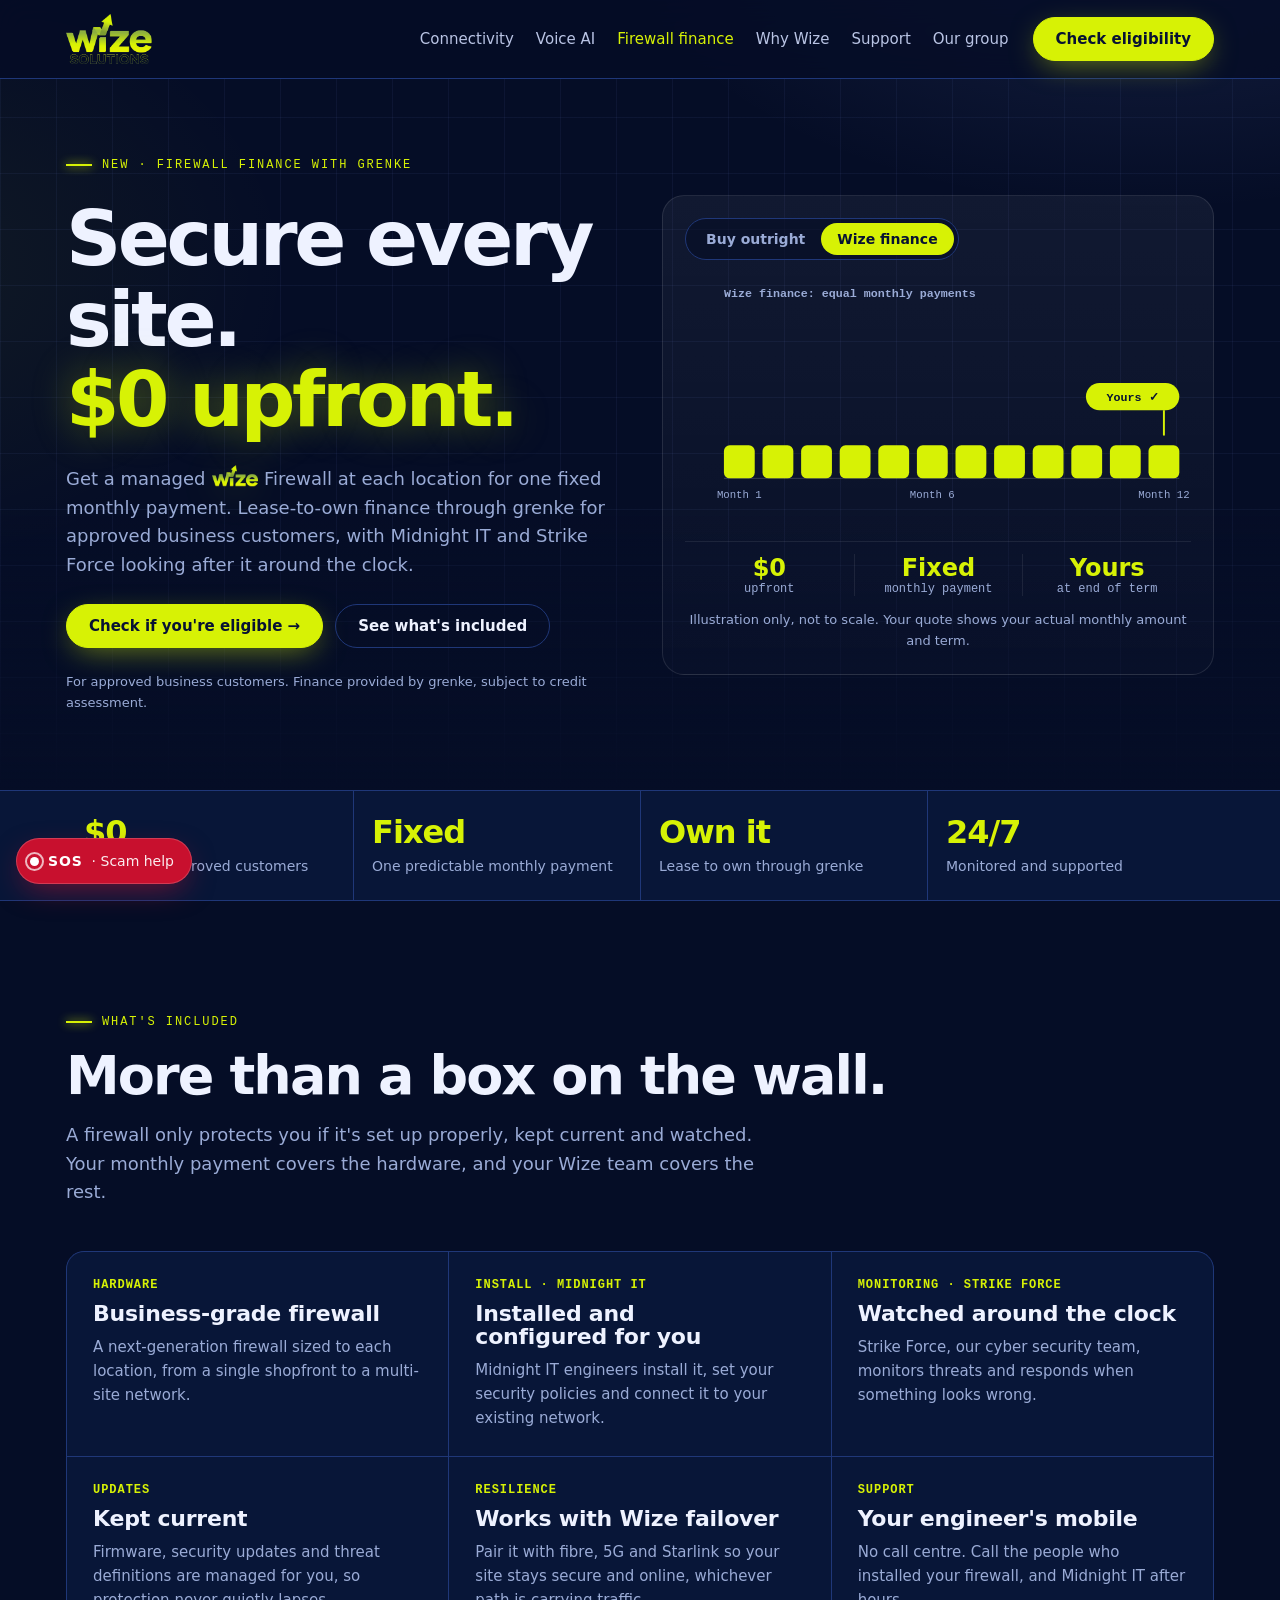
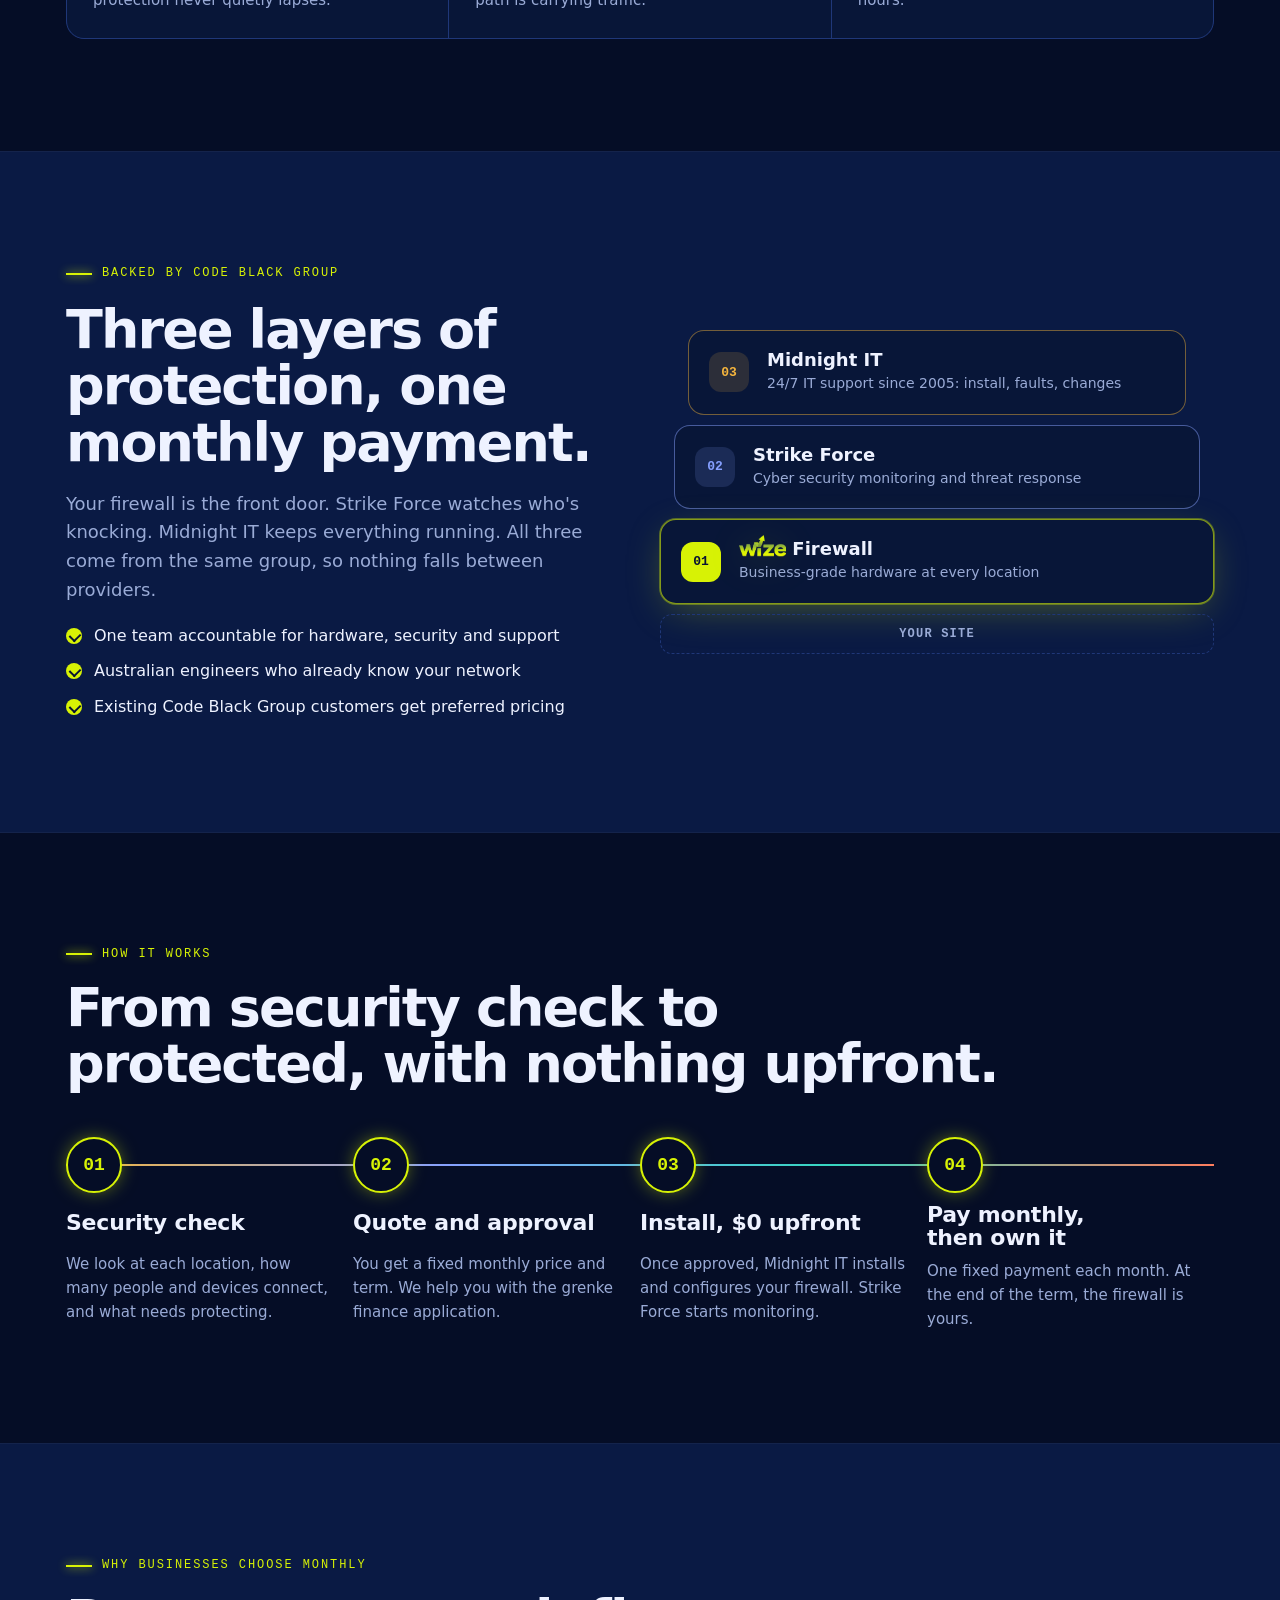
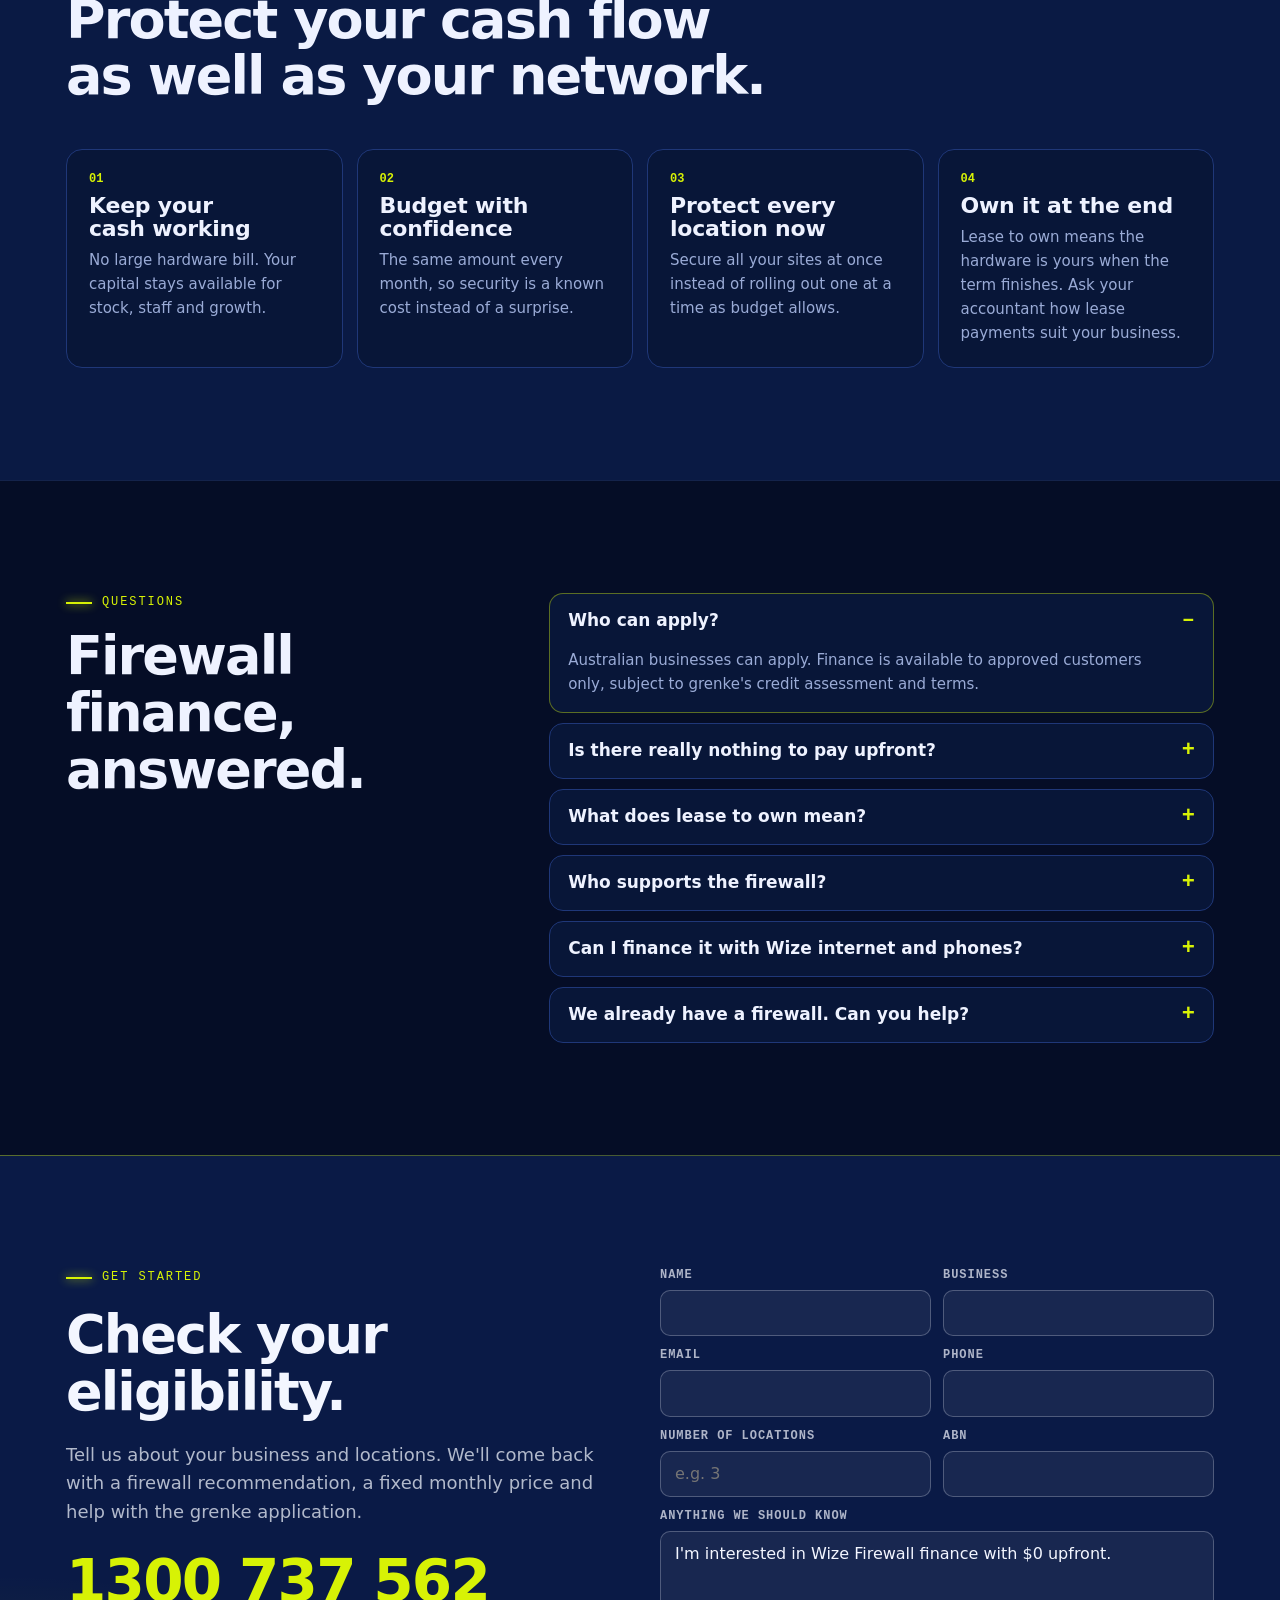
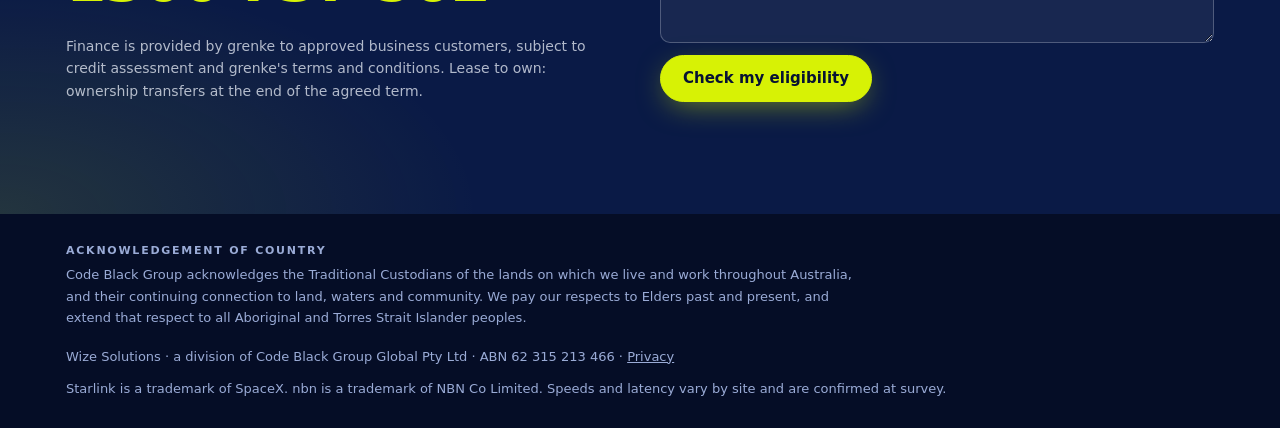
<file: firewall-finance.html>
<!doctype html>
<html lang="en-AU">
<head>
<meta charset="utf-8">
<meta name="viewport" content="width=device-width,initial-scale=1,viewport-fit=cover">
<!-- security:start -->
<meta http-equiv="Content-Security-Policy" content="default-src 'self'; script-src 'self' 'sha256-bbcRSy3j8CuS71B1im5mYsJWRyZFik40xyMlHuVNSDo='; style-src 'self' 'unsafe-inline' https://fonts.googleapis.com; font-src 'self' data: https://fonts.gstatic.com; img-src 'self' data: blob:; media-src 'self' blob:; connect-src 'self' https://golden-shield.onrender.com; worker-src 'self' blob:; frame-src 'none'; object-src 'none'; base-uri 'self'; form-action 'self' mailto:; upgrade-insecure-requests">
<meta name="referrer" content="strict-origin-when-cross-origin">
<script src="assets/guard.js"></script>
<!-- security:end -->
<meta name="description" content="Wize Firewall finance: a managed business firewall for one fixed monthly payment, $0 upfront, lease to own through grenke for approved customers. Backed by Midnight IT and Strike Force.">
<meta name="theme-color" content="#050d26">
<style>:root{padding-top:env(safe-area-inset-top,0px);padding-bottom:env(safe-area-inset-bottom,0px)}body{margin:0}img{max-width:100%}[hidden]{display:none!important}html{scroll-behavior:smooth;scroll-padding-top:84px}</style>
<title>Wize Firewall Finance</title>
<meta name="claude:viewport-fit-sides" content="cover">
<link rel="preconnect" href="https://fonts.googleapis.com">
<link rel="preconnect" href="https://fonts.gstatic.com" crossorigin>
<link rel="stylesheet" href="https://fonts.googleapis.com/css2?family=Bricolage+Grotesque:opsz,wght@12..96,500;12..96,700;12..96,800&family=Instrument+Sans:wght@400;500;600&family=JetBrains+Mono:wght@400;600&display=swap">
<style>
/* Layout: a "signal spectrum" — every technology owns one hue (fibre = light/amber, 5G = radio/cobalt,
   satellite = orbit/teal, voice AI = coral). Sections read left-to-right like paths into one network. */
:root{
  /* Wize night network: deep navy ground, lime signal, spectrum hues only for technologies */
  --bg:#050d26; --bg2:#081638; --surface:#0d1f50; --surface-2:#12296a; --sunk:#0a1a44; --ink:#eef2ff; --muted:#9aabd6; --line:#1f3778;
  --lime:#d7f205; --lime-2:#b9d400; --navy:#0a1a46; --navy-2:#132a66;
  --fibre:#f5b53d; --radio:#86a0ff; --orbit:#36d6c1; --voice:#ff7d5e; --down:#ff6b81; --ok:#d7f205;
  --accent:var(--lime); --on-accent:#071233;
  --f-display:"Bricolage Grotesque", "Avenir Next", "Segoe UI", system-ui, sans-serif;
  --f-body:"Instrument Sans", "Helvetica Neue", "Segoe UI", system-ui, sans-serif;
  --f-mono:"JetBrains Mono", ui-monospace, "SFMono-Regular", Menlo, monospace;
  --r:16px; --max:1180px; --glow:0 0 0 1px rgba(215,242,5,.35), 0 10px 40px -10px rgba(215,242,5,.35);
  color-scheme:dark;
}

*{box-sizing:border-box}
body{background:var(--bg);color:var(--ink);font-family:var(--f-body);font-size:16px;line-height:1.6;
  background-image:radial-gradient(900px 500px at 90% -10%,rgba(134,160,255,.14),transparent 60%),radial-gradient(700px 500px at -10% 30%,rgba(215,242,5,.06),transparent 60%);background-attachment:fixed}
::selection{background:var(--lime);color:var(--on-accent)}
body::before{content:"";position:fixed;inset:0 0 auto;height:env(safe-area-inset-top,0px);z-index:10;background:var(--bg)}
a{color:inherit}
.wrap{max-width:var(--max);margin:0 auto;padding-left:max(16px,env(safe-area-inset-left,0px));padding-right:max(16px,env(safe-area-inset-right,0px))}
h1,h2,h3{font-family:var(--f-display);text-wrap:balance;line-height:1.05;margin:0;letter-spacing:-.02em}
h2{font-size:clamp(30px,4.4vw,54px);font-weight:800;letter-spacing:-.035em}
h3{font-size:22px;font-weight:700;letter-spacing:-.01em}
p{margin:0}
.lede{font-size:18px;color:var(--muted);max-width:62ch}
.eyebrow{font-family:var(--f-mono);font-size:12px;letter-spacing:.16em;text-transform:uppercase;color:var(--lime);display:flex;align-items:center;gap:10px}
.eyebrow i{width:26px;height:2px;background:currentColor;display:inline-block;box-shadow:0 0 10px currentColor}
.mono{font-family:var(--f-mono);font-variant-numeric:tabular-nums}
section{padding-block:clamp(64px,9vw,112px);position:relative}
section[style*="--sunk"]{border-block:1px solid rgba(255,255,255,.04)}
.sec-head{display:grid;gap:16px;margin-bottom:44px}
:focus-visible{outline:2px solid var(--accent);outline-offset:3px;border-radius:6px}
.btn{font:600 15px var(--f-body);border-radius:999px;padding:12px 22px;border:1.5px solid var(--line);background:transparent;color:var(--ink);cursor:pointer;text-decoration:none;display:inline-flex;align-items:center;gap:8px;transition:transform .15s, background .15s}
.btn:hover{transform:translateY(-1px)}
.btn.solid{background:var(--lime);color:var(--on-accent);border-color:var(--lime);box-shadow:0 8px 30px -8px rgba(215,242,5,.55)}
.btn:not(.solid):hover{border-color:var(--lime);color:var(--lime)}
.chip{font:600 12px var(--f-mono);letter-spacing:.06em;padding:4px 10px;border-radius:999px;border:1px solid var(--line);color:var(--muted);white-space:nowrap}

/* header */
header.top{position:sticky;top:env(safe-area-inset-top,0px);z-index:9;background:rgba(5,13,38,.82);backdrop-filter:blur(14px);-webkit-backdrop-filter:blur(14px);border-bottom:1px solid var(--line)}
header.top .nav ul a{color:#b9c4e4}header.top .nav ul a:hover{color:#fff}

.nav{display:flex;align-items:center;gap:24px;padding-block:14px}
.logo{display:flex;align-items:center;gap:10px;text-decoration:none;font:800 26px var(--f-display);letter-spacing:-.04em}
.logo small{font:500 11px var(--f-mono);letter-spacing:.12em;color:var(--muted);text-transform:uppercase;margin-left:2px}
.nav ul{display:flex;gap:22px;list-style:none;margin:0 0 0 auto;padding:0}
.nav ul a{text-decoration:none;font-weight:500;font-size:15px;color:var(--muted)}
.nav ul a:hover{color:var(--ink)}
@media (max-width:860px){.nav ul{display:none}.nav .btn{margin-left:auto}}


/* animated logo */
.logo .wlogo{height:50px}
.hero-logo{height:clamp(84px,11vw,132px);margin-bottom:4px}
.wlogo{position:relative;display:inline-block;line-height:0;justify-self:start;--logo:none}
.wlogo img{display:block;height:100%;width:auto}
.wlogo .l-arrow,.wlogo .l-sub,.wlogo .l-shine{position:absolute;left:0;top:0;height:100%;width:100%}
.wlogo.anim .l-word{clip-path:inset(32% 0 21% 0);animation:wWord .9s cubic-bezier(.7,0,.2,1) both}
.wlogo.anim .l-arrow{clip-path:inset(0 0 67% 0);transform-origin:45% 33%;animation:wArrow .75s cubic-bezier(.2,1.5,.4,1) .7s both}
.wlogo.anim .l-sub{clip-path:inset(78% 0 0 0);animation:wSub .7s cubic-bezier(.6,0,.2,1) 1.1s both}
.wlogo .l-shine{pointer-events:none;-webkit-mask:var(--logo) 0 0/100% 100% no-repeat;mask:var(--logo) 0 0/100% 100% no-repeat;
  background:linear-gradient(105deg,transparent 40%,rgba(255,255,255,.85) 50%,transparent 60%) no-repeat;background-size:300% 100%;background-position:150% 0;animation:wShine 6s ease-in-out 2s infinite}
@keyframes wWord{from{clip-path:inset(32% 100% 21% 0)}to{clip-path:inset(32% 0 21% 0)}}
@keyframes wArrow{0%{opacity:0;transform:translate(-14%,40%) scale(.4) rotate(-12deg)}100%{opacity:1;transform:none}}
@keyframes wSub{from{clip-path:inset(78% 50% 0 50%);opacity:.2}to{clip-path:inset(78% 0 0 0);opacity:1}}
@keyframes wShine{0%{background-position:150% 0}28%,100%{background-position:-50% 0}}
@media (prefers-reduced-motion:reduce){.wlogo *{animation:none!important}}

/* hero */
.hero{padding-block:clamp(36px,5vw,64px) 56px;overflow:hidden;
  background:linear-gradient(rgba(5,13,38,0) 60%,var(--bg)),repeating-linear-gradient(90deg,rgba(134,160,255,.06) 0 1px,transparent 1px 56px),repeating-linear-gradient(0deg,rgba(134,160,255,.06) 0 1px,transparent 1px 56px)}
.hero-grid{display:grid;grid-template-columns:1.02fr 1fr;gap:48px;align-items:center}
.hero h1{font-size:clamp(42px,6.6vw,86px);font-weight:800;letter-spacing:-.045em}
.hero h1 .s{color:var(--lime);text-shadow:0 0 40px rgba(215,242,5,.35)}
.hero-copy{display:grid;gap:24px;min-width:0}
.hero-cta{display:flex;flex-wrap:wrap;gap:12px}
.paths-key{display:flex;flex-wrap:wrap;gap:8px}
.k{display:inline-flex;align-items:center;gap:8px;font:600 13px var(--f-mono);padding:6px 12px;border-radius:999px;background:var(--surface);border:1px solid var(--line)}
.k b{width:10px;height:10px;border-radius:50%}
@media (max-width:920px){.hero-grid{grid-template-columns:1fr}}

.net{background:linear-gradient(180deg,var(--surface),var(--bg2));border:1px solid var(--line);border-radius:22px;padding:18px;box-shadow:0 30px 80px -30px rgba(0,0,0,.8);display:grid;gap:12px;min-width:0}
.net-head{display:flex;justify-content:space-between;align-items:center;gap:10px;flex-wrap:wrap}
.net svg{width:100%;height:auto;display:block}
.status{display:flex;align-items:center;gap:8px;font:600 13px var(--f-mono)}
.dot{width:9px;height:9px;border-radius:50%;background:var(--ok);box-shadow:0 0 0 4px color-mix(in srgb,var(--ok) 22%,transparent),0 0 12px var(--ok)}
.status.warn .dot{background:var(--fibre);box-shadow:0 0 0 4px color-mix(in srgb,var(--fibre) 25%,transparent)}
.cut-row{display:flex;flex-wrap:wrap;gap:8px}
.cut{font:600 13px var(--f-body);padding:8px 12px;border-radius:10px;border:1px solid var(--line);background:var(--sunk);color:var(--ink);cursor:pointer;display:inline-flex;gap:8px;align-items:center}
.cut[aria-pressed="true"]{border-color:var(--down);color:var(--down);background:color-mix(in srgb,var(--down) 10%,var(--surface))}
.cut b{width:8px;height:8px;border-radius:50%}
.readout{display:grid;grid-template-columns:repeat(3,1fr);gap:8px}
.readout div{background:var(--sunk);border-radius:10px;padding:8px 10px;min-width:0}
.readout span{display:block;font:500 11px var(--f-mono);color:var(--muted);letter-spacing:.06em;text-transform:uppercase}
.readout strong{font:600 18px var(--f-mono);font-variant-numeric:tabular-nums}
.svg-t{font-family:var(--f-mono);font-size:12px;fill:var(--muted)}
.svg-tb{font-family:var(--f-display);font-weight:700;font-size:15px;fill:var(--ink)}

/* strip */
.strip{border-block:1px solid var(--line);background:var(--bg2)}
.strip .wrap{display:grid;grid-template-columns:repeat(4,1fr);gap:0}
.strip div.c{padding:22px 18px;border-left:1px solid var(--line);display:grid;gap:4px}
.strip div.c:first-child{border-left:0}
.strip strong{font:800 32px var(--f-display);letter-spacing:-.03em;color:var(--lime)}
.strip span{color:var(--muted);font-size:14px}
@media (max-width:760px){.strip .wrap{grid-template-columns:1fr 1fr}.strip div.c:nth-child(3){border-left:0}.strip div.c{border-top:1px solid var(--line)}.strip div.c:nth-child(-n+2){border-top:0}}

/* video */
.theatre{display:grid;grid-template-columns:1fr 300px;gap:20px;align-items:start}
@media (max-width:900px){.theatre{grid-template-columns:1fr}}
.player{background:#040a1e;box-shadow:0 30px 80px -30px rgba(0,0,0,.9);border:1px solid var(--line);border-radius:20px;overflow:hidden;position:relative;color:#e9eef7;min-width:0}
.stage{aspect-ratio:16/9;max-width:100%;position:relative}
.stage svg{position:absolute;inset:0;width:100%;height:100%}
.caption{position:static;min-height:4.6em;padding:14px 20px;background:#081433;border-top:1px solid var(--line);font:500 clamp(14px,1.8vw,19px)/1.45 var(--f-body);text-wrap:balance}
.big-play{position:absolute;left:0;right:0;top:0;aspect-ratio:16/9;display:grid;place-items:center;background:rgba(5,8,15,.35);border:0;cursor:pointer;color:#fff}
.big-play span{width:84px;height:84px;border-radius:50%;background:var(--lime);color:var(--on-accent);display:grid;place-items:center;box-shadow:0 10px 40px rgba(0,0,0,.4)}
.controls{display:flex;align-items:center;gap:12px;padding:12px 16px;background:#081433;font:500 13px var(--f-mono)}
.controls button{background:none;border:0;color:#e9eef7;cursor:pointer;padding:4px;display:grid;place-items:center}
.bar{flex:1;height:6px;border-radius:6px;background:#22304a;position:relative;cursor:pointer;display:flex;gap:3px;overflow:hidden}
.bar i{flex:1;background:#22304a;position:relative;border-radius:2px;overflow:hidden}
.bar i b{position:absolute;inset:0;width:0;background:var(--lime)}
.vlist{display:grid;gap:10px}
.vitem{display:grid;grid-template-columns:112px 1fr;gap:12px;text-align:left;background:var(--bg2);border:1px solid var(--line);border-radius:14px;padding:10px;cursor:pointer;color:var(--ink);font:inherit;align-items:center}
.vitem[aria-current="true"]{border-color:var(--lime);box-shadow:inset 0 0 0 1px var(--lime)}
.vthumb{aspect-ratio:16/10;border-radius:9px;background:#0b111f;display:grid;place-items:center;overflow:hidden}
.vitem strong{display:block;font:700 15px/1.25 var(--f-display)}
.vitem span{font:500 12px var(--f-mono);color:var(--muted)}
.vnote{font-size:13px;color:var(--muted);padding:4px 2px}

/* scene animations */
@keyframes flow{to{stroke-dashoffset:-40}}
@keyframes pop{from{opacity:0;scale:.85}to{opacity:1;scale:1}}
@keyframes rise{from{opacity:0;translate:0 14px}to{opacity:1;translate:0 0}}
@keyframes blink{50%{opacity:.25}}
@keyframes wave{0%,100%{transform:scaleY(.3)}50%{transform:scaleY(1)}}
@keyframes orbit{to{transform:rotate(360deg)}}
.flow{stroke-dasharray:6 14;animation:flow 1s linear infinite}
.pop{animation:pop .6s cubic-bezier(.2,.8,.2,1.2) both;transform-box:fill-box;transform-origin:center}
.rise{animation:rise .7s ease-out both}
.d1{animation-delay:.4s}.d2{animation-delay:.9s}.d3{animation-delay:1.4s}.d4{animation-delay:1.9s}.d5{animation-delay:2.4s}
.blink{animation:blink 1s steps(2) infinite}
.wv{transform-box:fill-box;transform-origin:center;animation:wave .9s ease-in-out infinite}
@media (prefers-reduced-motion:reduce){.flow,.pop,.rise,.blink,.wv,.spin{animation:none!important}}

/* spectrum infographic */
.spec{display:grid;grid-template-columns:repeat(3,1fr);gap:16px}
@media (max-width:900px){.spec{grid-template-columns:1fr}}
.tech{background:linear-gradient(180deg,var(--surface),var(--bg2));border:1px solid var(--line);border-radius:var(--r);padding:24px;transition:border-color .2s,transform .2s;display:grid;gap:14px;align-content:start;position:relative;overflow:hidden}
.tech::before{content:"";position:absolute;left:0;top:0;right:0;height:3px;background:var(--c);box-shadow:0 0 18px var(--c)}
.tech:hover{border-color:var(--c);transform:translateY(-3px)}
.tech .tag{font:600 12px var(--f-mono);color:var(--c);letter-spacing:.1em;text-transform:uppercase}
.tech p{color:var(--muted);font-size:15px}
.tech ul{margin:0;padding-left:18px;font-size:15px;display:grid;gap:4px}
.tech .ico{width:52px;height:52px}
.chart-card{margin-top:22px;background:var(--bg2);border:1px solid var(--line);border-radius:var(--r);padding:22px;display:grid;gap:12px}
.chart-tabs{display:flex;gap:6px;flex-wrap:wrap}
.chart-tabs button{font:600 13px var(--f-body);border:1px solid var(--line);background:var(--sunk);color:var(--muted);padding:7px 12px;border-radius:999px;cursor:pointer}
.chart-tabs button[aria-selected="true"]{background:var(--lime);color:var(--on-accent);border-color:var(--lime)}
.chart-wrap{overflow-x:auto}
.chart-wrap svg{width:100%;min-width:560px;height:auto;display:block}
.fine{font-size:13px;color:var(--muted)}

/* finder */
.finder{display:grid;grid-template-columns:1fr 1.1fr;gap:20px}
@media (max-width:900px){.finder{grid-template-columns:1fr}}
.panel{background:var(--bg2);border:1px solid var(--line);border-radius:18px;padding:24px;display:grid;gap:22px;align-content:start;min-width:0}
fieldset{border:0;margin:0;padding:0;display:grid;gap:10px}
legend{font:600 13px var(--f-mono);letter-spacing:.08em;text-transform:uppercase;color:var(--muted);margin-bottom:10px;padding:0}
.opts{display:flex;flex-wrap:wrap;gap:8px}
.opts label{cursor:pointer}
.opts input{position:absolute;opacity:0;pointer-events:none}
.opts span{display:inline-block;padding:9px 14px;border-radius:10px;border:1px solid var(--line);background:var(--sunk);font-weight:500;font-size:15px}
.opts input:checked+span{background:var(--lime);color:var(--on-accent);border-color:var(--lime);font-weight:600}
.opts input:focus-visible+span{outline:2px solid var(--accent);outline-offset:2px}
.range-row{display:flex;align-items:center;gap:14px}
.range-row input{flex:1;accent-color:var(--lime)}
.result{background:linear-gradient(160deg,var(--surface-2),var(--navy) 70%);border-color:rgba(215,242,5,.45);box-shadow:var(--glow)}

.stack{display:grid;gap:10px}
.slot{display:grid;grid-template-columns:110px 1fr;gap:14px;align-items:center;padding:14px;border-radius:12px;background:rgba(5,13,38,.45);border:1px solid var(--line)}
.slot span{font:600 11px var(--f-mono);letter-spacing:.1em;text-transform:uppercase;opacity:.7}
.slot strong{font:700 18px/1.25 var(--f-display);display:flex;align-items:center;gap:10px}
.slot strong b{width:10px;height:10px;border-radius:50%;flex:none}
.slot em{display:block;font-style:normal;font-size:14px;opacity:.75;margin-top:2px}
.why{margin:0;padding-left:18px;display:grid;gap:6px;font-size:15px;opacity:.9}
.result .btn{border-color:var(--lime);color:var(--lime)}
@media (max-width:480px){.slot{grid-template-columns:1fr;gap:4px}}

/* voice */
.voice-grid{display:grid;grid-template-columns:1.25fr 1fr;gap:20px}
@media (max-width:960px){.voice-grid{grid-template-columns:1fr}}
.flowcard{background:var(--bg2);border:1px solid var(--line);border-radius:18px;padding:18px;min-width:0}
.flowcard .chart-wrap svg{min-width:520px}
.call{background:var(--bg2);border:1px solid var(--line);border-radius:18px;padding:20px;display:grid;gap:14px;align-content:start;min-width:0}
.call-head{display:flex;justify-content:space-between;align-items:center;gap:10px}
.transcript{display:grid;gap:10px;min-height:290px;align-content:start}
.msg{max-width:88%;padding:10px 14px;border-radius:14px;font-size:15px;line-height:1.45;animation:rise .4s ease-out both}
.msg.ai{background:color-mix(in srgb,var(--voice) 12%,var(--surface));border:1px solid color-mix(in srgb,var(--voice) 30%,var(--line))}
.msg.caller{background:var(--sunk);justify-self:end}
.msg.sys{max-width:100%;font:500 12px var(--f-mono);color:var(--ok);background:none;padding:2px 0}
.msg small{display:block;font:600 11px var(--f-mono);letter-spacing:.08em;text-transform:uppercase;color:var(--muted);margin-bottom:2px}
.feat{display:grid;grid-template-columns:repeat(4,1fr);gap:14px;margin-top:20px}
@media (max-width:960px){.feat{grid-template-columns:1fr 1fr}}
@media (max-width:520px){.feat{grid-template-columns:1fr}}
.feat div{padding:18px;border-top:2px solid var(--voice);background:var(--bg2);border-radius:0 0 12px 12px;display:grid;gap:6px}
.feat strong{font:700 17px var(--f-display)}
.feat p{font-size:14px;color:var(--muted)}

/* compare */
.cmp-wrap{overflow-x:auto;border:1px solid var(--line);border-radius:16px;background:var(--bg2)}
table{border-collapse:collapse;width:100%;min-width:760px;font-size:15px}
th,td{padding:14px 16px;text-align:left;border-bottom:1px solid var(--line);vertical-align:top}
thead th{font:600 12px var(--f-mono);letter-spacing:.08em;text-transform:uppercase;color:var(--muted);background:var(--sunk)}
thead th.us{color:var(--on-accent);background:var(--lime)}
td.us{background:rgba(215,242,5,.06);font-weight:600}
tbody tr:last-child td{border-bottom:0}
.y,.n,.p{font:600 13px var(--f-mono);display:inline-flex;gap:6px;align-items:baseline}
.y{color:var(--ok)}.n{color:var(--down)}.p{color:var(--fibre)}
td span.sub{display:block;font-weight:400;font-size:13px;color:var(--muted)}

/* steps */
.steps{display:grid;grid-template-columns:repeat(4,1fr);gap:0;position:relative}
.steps::before{content:"";position:absolute;left:0;right:0;top:27px;height:2px;background:linear-gradient(90deg,var(--fibre),var(--radio),var(--orbit),var(--voice))}
.step{display:grid;gap:10px;padding-right:20px;position:relative}
.step .n{width:56px;height:56px;border-radius:50%;display:grid;place-items:center;background:var(--bg);border:2px solid var(--lime);font:700 18px var(--f-mono);color:var(--lime);box-shadow:0 0 20px -4px rgba(215,242,5,.6)}
.step p{color:var(--muted);font-size:15px}
@media (max-width:820px){.steps{grid-template-columns:1fr;gap:26px}.steps::before{left:27px;right:auto;top:0;bottom:0;width:2px;height:auto;background:linear-gradient(var(--fibre),var(--radio),var(--orbit),var(--voice))}.step{grid-template-columns:56px 1fr;column-gap:18px}.step .n{grid-row:span 2}}

/* family */
.family{display:grid;grid-template-columns:repeat(3,1fr);gap:14px}
@media (max-width:860px){.family{grid-template-columns:1fr}}
.fam{padding:22px;border:1px solid var(--line);border-radius:var(--r);background:var(--surface);display:grid;gap:8px}
.fam .chip{justify-self:start}
.fam p{color:var(--muted);font-size:15px}


/* why */
.diff{display:grid;grid-template-columns:repeat(3,1fr);gap:1px;background:var(--line);border:1px solid var(--line);border-radius:18px;overflow:hidden}
@media (max-width:900px){.diff{grid-template-columns:1fr 1fr}}
@media (max-width:560px){.diff{grid-template-columns:1fr}}
.diff article{background:var(--bg2);transition:background .2s;padding:26px;display:grid;gap:10px;align-content:start}
.diff .tag{font:600 12px var(--f-mono);letter-spacing:.08em;text-transform:uppercase;color:var(--lime)}
.diff article:hover{background:var(--surface)}
.diff p{color:var(--muted);font-size:15px}
/* support */
.lanes-card{background:var(--bg2);border:1px solid var(--line);border-radius:18px;padding:22px;display:grid;gap:12px}
.lanes-card .chart-wrap svg{min-width:680px}
.team{display:grid;grid-template-columns:repeat(4,1fr);gap:14px;margin-top:18px}
@media (max-width:1000px){.team{grid-template-columns:1fr 1fr}}
@media (max-width:560px){.team{grid-template-columns:1fr}}
.who{background:var(--bg2);border:1px solid var(--line);border-radius:14px;padding:16px;display:grid;grid-template-columns:44px 1fr;gap:4px 12px;align-items:center}
.who strong{display:block;font:700 16px/1.25 var(--f-display)}
.who span:not(.avatar){font-size:13px;color:var(--muted)}
.who em{grid-column:2;font:600 12px var(--f-mono);font-style:normal;color:var(--ok);letter-spacing:.04em}
.avatar{width:44px;height:44px;border-radius:50%;display:grid;place-items:center;font:700 14px var(--f-mono);color:var(--on-accent);background:var(--c);grid-row:span 2}
/* infra */
.infra{display:grid;grid-template-columns:1fr 1fr;gap:36px;align-items:center}
@media (max-width:900px){.infra{grid-template-columns:1fr}}
.infra-panels{display:grid;gap:14px;min-width:0}
.ipanel{background:var(--bg2);border:1px solid var(--line);border-radius:16px;padding:16px;display:grid;gap:8px}
.ipanel.us{border-color:rgba(215,242,5,.5);box-shadow:var(--glow)}
.ipanel .chip{justify-self:start}
.ipanel svg{width:100%;height:auto;display:block}
.ticks{list-style:none;margin:0;padding:0;display:grid;gap:10px}
.ticks li{padding-left:28px;position:relative}
.ticks li::before{content:"";position:absolute;left:0;top:5px;width:16px;height:16px;border-radius:50%;background:var(--ok)}
.ticks li::after{content:"";position:absolute;left:5px;top:8px;width:6px;height:8px;border:solid var(--on-accent);border-width:0 2px 2px 0;transform:rotate(45deg)}
table.cmp2{min-width:620px}
table.cmp2 td:first-child{width:22%}
/* group */
.group-grid{display:grid;grid-template-columns:1fr 1.05fr;gap:36px;align-items:center}
@media (max-width:900px){.group-grid{grid-template-columns:1fr}}
.hub-wrap svg{min-width:460px}


/* header / mobile menu */
.logo .wlogo{transition:opacity .35s, transform .35s}
header.top:not(.scrolled) .logo .wlogo{opacity:0;transform:translateY(-6px);pointer-events:none}
.menu-btn{display:none;width:44px;height:44px;border-radius:12px;border:1px solid var(--line);background:var(--bg2);cursor:pointer;flex-direction:column;justify-content:center;align-items:center;gap:5px;margin-left:auto}
.menu-btn span{width:20px;height:2px;background:var(--ink);border-radius:2px;transition:transform .25s,opacity .25s}
.menu-btn[aria-expanded="true"] span:nth-child(1){transform:translateY(7px) rotate(45deg)}
.menu-btn[aria-expanded="true"] span:nth-child(2){opacity:0}
.menu-btn[aria-expanded="true"] span:nth-child(3){transform:translateY(-7px) rotate(-45deg)}
.mobile-menu{display:grid;gap:2px;padding:8px max(16px,env(safe-area-inset-right,0px)) 18px max(16px,env(safe-area-inset-left,0px));border-top:1px solid var(--line)}
.mobile-menu a:not(.btn){padding:13px 4px;font:600 18px var(--f-display);text-decoration:none;border-bottom:1px solid var(--line)}
.mobile-menu .btn{margin-top:14px;justify-content:center}
@media (max-width:860px){.menu-btn{display:flex}.nav .nav-cta{display:none}}
@media (min-width:861px){.mobile-menu{display:none!important}}
.sr{position:absolute;width:1px;height:1px;overflow:hidden;clip:rect(0 0 0 0);white-space:nowrap}
/* hero brand */
.hero-brand{position:relative;justify-self:start;padding:6px 0 2px}
.hero-brand::before{content:"";position:absolute;inset:-30% -25% -30% -20%;background:radial-gradient(closest-side,rgba(215,242,5,.22),rgba(215,242,5,.06) 55%,transparent 75%);filter:blur(6px);z-index:-1;animation:halo 5s ease-in-out infinite}
@keyframes halo{50%{opacity:.6;transform:scale(1.05)}}
.hero-logo{height:clamp(104px,13vw,168px);filter:drop-shadow(0 6px 24px rgba(0,0,0,.45))}
.hero-copy{isolation:isolate}
/* nbn */
.nbn-sec{padding-block:clamp(56px,7vw,88px)}
.nbn-grid{display:grid;grid-template-columns:1fr 1fr;gap:32px;align-items:center}
@media (max-width:900px){.nbn-grid{grid-template-columns:1fr}}
.nbn-form{display:grid;gap:8px}
.nbn-input{display:flex;align-items:center;gap:10px;padding:6px 6px 6px 16px;border-radius:999px;background:var(--bg2);border:1.5px solid var(--line);transition:border-color .2s,box-shadow .2s}
.nbn-input:focus-within{border-color:var(--lime);box-shadow:var(--glow)}
.nbn-input svg{color:var(--lime);flex:none}
.nbn-input input{flex:1;min-width:0;background:none;border:0;color:var(--ink);font:500 16px var(--f-body);padding:10px 0;outline:none}
.nbn-input .btn{padding:11px 22px}
.nbn-result{background:linear-gradient(160deg,var(--surface),var(--bg2));border:1px solid var(--line);border-radius:20px;padding:22px;min-height:300px;display:grid;min-width:0}
.nbn-empty{display:grid;place-items:center;align-content:center;gap:8px;text-align:center;color:var(--muted)}
.nbn-empty strong{color:var(--ink);font:700 18px var(--f-display)}
.nbn-empty span{font:500 12px var(--f-mono);letter-spacing:.06em}
.nbn-radar{width:120px;height:120px;position:relative;margin-bottom:10px}
.nbn-radar i{position:absolute;inset:0;border:1px solid rgba(215,242,5,.35);border-radius:50%;animation:ping 3s ease-out infinite}
.nbn-radar i:nth-child(2){animation-delay:1s}.nbn-radar i:nth-child(3){animation-delay:2s}
.nbn-radar b{position:absolute;left:50%;top:50%;width:14px;height:14px;margin:-7px 0 0 -7px;border-radius:50%;background:var(--lime);box-shadow:0 0 18px var(--lime)}
@keyframes ping{from{transform:scale(.2);opacity:1}to{transform:scale(1);opacity:0}}
.nbn-out{display:grid;gap:14px;align-content:start}
.nbn-head{display:flex;justify-content:space-between;gap:10px;align-items:flex-start;flex-wrap:wrap}
.nbn-head strong{font:700 17px/1.3 var(--f-display);display:block}
.nbn-head span{font-size:13px;color:var(--muted)}
.nbn-tag{font:700 11px var(--f-mono);letter-spacing:.08em;padding:4px 9px;border-radius:999px;background:rgba(245,181,61,.15);color:var(--fibre);border:1px solid rgba(245,181,61,.4);white-space:nowrap}
.nbn-rows{display:grid;gap:8px}
.nbn-row{display:grid;grid-template-columns:22px 1fr auto;gap:10px;align-items:center;padding:11px 12px;border-radius:12px;background:rgba(5,13,38,.5);border:1px solid var(--line)}
.nbn-row b{width:10px;height:10px;border-radius:50%;justify-self:center}
.nbn-row div{min-width:0}
.nbn-row strong{display:block;font-size:15px}
.nbn-row span{font-size:13px;color:var(--muted)}
.nbn-row em{font:600 12px var(--f-mono);font-style:normal;color:var(--lime);text-align:right}
.nbn-out .btn{justify-self:start}
.nbn-skel{height:14px;border-radius:7px;background:linear-gradient(90deg,var(--surface),var(--surface-2),var(--surface));background-size:200% 100%;animation:sk 1.1s linear infinite}
@keyframes sk{to{background-position:-200% 0}}
/* mobile alternates */
.lanes-mobile,.hub-mobile{display:none}
.lanes-mobile ol{margin:8px 0 0;padding-left:22px;display:grid;gap:6px;font-size:15px}
.lm-h{font:700 12px var(--f-mono);letter-spacing:.06em;text-transform:uppercase}
.lm-h.bad{color:var(--down)}.lm-h.good{color:var(--lime)}
.lanes-mobile>div{padding:14px;border-radius:12px;background:rgba(5,13,38,.5);border:1px solid var(--line)}
.hm-core{justify-self:center;padding:14px 22px;border-radius:999px;background:var(--navy);border:1px solid var(--lime);font:800 17px var(--f-display);text-align:center}
.hub-mobile{gap:14px}
.hm-grid{display:grid;grid-template-columns:1fr 1fr;gap:10px}
.hm-grid div{padding:12px;border-radius:12px;background:var(--bg2);border:1px solid var(--line);display:grid;gap:2px}
.hm-grid div.on{border-color:var(--lime);background:var(--navy)}
.hm-grid b{font:700 15px var(--f-display)}.hm-grid div.on b{color:var(--lime)}
.hm-grid span{font-size:12px;color:var(--muted)}
.swipe{display:none;font:600 11px var(--f-mono);letter-spacing:.08em;color:var(--muted);text-transform:uppercase}
@media (max-width:720px){
  .lanes-card .chart-wrap{display:none}.lanes-mobile{display:grid;gap:12px}
  .hub-wrap{display:none}.hub-mobile{display:grid}
  .swipe{display:block}
  h2{font-size:clamp(28px,8vw,36px)}
  .lede{font-size:16px}
  section{padding-block:56px}
  .sec-head{margin-bottom:28px}
  .hero{padding-top:24px}
  .hero h1{font-size:clamp(40px,12vw,54px)}
  .hero-cta .btn{flex:1 1 100%;justify-content:center}
  .net{padding:14px;border-radius:18px}
  .readout strong{font-size:16px}
  .tech,.panel,.call,.flowcard,.chart-card,.lanes-card,.nbn-result{padding:18px}
  .diff article{padding:20px}
  .nbn-input{flex-wrap:wrap;border-radius:16px;padding:10px 12px}
  .nbn-input input{flex:1 1 calc(100% - 40px)}
  .nbn-input .btn{flex:1 1 100%;justify-content:center}
  .contact .wrap{gap:28px}
  .phone{font-size:40px}
  .controls{gap:8px;padding:10px 12px}
  .caption{font-size:13px;padding:12px 14px 10px}
  footer .wrap{flex-direction:column}
}

@media (max-width:720px){
  .nbn-row{grid-template-columns:18px 1fr}
  .nbn-row em{grid-column:2;text-align:left}
  .cmp-wrap{overflow:visible;border:0;background:none}
  table.cmp2{min-width:0;display:block}
  table.cmp2 thead{display:none}
  table.cmp2 tbody{display:grid;gap:12px}
  table.cmp2 tr{display:grid;border:1px solid var(--line);border-radius:14px;overflow:hidden;background:var(--bg2)}
  table.cmp2 td{display:block;width:auto!important;border-bottom:1px solid var(--line)}
  table.cmp2 td:last-child{border-bottom:0}
  table.cmp2 td:first-child{background:var(--surface)}
  table.cmp2 td[data-label]::before{content:attr(data-label);display:block;font:700 11px var(--f-mono);letter-spacing:.08em;text-transform:uppercase;margin-bottom:4px;color:var(--muted)}
  table.cmp2 td.us[data-label]::before{color:var(--lime)}
}
@media (max-width:420px){.strip strong{font-size:26px}.strip div.c{padding:16px 12px}}


/* review fixes */
.chart-card .chart-wrap svg{max-width:900px}
.finder{align-items:start}
.voice-grid{align-items:stretch}
.cflow{list-style:none;margin:14px 0 0;padding:0;display:grid;gap:10px;position:relative}
.cf-step{display:grid;grid-template-columns:36px 1fr auto;gap:12px;align-items:center;padding:12px 14px;border-radius:14px;background:rgba(5,13,38,.55);border:1px solid var(--line)}
.cf-step strong{display:block;font:700 16px/1.3 var(--f-display)}
.cf-step span:not(.cf-n):not(.cf-wave){font-size:14px;color:var(--muted)}
.cf-n{width:32px;height:32px;border-radius:50%;display:grid;place-items:center;font:700 13px var(--f-mono);background:var(--surface-2);color:var(--ink)}
.cf-ai{border-color:rgba(255,125,94,.55);background:linear-gradient(90deg,rgba(255,125,94,.12),rgba(5,13,38,.55))}
.cf-ai .cf-n{background:var(--voice);color:var(--on-accent)}
.cf-end{border-color:rgba(215,242,5,.5);background:linear-gradient(90deg,rgba(215,242,5,.12),rgba(5,13,38,.55))}
.cf-end .cf-n{background:var(--lime);color:var(--on-accent)}
.cf-wave{display:flex;gap:3px;align-items:center;height:22px}
.cf-wave i{width:3px;height:100%;border-radius:2px;background:var(--voice);transform-origin:center;animation:wave .9s ease-in-out infinite}
.cf-wave i:nth-child(2){animation-delay:.12s}.cf-wave i:nth-child(3){animation-delay:.24s}.cf-wave i:nth-child(4){animation-delay:.36s}.cf-wave i:nth-child(5){animation-delay:.48s}
.cf-branch{display:grid;grid-template-columns:repeat(3,1fr);gap:8px;padding-left:24px;border-left:2px dashed var(--line);margin-left:16px}
.cf-branch div{padding:11px 12px;border-radius:12px;background:var(--bg2);border:1px solid var(--line);border-top:3px solid var(--c);display:grid;gap:2px;min-width:0}
.cf-branch strong{font:700 15px var(--f-display)}
.cf-branch span{font-size:13px;color:var(--muted)}
.cf-urgent{margin-left:16px;padding:8px 12px 8px 24px;border-left:2px dashed var(--line);font-size:14px;color:var(--muted)}
.cf-urgent b{color:var(--down);font-family:var(--f-mono);font-size:12px;letter-spacing:.06em;text-transform:uppercase;margin-right:4px}
.call{grid-template-rows:auto 1fr auto auto}
.transcript{min-height:0}
.call-note{margin-top:-4px}
.ichain{display:flex;align-items:center;gap:0;flex-wrap:nowrap;margin:18px 0 6px}
.inode{flex:none;padding:12px 14px;border-radius:12px;background:var(--sunk);border:1px solid var(--line);font:600 14px var(--f-body);text-align:center;line-height:1.25}
.inode.big{flex:1;border:2px solid var(--lime);background:rgba(215,242,5,.08);display:grid;gap:2px}
.inode.big strong{font:700 16px var(--f-display)}
.inode.big em{font:500 12px var(--f-mono);font-style:normal;color:var(--muted)}
.ilink{flex:1;min-width:18px;height:2px;background:var(--muted);position:relative;display:grid;place-items:center}
.ilink.good{background:var(--fibre);height:4px;max-width:60px}
.ilink.bad{background:repeating-linear-gradient(90deg,var(--down) 0 5px,transparent 5px 10px)}
.ilink b{font-size:13px;width:26px;height:26px;border-radius:50%;display:grid;place-items:center;background:var(--bg2);border:2px solid var(--down);filter:grayscale(.2)}
.icap{font:500 13px var(--f-mono);color:var(--muted);text-align:center}
.ipanel{padding:18px;gap:4px}
.vthumb svg{display:block;width:100%;height:100%}
@media (max-width:960px){.cf-branch{grid-template-columns:1fr}}
@media (max-width:720px){
  .cf-step{grid-template-columns:32px 1fr}.cf-wave{display:none}
  .ichain{flex-wrap:wrap;row-gap:8px}
  .inode{font-size:13px;padding:10px 11px}
  .hm-grid{grid-template-columns:1fr 1fr}
}
@media (max-width:420px){.hm-grid{grid-template-columns:1fr 1fr}}
@media (max-width:359px){.hm-grid{grid-template-columns:1fr}}

.flowcard{display:grid;grid-template-rows:auto 1fr}
.flowcard .cflow{align-content:center}
.ilink.bad{min-width:40px}
@media (max-width:720px){
  .ichain{flex-direction:column;align-items:stretch;flex-wrap:nowrap}
  .ichain .inode{flex:none}
  .ilink,.ilink.good,.ilink.bad{flex:none;width:2px;min-width:0;max-width:none;height:22px;align-self:center}
  .ilink.good{width:4px}
  .ilink.bad{height:40px;background:repeating-linear-gradient(180deg,var(--down) 0 5px,transparent 5px 10px)}
}
.ipanel .chip{white-space:normal;line-height:1.4}

/* Wize wordmark inside headings: letters sit on the baseline, arrow rises above */
h2:has(.wz){line-height:1.22;padding-top:.28em}
.wz{display:inline-block;height:1.16em;aspect-ratio:560/252;vertical-align:baseline;margin:-.5em .02em 0 .02em;
  background:url("[data-uri]") left bottom/contain no-repeat;transform:translateY(.07em);filter:drop-shadow(0 4px 18px rgba(215,242,5,.18))}

/* hero diagram */
.edge-pulse{transform-box:fill-box;transform-origin:center;animation:edgePulse 2.4s ease-out infinite}
@keyframes edgePulse{from{transform:scale(1);opacity:.9}to{transform:scale(2.2);opacity:0}}
@media (max-width:720px){.readout span{font-size:10px;letter-spacing:.04em}}

/* modern, frameless hero diagram */
.net{background:none!important;border:0!important;box-shadow:none!important;padding:0!important;gap:14px;position:relative;isolation:isolate}
.net::before{content:"";position:absolute;inset:6% -8% 22% -8%;z-index:-1;background:radial-gradient(closest-side,rgba(134,160,255,.16),rgba(54,214,193,.06) 55%,transparent 75%);filter:blur(10px)}
.net-head{padding-inline:4px}
.net-hint{font:500 12px var(--f-mono);color:var(--muted);letter-spacing:.04em}
.nlab{font:500 11.5px var(--f-mono);fill:var(--muted)}
.nlab.strong{font:700 14px var(--f-display);fill:var(--ink)}
.nlab.lime{font:600 11.5px var(--f-mono);fill:var(--lime)}
.nlab.dim{fill:#7f8fb8;font-size:10.5px;letter-spacing:.06em}
.edge-spin{transform-box:fill-box;transform-origin:center;animation:spin 14s linear infinite}
@keyframes spin{to{transform:rotate(360deg)}}
.cut-row{justify-content:center;gap:8px}
.cut{border-radius:999px;background:rgba(255,255,255,.04);border:1px solid rgba(255,255,255,.12);padding:8px 14px;backdrop-filter:blur(6px);transition:border-color .2s,background .2s}
.cut:hover{border-color:rgba(255,255,255,.3);background:rgba(255,255,255,.07)}
.cut[aria-pressed="true"]{background:rgba(255,107,129,.1);border-color:rgba(255,107,129,.6)}
.readout{gap:0;border-top:1px solid rgba(255,255,255,.08);padding-top:12px}
.readout div{background:none!important;border-radius:0;padding:2px 14px;border-left:1px solid rgba(255,255,255,.08);text-align:center}
.readout div:first-child{border-left:0}
.readout strong{font-size:20px;color:var(--ink)}
@media (max-width:720px){.net-hint{display:none}.readout div{padding:2px 6px}}
@media (prefers-reduced-motion:reduce){.edge-spin,.edge-pulse{animation:none}}

.hero-grid{grid-template-columns:1fr 1.08fr}
.cut-cap{text-align:center;font:500 12px var(--f-mono);color:var(--muted);letter-spacing:.04em;margin-bottom:-4px}
@media (max-width:920px){.hero-grid{grid-template-columns:1fr}}
@media (max-width:600px){
  .nlab{font-size:15px}.nlab.strong{font-size:17px}.nlab.lime{font-size:14px;transform:translate(10px,20px)}
  .nlab.dim{font-size:13px}#netSvg .nlab.sub,#netSvg .nodelab{display:none}
}

/* ===== Firewall finance ===== */
.nav-new{color:var(--lime)!important}
.new-tag{font:700 10px var(--f-mono);font-style:normal;letter-spacing:.08em;text-transform:uppercase;background:var(--lime);color:var(--on-accent);padding:2px 6px;border-radius:999px;margin-left:6px;vertical-align:middle}
.lime{color:var(--lime)}
.fin-teaser{padding-block:clamp(48px,6vw,80px)}
.ft-card{display:grid;grid-template-columns:1.3fr 1fr;gap:32px;align-items:center;padding:clamp(24px,4vw,44px);border-radius:24px;
  background:radial-gradient(600px 300px at 100% 0%,rgba(215,242,5,.14),transparent 60%),linear-gradient(160deg,var(--surface-2),var(--navy));border:1px solid rgba(215,242,5,.35);box-shadow:var(--glow)}
.ft-copy{display:grid;gap:16px;min-width:0}
.ft-badges{display:grid;grid-template-columns:repeat(3,1fr);gap:10px}
.ft-zero{grid-column:1/-1;display:flex;align-items:baseline;gap:12px;justify-content:center;padding:18px;border-radius:18px;background:rgba(5,13,38,.5);border:1px solid var(--line)}
.ft-zero strong{font:800 clamp(64px,8vw,104px)/1 var(--f-display);color:var(--lime);letter-spacing:-.05em;text-shadow:0 0 40px rgba(215,242,5,.35)}
.ft-zero span{font:600 16px var(--f-mono);color:var(--muted);text-transform:uppercase;letter-spacing:.1em}
.ft-mini{padding:14px 10px;border-radius:14px;background:rgba(5,13,38,.5);border:1px solid var(--line);text-align:center;display:grid;gap:2px}
.ft-mini b{font:800 20px var(--f-display)}
.ft-mini span{font:500 12px var(--f-mono);color:var(--muted)}
@media (max-width:900px){.ft-card{grid-template-columns:1fr}}
.fin-hero{padding-block:clamp(40px,6vw,80px)}
.fin-hero-grid{display:grid;grid-template-columns:1fr 1fr;gap:44px;align-items:center}
@media (max-width:920px){.fin-hero-grid{grid-template-columns:1fr}}
.cashflow{margin:0;display:grid;gap:14px;padding:22px;border-radius:22px;background:linear-gradient(180deg,rgba(255,255,255,.05),rgba(255,255,255,.015));border:1px solid rgba(255,255,255,.1);min-width:0}
.cf-tabs{display:inline-flex;justify-self:start;padding:4px;border-radius:999px;background:rgba(5,13,38,.6);border:1px solid var(--line)}
.cf-tabs button{font:600 14px var(--f-body);color:var(--muted);background:none;border:0;padding:8px 16px;border-radius:999px;cursor:pointer}
.cf-tabs button[aria-selected="true"]{background:var(--lime);color:var(--on-accent)}
.cashflow svg{width:100%;height:auto;display:block}
.cashflow svg rect.bar{transition:y .6s cubic-bezier(.2,.8,.2,1),height .6s cubic-bezier(.2,.8,.2,1),fill .3s}
.cashflow figcaption{display:grid;grid-template-columns:repeat(3,1fr);border-top:1px solid rgba(255,255,255,.08);padding-top:12px}
.cashflow figcaption div{text-align:center;padding:0 8px;border-left:1px solid rgba(255,255,255,.08);display:grid}
.cashflow figcaption div:first-child{border-left:0}
.cashflow figcaption strong{font:800 24px var(--f-display);color:var(--lime)}
.cashflow figcaption span{font:500 12px var(--f-mono);color:var(--muted)}
.cashflow.buy figcaption strong{color:var(--fibre)}
.cf-note{text-align:center}
.fin-stack{display:grid;grid-template-columns:1fr 1fr;gap:40px;align-items:center}
@media (max-width:900px){.fin-stack{grid-template-columns:1fr}}
.layers{display:grid;gap:10px;perspective:900px}
.layer{display:grid;grid-template-columns:44px 1fr;gap:14px;align-items:center;padding:18px 20px;border-radius:16px;border:1px solid var(--line);background:var(--bg2)}
.layer strong{display:block;font:700 18px var(--f-display)}
.layer span:not(.ln):not(.wz){font-size:14px;color:var(--muted)}
.ln{width:40px;height:40px;border-radius:12px;display:grid;place-items:center;font:700 13px var(--f-mono)}
.l3{margin-inline:28px;border-color:rgba(245,181,61,.45)} .l3 .ln{background:rgba(245,181,61,.15);color:var(--fibre)}
.l2{margin-inline:14px;border-color:rgba(134,160,255,.5)} .l2 .ln{background:rgba(134,160,255,.15);color:var(--radio)}
.l1{border-color:rgba(215,242,5,.6);box-shadow:var(--glow)} .l1 .ln{background:var(--lime);color:var(--on-accent)}
.layer-base{text-align:center;padding:12px;border-radius:12px;border:1px dashed var(--line);font:600 12px var(--f-mono);letter-spacing:.1em;text-transform:uppercase;color:var(--muted)}
.fin-why{display:grid;grid-template-columns:repeat(4,1fr);gap:14px}
@media (max-width:1000px){.fin-why{grid-template-columns:1fr 1fr}}
@media (max-width:560px){.fin-why{grid-template-columns:1fr}}
.fin-why>div{padding:22px;border-radius:16px;background:var(--bg2);border:1px solid var(--line);display:grid;gap:8px;align-content:start}
.fin-why b{font:700 12px var(--f-mono);color:var(--lime)}
.fin-why p{color:var(--muted);font-size:15px}
.fin-faq-wrap{display:grid;grid-template-columns:.8fr 1.2fr;gap:40px;align-items:start}
@media (max-width:900px){.fin-faq-wrap{grid-template-columns:1fr;gap:24px}}
.faq{display:grid;gap:10px}
.faq details{border:1px solid var(--line);border-radius:14px;background:var(--bg2);padding:0 18px}
.faq details[open]{border-color:rgba(215,242,5,.4)}
.faq summary{cursor:pointer;list-style:none;padding:16px 0;font:700 17px var(--f-display);display:flex;justify-content:space-between;gap:12px}
.faq summary::-webkit-details-marker{display:none}
.faq summary::after{content:"+";font:600 22px var(--f-mono);color:var(--lime);line-height:1}
.faq details[open] summary::after{content:"–"}
.faq details p{padding:0 0 16px;color:var(--muted);font-size:15px;max-width:62ch}
.fin-hero h1{font-size:clamp(42px,6vw,80px);font-weight:800;letter-spacing:-.045em}

/* firewall: brick wall with fire */
.nlab.fire{font:700 11.5px var(--f-mono);fill:#ffb347}
.fl{transform-box:fill-box;transform-origin:50% 100%;animation:flick 1.1s ease-in-out infinite alternate}
.f2{animation-duration:.9s;animation-delay:-.3s}.f3{animation-duration:1.3s;animation-delay:-.6s}
.f4{animation-duration:.7s}.f5{animation-duration:.8s;animation-delay:-.2s}.f6{animation-duration:.75s;animation-delay:-.4s}
@keyframes flick{0%{transform:scale(1,1) skewX(0)}35%{transform:scale(.92,1.12) skewX(-4deg)}70%{transform:scale(1.06,.9) skewX(3deg)}100%{transform:scale(.96,1.06) skewX(-2deg)}}
.fw-core{animation:coreGlow 1.6s ease-in-out infinite alternate}
@keyframes coreGlow{from{opacity:.85}to{opacity:1;filter:brightness(1.25)}}
.fw-halo{transform-box:fill-box;transform-origin:center;animation:halo2 2.2s ease-in-out infinite alternate}
@keyframes halo2{from{opacity:.75;transform:scale(.95)}to{opacity:1;transform:scale(1.06)}}
.fwlab{transform-box:fill-box;transform-origin:center}
@media (max-width:600px){.fwlab{transform:scale(1.22)}}
@media (prefers-reduced-motion:reduce){.fl,.fw-core,.fw-halo{animation:none}}
/* alignment pass */
.net .net-head{justify-content:center}
.contact .eyebrow{color:var(--lime)!important}
.hero-tags,.paths-key{align-items:center}
.inode{white-space:nowrap}
@media (min-width:721px) and (max-width:1200px){
  .ichain .inode{padding:10px 9px;font-size:13px}
  .ilink{min-width:10px}.ilink.bad{min-width:30px}.ilink.good{max-width:40px}
  .inode.big strong{font-size:15px}
}
/* contact */
.contact{background:radial-gradient(800px 400px at 0% 100%,rgba(215,242,5,.12),transparent 60%),var(--navy);color:#f3f6ff;--bg:#f3f6ff;--ink:var(--navy);border-top:1px solid rgba(215,242,5,.3)}
.contact .wrap{display:grid;grid-template-columns:1fr 1fr;gap:40px}
@media (max-width:860px){.contact .wrap{grid-template-columns:1fr}}
.contact .lede{color:color-mix(in srgb,var(--bg) 72%,transparent)}
.contact .eyebrow{color:color-mix(in srgb,var(--bg) 65%,transparent)}
.phone{font:800 clamp(36px,5vw,58px) var(--f-display);letter-spacing:-.03em;user-select:all}
form{display:grid;gap:12px}
.frow{display:grid;grid-template-columns:1fr 1fr;gap:12px}
@media (max-width:520px){.frow{grid-template-columns:1fr}}
label.f{display:grid;gap:6px;font:600 12px var(--f-mono);letter-spacing:.08em;text-transform:uppercase;color:color-mix(in srgb,var(--bg) 70%,transparent)}
label.f input,label.f textarea{font:400 16px var(--f-body);padding:12px 14px;border-radius:10px;border:1px solid color-mix(in srgb,var(--bg) 25%,transparent);background:color-mix(in srgb,var(--bg) 6%,transparent);color:var(--bg);text-transform:none;letter-spacing:0}
label.f textarea{min-height:110px;resize:vertical}
.contact .btn.solid{justify-self:start}
.contact .phone{color:var(--lime)}
.formnote{font-size:14px;color:color-mix(in srgb,var(--bg) 75%,transparent)}
footer{padding-block:28px;font-size:13px;color:var(--muted)}
footer .wrap{display:flex;flex-wrap:wrap;gap:12px 28px;justify-content:space-between}
</style>
<link rel="stylesheet" href="assets/sos/sos.css?v=1">
</head>
<body>
<header class="top">
  <div class="wrap nav">
    <a class="logo" href="./" aria-label="Wize Solutions home"><span class="wlogo" data-wlogo><img id="wizeLogo" class="l-word" src="[data-uri]" alt="Wize Solutions" width="560" height="327"></span></a>
    <ul>
      <li><a href="./#connectivity">Connectivity</a></li>
      <li><a href="./#voice">Voice AI</a></li>
      <li><a href="firewall-finance.html" class="nav-new">Firewall finance</a></li>
      <li><a href="./#why">Why Wize</a></li>
      <li><a href="./#support">Support</a></li>
      <li><a href="./#group">Our group</a></li>
    </ul>
    <a class="btn solid nav-cta" href="#apply">Check eligibility</a>
    <button class="menu-btn" id="menuBtn" aria-expanded="false" aria-controls="mobileMenu" aria-label="Open menu"><span></span><span></span><span></span></button>
  </div>
  <nav class="mobile-menu" id="mobileMenu" hidden>
    <a href="./#nbn">Check your address</a><a href="./#connectivity">Connectivity</a><a href="./#finder">Find your setup</a><a href="./#voice">Voice AI</a><a href="firewall-finance.html">Firewall finance <em class="new-tag">New</em></a><a href="./#why">Why Wize</a><a href="./#support">Support</a><a href="./#group">Our group</a>
    <a class="btn solid" href="#apply">Check eligibility</a>
  </nav>
</header>
<main id="top">
<!-- FINANCE HERO -->
<section class="hero fin-hero">
  <div class="wrap fin-hero-grid">
    <div class="hero-copy">
      <div class="eyebrow"><i></i>New · Firewall finance with grenke</div>
      <h1>Secure every site.<br><span class="s">$0 upfront.</span></h1>
      <p class="lede">Get a managed <span class="wz" role="img" aria-label="Wize"></span> Firewall at each location for one fixed monthly payment. Lease-to-own finance through grenke for approved business customers, with Midnight IT and Strike Force looking after it around the clock.</p>
      <div class="hero-cta">
        <a class="btn solid" href="#apply">Check if you're eligible →</a>
        <a class="btn" href="#included">See what's included</a>
      </div>
      <p class="fine">For approved business customers. Finance provided by grenke, subject to credit assessment.</p>
    </div>

    <figure class="cashflow" aria-label="Illustration comparing buying a firewall outright with paying monthly">
      <div class="cf-tabs" role="tablist" aria-label="Compare payment options">
        <button role="tab" aria-selected="false" data-mode="buy" id="tab-buy">Buy outright</button>
        <button role="tab" aria-selected="true" data-mode="fin" id="tab-fin">Wize finance</button>
      </div>
      <svg id="cashSvg" viewBox="0 0 520 260" role="img" aria-label="Twelve months of payments: buying outright is one large payment in month one; Wize finance spreads the cost into equal monthly payments with nothing upfront"></svg>
      <figcaption>
        <div><strong id="cfBig">$0</strong><span id="cfBigLab">upfront</span></div>
        <div><strong id="cfMid">Fixed</strong><span id="cfMidLab">monthly payment</span></div>
        <div><strong id="cfEnd">Yours</strong><span id="cfEndLab">at end of term</span></div>
      </figcaption>
      <p class="fine cf-note">Illustration only, not to scale. Your quote shows your actual monthly amount and term.</p>
    </figure>
  </div>
</section>

<div class="strip">
  <div class="wrap">
    <div class="c"><strong>$0</strong><span>Upfront for approved customers</span></div>
    <div class="c"><strong>Fixed</strong><span>One predictable monthly payment</span></div>
    <div class="c"><strong>Own it</strong><span>Lease to own through grenke</span></div>
    <div class="c"><strong>24/7</strong><span>Monitored and supported</span></div>
  </div>
</div>

<!-- INCLUDED -->
<section id="included">
  <div class="wrap">
    <div class="sec-head">
      <div class="eyebrow"><i></i>What's included</div>
      <h2>More than a box on the wall.</h2>
      <p class="lede">A firewall only protects you if it's set up properly, kept current and watched. Your monthly payment covers the hardware, and your Wize team covers the rest.</p>
    </div>
    <div class="diff">
      <article><span class="tag">Hardware</span><h3>Business-grade firewall</h3><p>A next-generation firewall sized to each location, from a single shopfront to a multi-site network.</p></article>
      <article><span class="tag">Install · Midnight IT</span><h3>Installed and configured for you</h3><p>Midnight IT engineers install it, set your security policies and connect it to your existing network.</p></article>
      <article><span class="tag">Monitoring · Strike Force</span><h3>Watched around the clock</h3><p>Strike Force, our cyber security team, monitors threats and responds when something looks wrong.</p></article>
      <article><span class="tag">Updates</span><h3>Kept current</h3><p>Firmware, security updates and threat definitions are managed for you, so protection never quietly lapses.</p></article>
      <article><span class="tag">Resilience</span><h3>Works with Wize failover</h3><p>Pair it with fibre, 5G and Starlink so your site stays secure and online, whichever path is carrying traffic.</p></article>
      <article><span class="tag">Support</span><h3>Your engineer's mobile</h3><p>No call centre. Call the people who installed your firewall, and Midnight IT after hours.</p></article>
    </div>
  </div>
</section>

<!-- SECURITY STACK -->
<section id="stack" style="background:var(--sunk)">
  <div class="wrap fin-stack">
    <div style="display:grid;gap:18px;align-content:start;min-width:0">
      <div class="eyebrow"><i></i>Backed by Code Black Group</div>
      <h2>Three layers of protection, one monthly payment.</h2>
      <p class="lede">Your firewall is the front door. Strike Force watches who's knocking. Midnight IT keeps everything running. All three come from the same group, so nothing falls between providers.</p>
      <ul class="ticks">
        <li>One team accountable for hardware, security and support</li>
        <li>Australian engineers who already know your network</li>
        <li>Existing Code Black Group customers get preferred pricing</li>
      </ul>
    </div>
    <div class="layers" aria-label="Security layers">
      <div class="layer l3"><span class="ln">03</span><div><strong>Midnight IT</strong><span>24/7 IT support since 2005: install, faults, changes</span></div></div>
      <div class="layer l2"><span class="ln">02</span><div><strong>Strike Force</strong><span>Cyber security monitoring and threat response</span></div></div>
      <div class="layer l1"><span class="ln">01</span><div><strong><span class="wz" role="img" aria-label="Wize"></span> Firewall</strong><span>Business-grade hardware at every location</span></div></div>
      <div class="layer-base"><span>Your site</span></div>
    </div>
  </div>
</section>

<!-- HOW IT WORKS -->
<section id="how">
  <div class="wrap">
    <div class="sec-head">
      <div class="eyebrow"><i></i>How it works</div>
      <h2>From security check to protected, with nothing upfront.</h2>
    </div>
    <div class="steps">
      <div class="step"><div class="n">01</div><h3>Security check</h3><p>We look at each location, how many people and devices connect, and what needs protecting.</p></div>
      <div class="step"><div class="n">02</div><h3>Quote and approval</h3><p>You get a fixed monthly price and term. We help you with the grenke finance application.</p></div>
      <div class="step"><div class="n">03</div><h3>Install, $0 upfront</h3><p>Once approved, Midnight IT installs and configures your firewall. Strike Force starts monitoring.</p></div>
      <div class="step"><div class="n">04</div><h3>Pay monthly, then own it</h3><p>One fixed payment each month. At the end of the term, the firewall is yours.</p></div>
    </div>
  </div>
</section>

<!-- WHY MONTHLY -->
<section id="why-monthly" style="background:var(--sunk)">
  <div class="wrap">
    <div class="sec-head">
      <div class="eyebrow"><i></i>Why businesses choose monthly</div>
      <h2>Protect your cash flow as well as your network.</h2>
    </div>
    <div class="fin-why">
      <div><b>01</b><h3>Keep your cash working</h3><p>No large hardware bill. Your capital stays available for stock, staff and growth.</p></div>
      <div><b>02</b><h3>Budget with confidence</h3><p>The same amount every month, so security is a known cost instead of a surprise.</p></div>
      <div><b>03</b><h3>Protect every location now</h3><p>Secure all your sites at once instead of rolling out one at a time as budget allows.</p></div>
      <div><b>04</b><h3>Own it at the end</h3><p>Lease to own means the hardware is yours when the term finishes. Ask your accountant how lease payments suit your business.</p></div>
    </div>
  </div>
</section>

<!-- FAQ -->
<section id="faq">
  <div class="wrap fin-faq-wrap">
    <div class="sec-head" style="margin:0">
      <div class="eyebrow"><i></i>Questions</div>
      <h2>Firewall finance, answered.</h2>
    </div>
    <div class="faq">
      <details open><summary>Who can apply?</summary><p>Australian businesses can apply. Finance is available to approved customers only, subject to grenke's credit assessment and terms.</p></details>
      <details><summary>Is there really nothing to pay upfront?</summary><p>Yes. Approved customers pay $0 upfront. Your first payment is part of your regular monthly schedule.</p></details>
      <details><summary>What does lease to own mean?</summary><p>You make fixed monthly payments over an agreed term. When the term ends, ownership of the firewall passes to you.</p></details>
      <details><summary>Who supports the firewall?</summary><p>Midnight IT handles installation, changes and faults, and Strike Force monitors security. You get your engineers' direct mobile numbers, plus Midnight IT after hours.</p></details>
      <details><summary>Can I finance it with Wize internet and phones?</summary><p>Yes. Code Black Group offers payment plans with grenke across its services, so you can bundle your firewall with connectivity and phones. Your quote shows exactly what's included.</p></details>
      <details><summary>We already have a firewall. Can you help?</summary><p>Yes. We'll check what you have, tell you honestly whether it needs replacing, and quote either way.</p></details>
    </div>
  </div>
</section>

<!-- APPLY -->
<section class="contact" id="apply">
  <div class="wrap">
    <div style="display:grid;gap:20px;align-content:start">
      <div class="eyebrow"><i></i>Get started</div>
      <h2>Check your eligibility.</h2>
      <p class="lede">Tell us about your business and locations. We'll come back with a firewall recommendation, a fixed monthly price and help with the grenke application.</p>
      <div class="phone mono">1300 737 562</div>
      <p class="lede" style="font-size:14px">Finance is provided by grenke to approved business customers, subject to credit assessment and grenke's terms and conditions. Lease to own: ownership transfers at the end of the agreed term.</p>
    </div>
    <form id="contactForm" novalidate>
      <div class="frow">
        <label class="f">Name<input id="c-name" autocomplete="name" required></label>
        <label class="f">Business<input id="c-biz" autocomplete="organization"></label>
      </div>
      <div class="frow">
        <label class="f">Email<input id="c-email" type="email" autocomplete="email" required></label>
        <label class="f">Phone<input id="c-phone" type="tel" autocomplete="tel"></label>
      </div>
      <div class="frow">
        <label class="f">Number of locations<input id="c-sites" inputmode="numeric" placeholder="e.g. 3"></label>
        <label class="f">ABN<input id="c-abn" inputmode="numeric"></label>
      </div>
      <label class="f">Anything we should know<textarea id="c-msg">I'm interested in Wize Firewall finance with $0 upfront.</textarea></label>
      <button class="btn solid" type="submit">Check my eligibility</button>
      <p class="formnote" id="formNote" hidden></p>
    </form>
  </div>
</section>
</main>

<footer>
  <div class="wrap">
    <p class="aoc" style="flex-basis:100%;max-width:96ch;margin:0 0 6px;line-height:1.65"><b style="display:block;margin-bottom:4px;font-size:11px;letter-spacing:.16em;text-transform:uppercase">Acknowledgement of Country</b>Code Black Group acknowledges the Traditional Custodians of the lands on which we live and work throughout Australia, and their continuing connection to land, waters and community. We pay our respects to Elders past and present, and extend that respect to all Aboriginal and Torres Strait Islander peoples.</p>
    <span>Wize Solutions · a division of Code Black Group Global Pty Ltd · ABN 62 315 213 466 · <a href="privacy.html" style="color:inherit">Privacy</a></span>
    <span>Starlink is a trademark of SpaceX. nbn is a trademark of NBN Co Limited. Speeds and latency vary by site and are confirmed at survey.</span>
  </div>
</footer>
<script>
/* ---------- HEADER + MOBILE MENU ---------- */
(function(){
  const hdr=document.querySelector('header.top'), btn=document.getElementById('menuBtn'), menu=document.getElementById('mobileMenu');
  const heroLogo=document.querySelector('.hero-logo');
  if(heroLogo&&'IntersectionObserver' in window){new IntersectionObserver(es=>es.forEach(e=>hdr.classList.toggle('scrolled',!e.isIntersecting)),{rootMargin:'-70px 0px 0px 0px'}).observe(heroLogo);}else hdr.classList.add('scrolled');
  const close=()=>{menu.hidden=true;btn.setAttribute('aria-expanded','false');btn.setAttribute('aria-label','Open menu');};
  btn.addEventListener('click',()=>{const open=menu.hidden;menu.hidden=!open;btn.setAttribute('aria-expanded',String(open));btn.setAttribute('aria-label',open?'Close menu':'Open menu');});
  menu.addEventListener('click',e=>{if(e.target.closest('a'))close();});
  addEventListener('keydown',e=>{if(e.key==='Escape')close();});
})();


/* ---------- ANIMATED LOGO ---------- */
(function(){
  const src=document.getElementById('wizeLogo').src;
  document.querySelectorAll('[data-wlogo]').forEach(w=>{
    w.style.setProperty('--logo',`url("${src}")`);
    if(w.hasAttribute('data-clone')){const i=new Image();i.src=src;i.alt='';i.className='l-word';w.appendChild(i);}
    ['l-arrow','l-sub'].forEach(c=>{const i=new Image();i.src=src;i.alt='';i.className=c;i.setAttribute('aria-hidden','true');w.appendChild(i);});
    const sh=document.createElement('span');sh.className='l-shine';sh.setAttribute('aria-hidden','true');w.appendChild(sh);
    w.classList.add('anim');
    const replay=()=>{w.classList.remove('anim');void w.offsetWidth;w.classList.add('anim');};
    (w.closest('a')||w).addEventListener('mouseenter',replay);
    if('IntersectionObserver' in window){let first=true;new IntersectionObserver(es=>es.forEach(e=>{if(e.isIntersecting){if(!first)replay();first=false;}}),{threshold:.6}).observe(w);}
  });
})();


/* ---------- CASH FLOW COMPARISON ---------- */
(function(){
  const svg=document.getElementById('cashSvg'), fig=svg.closest('.cashflow');
  const L=40,R=508,B=210,T=24,n=12,gap=8,bw=(R-L-gap*(n-1))/n, NS='http://www.w3.org/2000/svg';
  let h=`<line x1="${L}" y1="${B}" x2="${R}" y2="${B}" stroke="rgba(255,255,255,.18)"/>`;
  for(let i=0;i<n;i++){const x=L+i*(bw+gap);
    h+=`<rect class="bar" data-i="${i}" x="${x}" y="${B}" width="${bw}" height="0" rx="6"/>`;
    if(i===0||i===5||i===11)h+=`<text x="${x+bw/2}" y="${B+20}" text-anchor="middle" style="font:500 11px var(--f-mono);fill:var(--muted)">Month ${i+1}</text>`;}
  h+=`<text id="cfLabel" x="${L}" y="${T}" style="font:600 12px var(--f-mono);fill:var(--muted)"></text>`;
  h+=`<g id="cfFlag" opacity="0" style="transition:opacity .4s"><line x1="${R-bw/2}" y1="${B-70}" x2="${R-bw/2}" y2="${B-44}" stroke="var(--lime)" stroke-width="2"/><rect x="${R-96}" y="${B-98}" width="96" height="28" rx="14" fill="var(--lime)"/><text x="${R-48}" y="${B-79}" text-anchor="middle" style="font:700 12px var(--f-mono);fill:var(--on-accent)">Yours ✓</text></g>`;
  svg.innerHTML=h;
  const bars=[...svg.querySelectorAll('.bar')], flag=svg.querySelector('#cfFlag'), lab=svg.querySelector('#cfLabel');
  const txt={buy:{big:['Full cost','upfront'],mid:['Cash','tied up'],end:['Yours','straight away'],label:'Buy outright: one large payment'},
             fin:{big:['$0','upfront'],mid:['Fixed','monthly payment'],end:['Yours','at end of term'],label:'Wize finance: equal monthly payments'}};
  function set(mode){
    fig.classList.toggle('buy',mode==='buy');
    bars.forEach((b,i)=>{const v=mode==='buy'?(i===0?170:0):34;
      b.style.y=(B-v)+'px';b.style.height=v+'px';b.setAttribute('y',B-v);b.setAttribute('height',v);
      b.setAttribute('fill',mode==='buy'?'var(--fibre)':'var(--lime)');});
    flag.setAttribute('opacity',mode==='fin'?1:0);
    lab.textContent=txt[mode].label;
    const t=txt[mode];
    document.getElementById('cfBig').textContent=t.big[0];document.getElementById('cfBigLab').textContent=t.big[1];
    document.getElementById('cfMid').textContent=t.mid[0];document.getElementById('cfMidLab').textContent=t.mid[1];
    document.getElementById('cfEnd').textContent=t.end[0];document.getElementById('cfEndLab').textContent=t.end[1];
    document.querySelectorAll('.cf-tabs button').forEach(x=>x.setAttribute('aria-selected',String(x.dataset.mode===mode)));
  }
  document.querySelectorAll('.cf-tabs button').forEach(b=>b.addEventListener('click',()=>set(b.dataset.mode)));
  set('fin');
})();

/* ---------- ELIGIBILITY FORM ---------- */
document.getElementById('contactForm').addEventListener('submit',e=>{
  e.preventDefault(); const n=document.getElementById('formNote'); n.hidden=false;
  const ok=document.getElementById('c-name').value.trim()&&/\S+@\S+\.\S+/.test(document.getElementById('c-email').value);
  n.textContent=ok?'This form isn\'t connected yet, so nothing was sent. Please call 1300 737 562 to check your eligibility.':'Add your name and a valid email so we can reply.';
});

</script>
<a class="sos-fab" href="#scam-help" data-scam-help aria-label="SOS: been scammed? Get help now"><i aria-hidden="true"></i>SOS<span> · Scam help</span></a>
<dialog class="sh" id="sh" aria-labelledby="sh-t">
  <span class="sh-fr" aria-hidden="true"><i></i><i></i><i></i><i></i></span>
  <div class="sh-hd">
    <span class="sh-badge"><svg width="20" height="20" viewBox="0 0 24 24" aria-hidden="true"><path d="M12 2l8 3v6c0 5-3.4 9.4-8 11-4.6-1.6-8-6-8-11V5l8-3z" fill="none" stroke="currentColor" stroke-width="1.8"/><path d="M8.5 12l2.5 2.5 4.5-5" fill="none" stroke="currentColor" stroke-width="1.8" stroke-linecap="round" stroke-linejoin="round"/></svg></span>
    <div class="sh-ttl"><span class="sh-k hudt"><b></b>SOS // Golden Shield</span><h2 id="sh-t">Been scammed? We&rsquo;ve got you.</h2></div>
    <button class="sh-x" id="sh-x" type="button" aria-label="Close scam help"><svg width="14" height="14" viewBox="0 0 14 14" aria-hidden="true"><path d="M2 2l10 10M12 2L2 12" stroke="currentColor" stroke-width="1.6" stroke-linecap="round"/></svg></button>
  </div>
  <div class="sh-body">
    <section class="sh-blk">
      <p class="sh-lab hudt"><span>01</span>Act now</p>
      <div class="sh-quick">
        <div class="sh-q urgent"><span class="ic"><svg width="18" height="18" viewBox="0 0 24 24" aria-hidden="true"><rect x="2.5" y="5.5" width="19" height="13" rx="2" fill="none" stroke="currentColor" stroke-width="1.6"/><path d="M2.5 10h19" stroke="currentColor" stroke-width="1.6"/></svg></span><div><b>Call your bank or card provider</b><span>Use the number on the back of your card. Ask them to stop payments and freeze cards.</span></div></div>
        <a class="sh-q" href="tel:1300737562"><span class="ic"><svg width="18" height="18" viewBox="0 0 24 24" aria-hidden="true"><path d="M12 2l8 3v6c0 5-3.4 9.4-8 11-4.6-1.6-8-6-8-11V5l8-3z" fill="none" stroke="currentColor" stroke-width="1.6"/></svg></span><div><b>Code Black Group</b><span>Lock down devices, email and accounts</span></div><span class="tel">1300 737 562</span></a>
        <a class="sh-q" href="tel:1800595160"><span class="ic"><svg width="18" height="18" viewBox="0 0 24 24" aria-hidden="true"><rect x="3" y="4.5" width="18" height="15" rx="2" fill="none" stroke="currentColor" stroke-width="1.6"/><circle cx="9" cy="11" r="2.2" fill="none" stroke="currentColor" stroke-width="1.5"/><path d="M5.8 16.5c.6-1.7 1.8-2.5 3.2-2.5s2.6.8 3.2 2.5M14 9.5h4M14 13h4" stroke="currentColor" stroke-width="1.5" stroke-linecap="round"/></svg></span><div><b>IDCARE</b><span>Free help if ID documents were shared</span></div><span class="tel">1800 595 160</span></a>
        <a class="sh-q" href="https://www.cyber.gov.au/" target="_blank" rel="noopener noreferrer"><span class="ic"><svg width="18" height="18" viewBox="0 0 24 24" aria-hidden="true"><path d="M5 21V4M5 4h11l-2 4 2 4H5" fill="none" stroke="currentColor" stroke-width="1.6" stroke-linejoin="round"/></svg></span><div><b>Report it</b><span>ReportCyber at cyber.gov.au, and Scamwatch</span></div><span class="tel">Open <svg width="10" height="10" viewBox="0 0 10 10" aria-hidden="true" style="display:inline"><path d="M3 1h6v6M9 1L1 9" fill="none" stroke="currentColor" stroke-width="1.4"/></svg></span></a>
      </div>
    </section>
    <section class="sh-blk">
      <p class="sh-lab hudt"><span>02</span>Ask Golden Shield AI</p>
      <p class="sh-intro">Tell us what happened and get clear next steps for your situation.</p>
      <div class="sh-chips" id="sh-chips">
        <button type="button">I gave my bank or card details</button>
        <button type="button">I sent money to someone</button>
        <button type="button">Someone accessed my computer</button>
        <button type="button">I clicked a link in a message</button>
        <button type="button">My email or social account was taken</button>
      </div>
      <div class="sh-log" id="sh-log" aria-live="polite"></div>
      <form class="sh-form" id="sh-form">
        <label for="sh-in" class="sh-sr">Describe what happened</label>
        <textarea id="sh-in" rows="2" maxlength="800" placeholder="Describe what happened&hellip;"></textarea>
        <button class="sh-send" id="sh-send" type="submit" aria-label="Send"><svg width="18" height="18" viewBox="0 0 24 24" aria-hidden="true"><path d="M4 12h14M13 6l6 6-6 6" fill="none" stroke="currentColor" stroke-width="2" stroke-linecap="round" stroke-linejoin="round"/></svg></button>
      </form>
      <p class="sh-fine">AI guidance only, not legal or financial advice. Never share card numbers, passwords or codes here. In danger? Call 000.</p>
    </section>
    <section class="sh-blk">
      <p class="sh-lab hudt"><span>03</span>Talk to a person</p>
      <details class="sh-cb">
        <summary><span>Request an urgent call back</span><i aria-hidden="true"></i></summary>
        <form id="sh-cbf" novalidate>
          <p>Our team is alerted straight away and will call you as soon as possible.</p>
          <input class="hp" id="sh-hp" name="website" tabindex="-1" autocomplete="off" aria-hidden="true">
          <div class="sh-row">
            <div><label for="sh-name">Your name</label><input id="sh-name" maxlength="80" autocomplete="name"></div>
            <div><label for="sh-phone">Phone number</label><input id="sh-phone" type="tel" maxlength="20" autocomplete="tel"></div>
          </div>
          <label for="sh-when">Best time to call <em>(optional)</em></label><input id="sh-when" maxlength="60" placeholder="e.g. Now, or after 3pm">
          <label for="sh-what">What happened? <em>(optional, no card numbers)</em></label><textarea id="sh-what" maxlength="600"></textarea>
          <button class="sh-btn" type="submit">Call me back</button>
          <p id="sh-cbmsg" aria-live="polite"></p>
        </form>
      </details>
    </section>
    <div class="sh-links"><a href="https://www.scamwatch.gov.au/" target="_blank" rel="noopener noreferrer">Scamwatch</a><a href="https://www.cyber.gov.au/" target="_blank" rel="noopener noreferrer">cyber.gov.au</a><a href="https://moneysmart.gov.au/" target="_blank" rel="noopener noreferrer">Moneysmart</a></div>
  </div>
</dialog>

<script src="assets/sos/sos.js?v=1" defer></script>
</body>
</html>
</file>
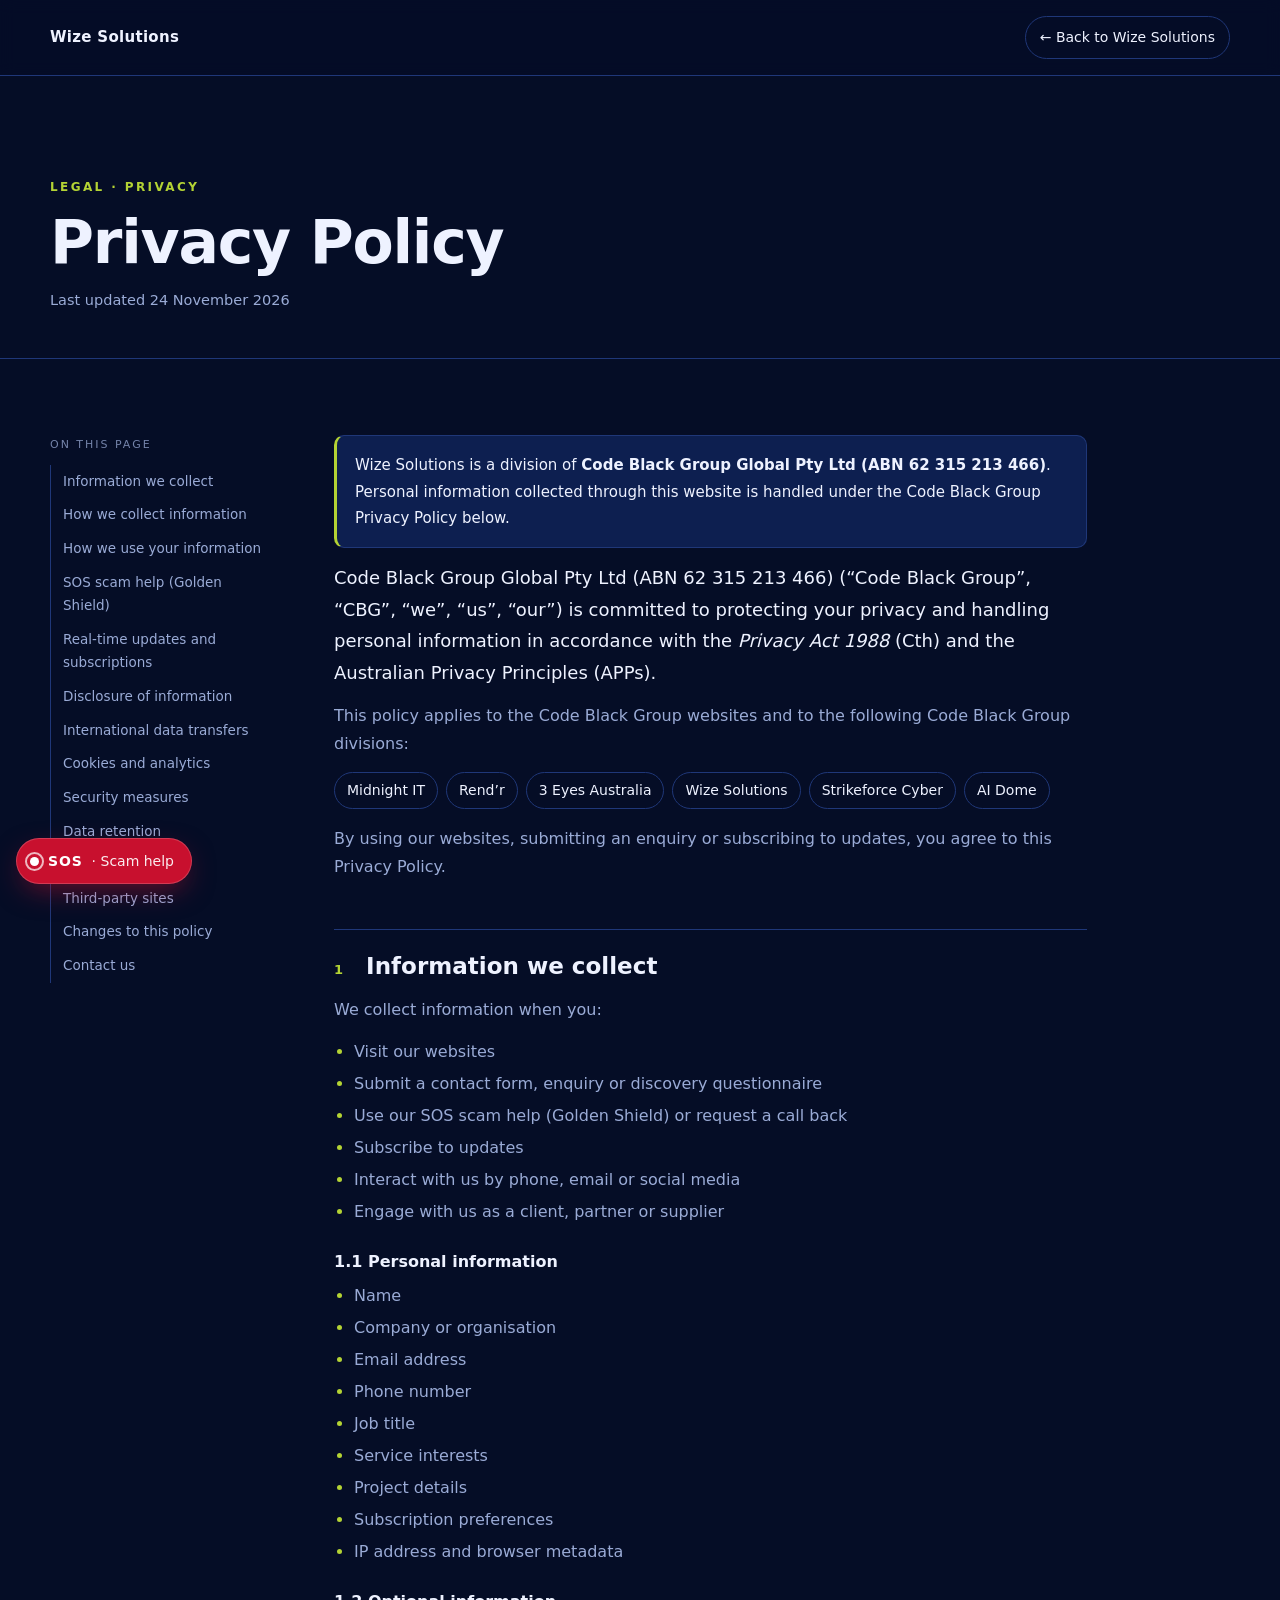
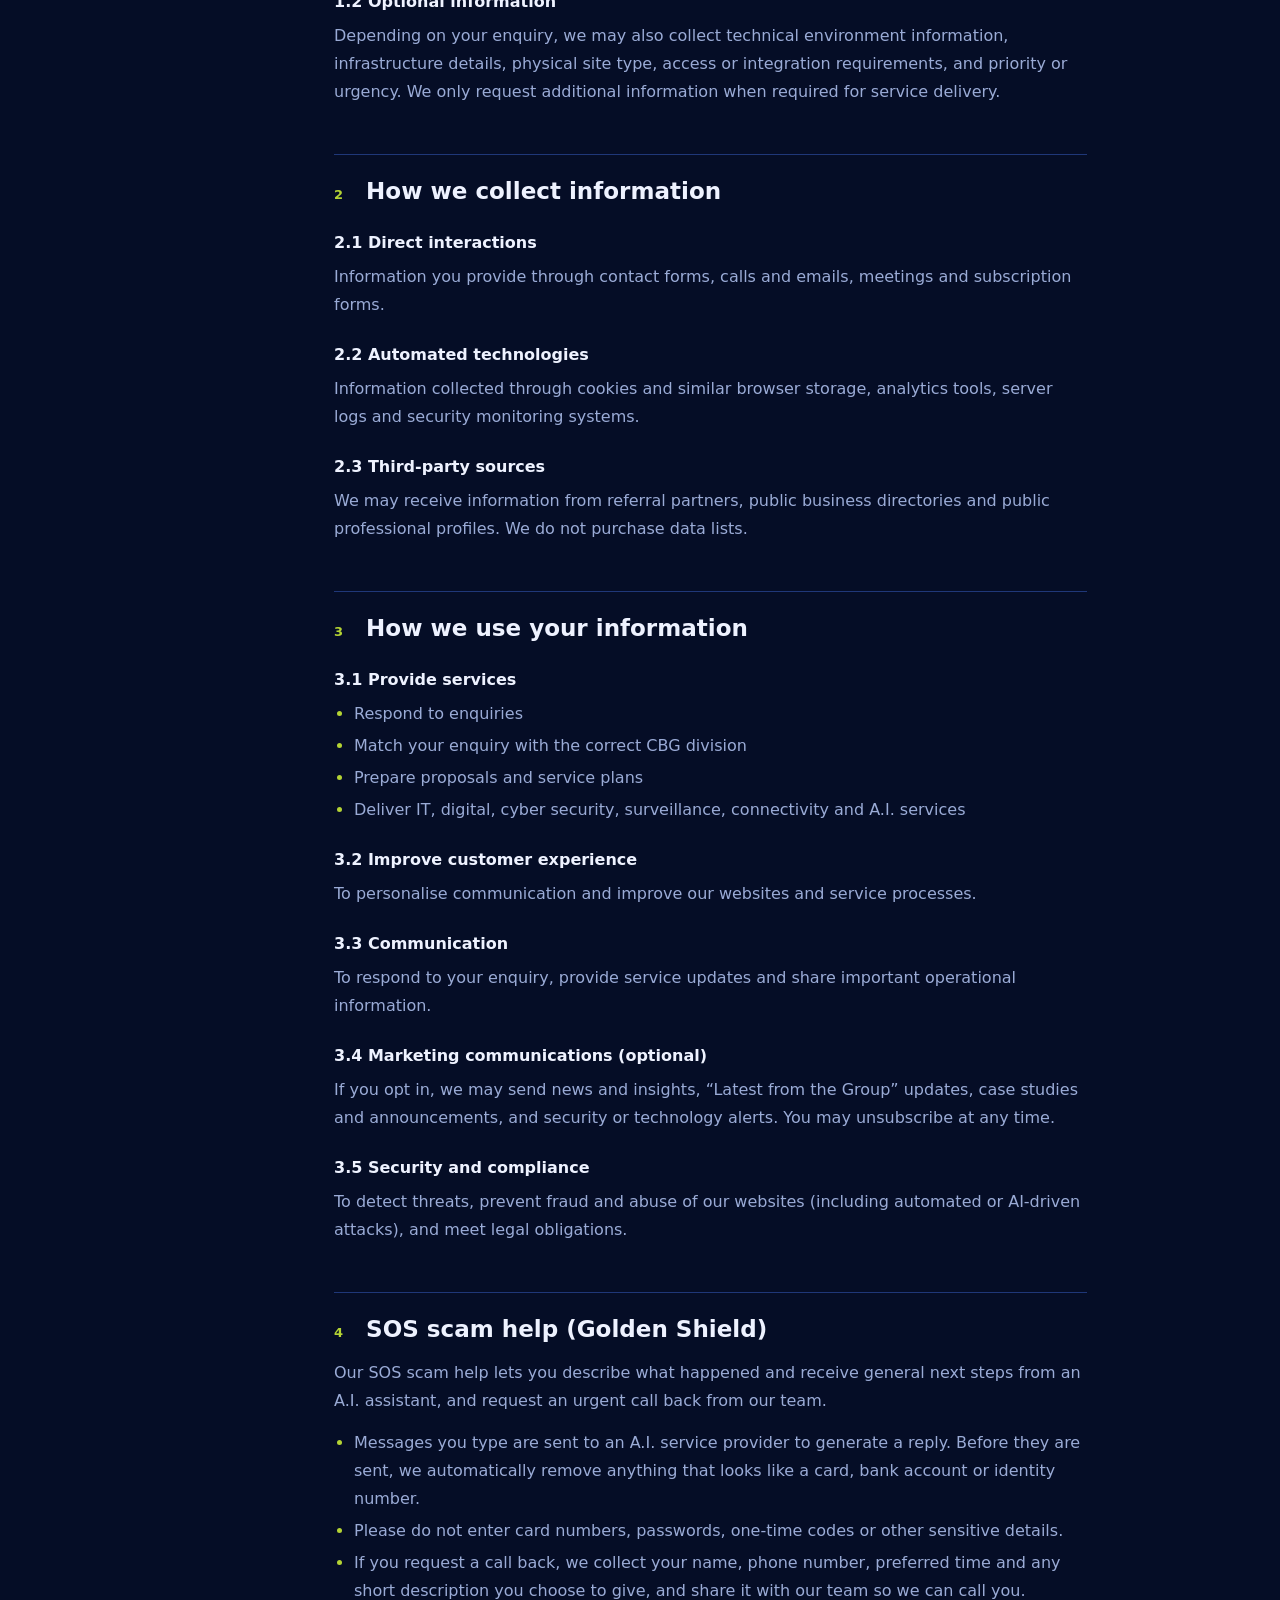
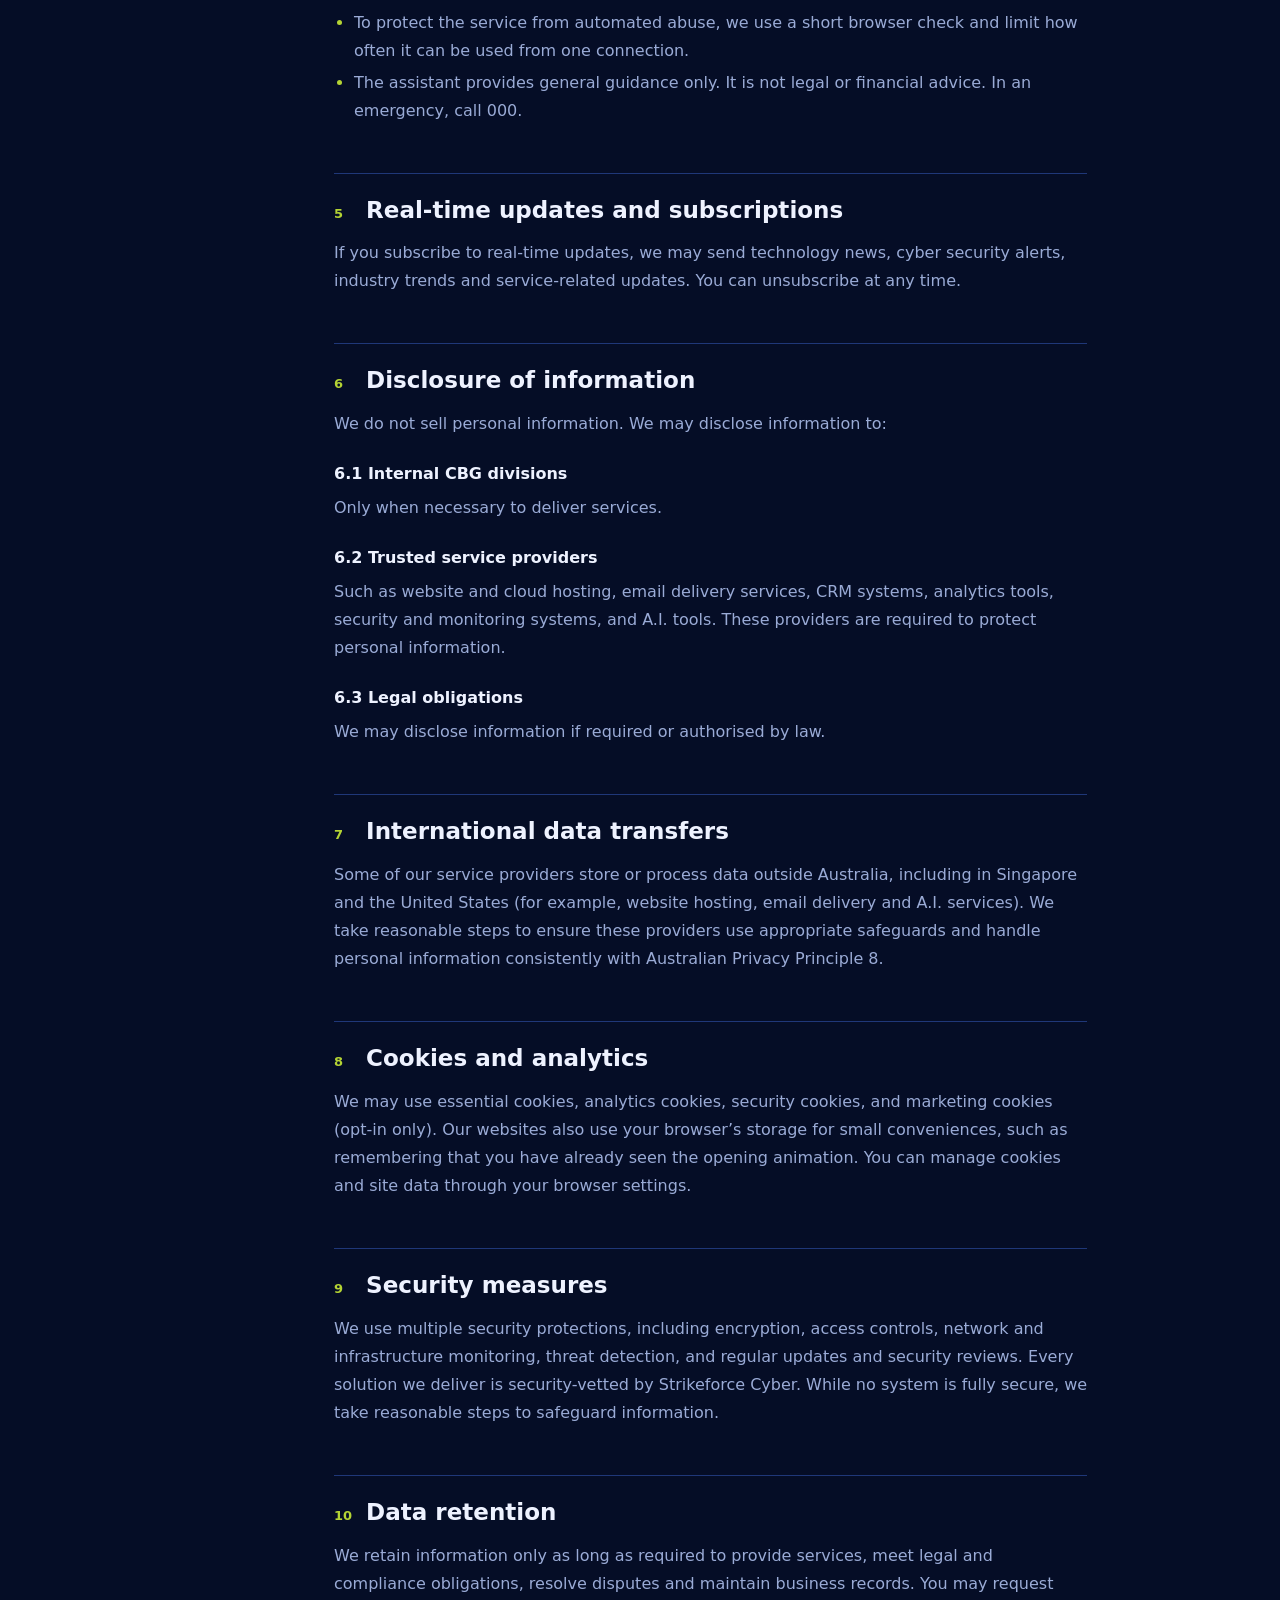
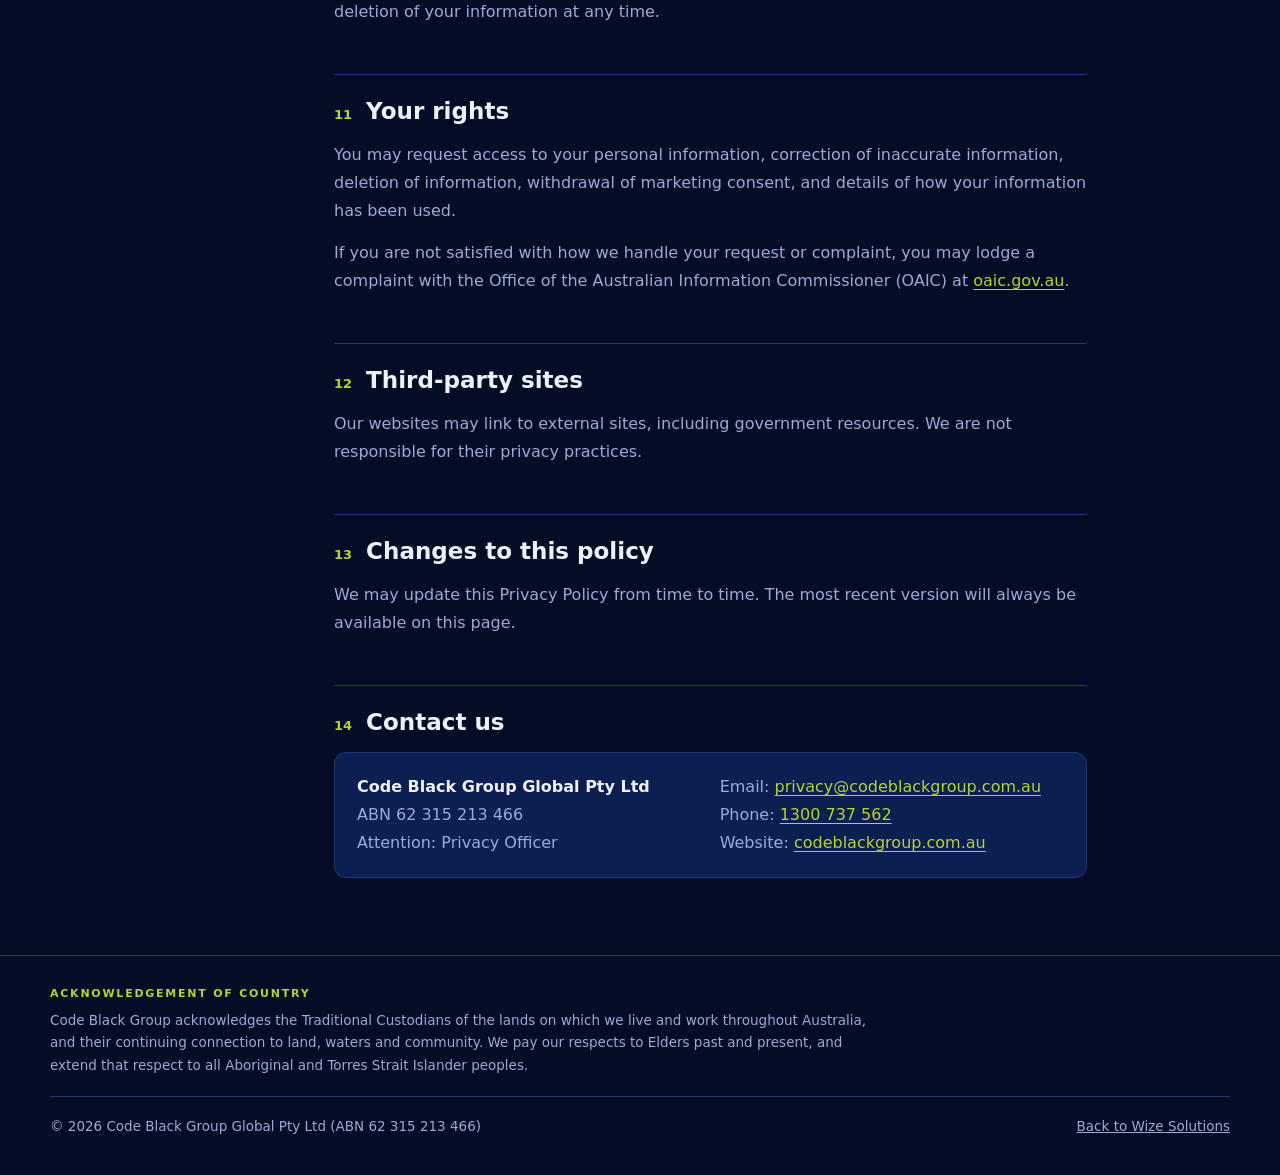
<file: privacy.html>
<!doctype html>
<html lang="en-AU">
<head>
<meta charset="utf-8">
<meta name="viewport" content="width=device-width, initial-scale=1">
<!-- security:start -->
<meta http-equiv="Content-Security-Policy" content="default-src 'self'; script-src 'self'; style-src 'self' 'unsafe-inline'; font-src 'self' data:; img-src 'self' data: blob:; media-src 'self' blob:; connect-src 'self' https://golden-shield.onrender.com; worker-src 'self' blob:; frame-src 'none'; object-src 'none'; base-uri 'self'; form-action 'self' mailto:; upgrade-insecure-requests">
<meta name="referrer" content="strict-origin-when-cross-origin">
<script src="assets/guard.js"></script>
<!-- security:end -->
<title>Privacy Policy | Wize Solutions</title>
<meta name="description" content="How Wize Solutions and Code Black Group collect, use, store and protect personal information under the Privacy Act 1988 (Cth) and the Australian Privacy Principles.">

<style>
:root{--bg:#050d26;--panel:#0d1f50;--ink:#eef2ff;--muted:#9aabd6;--line:#1f3778;--accent:#B4D334}
*{box-sizing:border-box}
html{scroll-behavior:smooth;-webkit-text-size-adjust:100%}
body{margin:0;background:var(--bg);color:var(--muted);font:400 16px/1.75 Inter,system-ui,-apple-system,"Segoe UI",Roboto,sans-serif;-webkit-font-smoothing:antialiased}
.wrap{width:min(1180px,100% - 32px);margin-inline:auto}
.top{border-bottom:1px solid var(--line);position:sticky;top:0;background:color-mix(in srgb,var(--bg) 92%,transparent);backdrop-filter:blur(8px);z-index:5}
.top .wrap{display:flex;justify-content:space-between;align-items:center;gap:16px;padding-block:16px}
.top b{color:var(--ink);font-size:15px;letter-spacing:.02em}
.top a{color:var(--ink);text-decoration:none;font-size:14px;border:1px solid var(--line);border-radius:999px;padding:8px 14px;white-space:nowrap}
.top a:hover{border-color:var(--accent)}
.hero{padding:clamp(48px,8vw,96px) 0 clamp(28px,4vw,44px);border-bottom:1px solid var(--line)}
.kick{color:var(--accent);font-size:12px;letter-spacing:.2em;text-transform:uppercase;font-weight:600}
h1{margin:10px 0 0;color:var(--ink);font-size:clamp(36px,5vw,60px);line-height:1.08;letter-spacing:-.02em}
.meta{margin:14px 0 0;font-size:14.5px}
.grid{display:grid;grid-template-columns:220px minmax(0,1fr);gap:clamp(28px,5vw,72px);align-items:start;padding-block:clamp(40px,6vw,80px)}
.toc{position:sticky;top:90px;display:flex;flex-direction:column;font-size:13.5px}
.toc span{font-size:11px;letter-spacing:.18em;text-transform:uppercase;margin-bottom:10px;opacity:.75}
.toc a{color:var(--muted);text-decoration:none;padding:5px 0 5px 12px;border-left:1px solid var(--line)}
.toc a:hover{color:var(--ink);border-left-color:var(--accent)}
article{max-width:74ch}
article p{margin:0 0 14px}
.lead-note{padding:16px 18px;border:1px solid var(--line);border-left:3px solid var(--accent);border-radius:10px;background:var(--panel);color:var(--ink);font-size:15px}
.lg-intro{font-size:18px;color:var(--ink)}
h2{display:flex;gap:14px;align-items:baseline;margin:48px 0 14px;padding-top:22px;border-top:1px solid var(--line);color:var(--ink);font-size:clamp(20px,1.8vw,24px);line-height:1.3;scroll-margin-top:90px}
h2 span{color:var(--accent);font-size:13px;font-weight:700;min-width:2ch}
h3{margin:22px 0 6px;color:var(--ink);font-size:16px}
ul{margin:0 0 16px;padding-left:20px} li{margin:4px 0} li::marker{color:var(--accent)}
article a{color:var(--accent);text-underline-offset:3px}
.lg-divs{display:flex;flex-wrap:wrap;gap:8px;padding:0;list-style:none}
.lg-divs li{margin:0;padding:5px 12px;border:1px solid var(--line);border-radius:999px;font-size:14px;color:var(--ink)}
.lg-contact{display:grid;grid-template-columns:1fr 1fr;gap:18px;padding:20px 22px;border:1px solid var(--line);border-radius:12px;background:var(--panel)}
.lg-contact p{margin:0} .lg-contact b{color:var(--ink)}
footer{border-top:1px solid var(--line);padding-block:28px 36px;font-size:13.5px}
footer .aoc b{display:block;color:var(--accent);font-size:11px;letter-spacing:.16em;text-transform:uppercase;margin-bottom:6px}
footer .aoc p{margin:0 0 20px;max-width:96ch;line-height:1.65}
footer .bar{display:flex;flex-wrap:wrap;justify-content:space-between;gap:10px 24px;padding-top:18px;border-top:1px solid var(--line)}
footer a{color:var(--muted)}
@media (max-width:860px){.grid{grid-template-columns:1fr}.toc{display:none}.lg-contact{grid-template-columns:1fr}}
</style>
<link rel="stylesheet" href="assets/sos/sos.css?v=1">
</head>
<body>
<header class="top"><div class="wrap"><b>Wize Solutions</b><a href="./">&larr; Back to Wize Solutions</a></div></header>
<main>
<section class="hero"><div class="wrap"><span class="kick">Legal &middot; Privacy</span><h1>Privacy Policy</h1><p class="meta">Last updated 24 November 2026</p></div></section>
<div class="wrap grid">
<nav class="toc" aria-label="On this page"><span>On this page</span><a href="#p1">Information we collect</a><a href="#p2">How we collect information</a><a href="#p3">How we use your information</a><a href="#p4">SOS scam help (Golden Shield)</a><a href="#p5">Real-time updates and subscriptions</a><a href="#p6">Disclosure of information</a><a href="#p7">International data transfers</a><a href="#p8">Cookies and analytics</a><a href="#p9">Security measures</a><a href="#p10">Data retention</a><a href="#p11">Your rights</a><a href="#p12">Third-party sites</a><a href="#p13">Changes to this policy</a><a href="#p14">Contact us</a></nav>
<article>
<p class="lead-note">Wize Solutions is a division of <b>Code Black Group Global Pty Ltd (ABN 62 315 213 466)</b>. Personal information collected through this website is handled under the Code Black Group Privacy Policy below.</p>
<p class="lg-intro">Code Black Group Global Pty Ltd (ABN 62 315 213 466) (&ldquo;Code Black Group&rdquo;, &ldquo;CBG&rdquo;, &ldquo;we&rdquo;, &ldquo;us&rdquo;, &ldquo;our&rdquo;) is committed to protecting your privacy and handling personal information in accordance with the <em>Privacy Act 1988</em> (Cth) and the Australian Privacy Principles (APPs).</p>
<p>This policy applies to the Code Black Group websites and to the following Code Black Group divisions:</p>
<ul class="lg-divs"><li>Midnight IT</li><li>Rend&rsquo;r</li><li>3 Eyes Australia</li><li>Wize Solutions</li><li>Strikeforce Cyber</li><li>AI Dome</li></ul>
<p>By using our websites, submitting an enquiry or subscribing to updates, you agree to this Privacy Policy.</p>

<h2 id="p1"><span>1</span>Information we collect</h2>
<p>We collect information when you:</p>
<ul><li>Visit our websites</li><li>Submit a contact form, enquiry or discovery questionnaire</li><li>Use our SOS scam help (Golden Shield) or request a call back</li><li>Subscribe to updates</li><li>Interact with us by phone, email or social media</li><li>Engage with us as a client, partner or supplier</li></ul>
<h3>1.1 Personal information</h3>
<ul><li>Name</li><li>Company or organisation</li><li>Email address</li><li>Phone number</li><li>Job title</li><li>Service interests</li><li>Project details</li><li>Subscription preferences</li><li>IP address and browser metadata</li></ul>
<h3>1.2 Optional information</h3>
<p>Depending on your enquiry, we may also collect technical environment information, infrastructure details, physical site type, access or integration requirements, and priority or urgency. We only request additional information when required for service delivery.</p>

<h2 id="p2"><span>2</span>How we collect information</h2>
<h3>2.1 Direct interactions</h3>
<p>Information you provide through contact forms, calls and emails, meetings and subscription forms.</p>
<h3>2.2 Automated technologies</h3>
<p>Information collected through cookies and similar browser storage, analytics tools, server logs and security monitoring systems.</p>
<h3>2.3 Third-party sources</h3>
<p>We may receive information from referral partners, public business directories and public professional profiles. We do not purchase data lists.</p>

<h2 id="p3"><span>3</span>How we use your information</h2>
<h3>3.1 Provide services</h3>
<ul><li>Respond to enquiries</li><li>Match your enquiry with the correct CBG division</li><li>Prepare proposals and service plans</li><li>Deliver IT, digital, cyber security, surveillance, connectivity and A.I. services</li></ul>
<h3>3.2 Improve customer experience</h3>
<p>To personalise communication and improve our websites and service processes.</p>
<h3>3.3 Communication</h3>
<p>To respond to your enquiry, provide service updates and share important operational information.</p>
<h3>3.4 Marketing communications (optional)</h3>
<p>If you opt in, we may send news and insights, &ldquo;Latest from the Group&rdquo; updates, case studies and announcements, and security or technology alerts. You may unsubscribe at any time.</p>
<h3>3.5 Security and compliance</h3>
<p>To detect threats, prevent fraud and abuse of our websites (including automated or AI-driven attacks), and meet legal obligations.</p>

<h2 id="p4"><span>4</span>SOS scam help (Golden Shield)</h2>
<p>Our SOS scam help lets you describe what happened and receive general next steps from an A.I. assistant, and request an urgent call back from our team.</p>
<ul><li>Messages you type are sent to an A.I. service provider to generate a reply. Before they are sent, we automatically remove anything that looks like a card, bank account or identity number.</li><li>Please do not enter card numbers, passwords, one-time codes or other sensitive details.</li><li>If you request a call back, we collect your name, phone number, preferred time and any short description you choose to give, and share it with our team so we can call you.</li><li>To protect the service from automated abuse, we use a short browser check and limit how often it can be used from one connection.</li><li>The assistant provides general guidance only. It is not legal or financial advice. In an emergency, call 000.</li></ul>

<h2 id="p5"><span>5</span>Real-time updates and subscriptions</h2>
<p>If you subscribe to real-time updates, we may send technology news, cyber security alerts, industry trends and service-related updates. You can unsubscribe at any time.</p>

<h2 id="p6"><span>6</span>Disclosure of information</h2>
<p>We do not sell personal information. We may disclose information to:</p>
<h3>6.1 Internal CBG divisions</h3>
<p>Only when necessary to deliver services.</p>
<h3>6.2 Trusted service providers</h3>
<p>Such as website and cloud hosting, email delivery services, CRM systems, analytics tools, security and monitoring systems, and A.I. tools. These providers are required to protect personal information.</p>
<h3>6.3 Legal obligations</h3>
<p>We may disclose information if required or authorised by law.</p>

<h2 id="p7"><span>7</span>International data transfers</h2>
<p>Some of our service providers store or process data outside Australia, including in Singapore and the United States (for example, website hosting, email delivery and A.I. services). We take reasonable steps to ensure these providers use appropriate safeguards and handle personal information consistently with Australian Privacy Principle 8.</p>

<h2 id="p8"><span>8</span>Cookies and analytics</h2>
<p>We may use essential cookies, analytics cookies, security cookies, and marketing cookies (opt-in only). Our websites also use your browser&rsquo;s storage for small conveniences, such as remembering that you have already seen the opening animation. You can manage cookies and site data through your browser settings.</p>

<h2 id="p9"><span>9</span>Security measures</h2>
<p>We use multiple security protections, including encryption, access controls, network and infrastructure monitoring, threat detection, and regular updates and security reviews. Every solution we deliver is security-vetted by Strikeforce Cyber. While no system is fully secure, we take reasonable steps to safeguard information.</p>

<h2 id="p10"><span>10</span>Data retention</h2>
<p>We retain information only as long as required to provide services, meet legal and compliance obligations, resolve disputes and maintain business records. You may request deletion of your information at any time.</p>

<h2 id="p11"><span>11</span>Your rights</h2>
<p>You may request access to your personal information, correction of inaccurate information, deletion of information, withdrawal of marketing consent, and details of how your information has been used.</p>
<p>If you are not satisfied with how we handle your request or complaint, you may lodge a complaint with the Office of the Australian Information Commissioner (OAIC) at <a href="https://www.oaic.gov.au" target="_blank" rel="noopener noreferrer">oaic.gov.au</a>.</p>

<h2 id="p12"><span>12</span>Third-party sites</h2>
<p>Our websites may link to external sites, including government resources. We are not responsible for their privacy practices.</p>

<h2 id="p13"><span>13</span>Changes to this policy</h2>
<p>We may update this Privacy Policy from time to time. The most recent version will always be available on this page.</p>

<h2 id="p14"><span>14</span>Contact us</h2>
<div class="lg-contact">
  <p><b>Code Black Group Global Pty Ltd</b><br>ABN 62 315 213 466<br>Attention: Privacy Officer</p>
  <p>Email: <a href="mailto:privacy@codeblackgroup.com.au">privacy@codeblackgroup.com.au</a><br>Phone: <a href="tel:1300737562">1300 737 562</a><br>Website: <a href="https://codeblackgroup.com.au">codeblackgroup.com.au</a></p>
</div>

</article>
</div>
</main>
<footer><div class="wrap">
<div class="aoc"><b>Acknowledgement of Country</b><p>Code Black Group acknowledges the Traditional Custodians of the lands on which we live and work throughout Australia, and their continuing connection to land, waters and community. We pay our respects to Elders past and present, and extend that respect to all Aboriginal and Torres Strait Islander peoples.</p></div>
<div class="bar"><span>&copy; 2026 Code Black Group Global Pty Ltd (ABN 62 315 213 466) </span><a href="./">Back to Wize Solutions</a></div>
</div></footer>
<a class="sos-fab" href="#scam-help" data-scam-help aria-label="SOS: been scammed? Get help now"><i aria-hidden="true"></i>SOS<span> · Scam help</span></a>
<dialog class="sh" id="sh" aria-labelledby="sh-t">
  <span class="sh-fr" aria-hidden="true"><i></i><i></i><i></i><i></i></span>
  <div class="sh-hd">
    <span class="sh-badge"><svg width="20" height="20" viewBox="0 0 24 24" aria-hidden="true"><path d="M12 2l8 3v6c0 5-3.4 9.4-8 11-4.6-1.6-8-6-8-11V5l8-3z" fill="none" stroke="currentColor" stroke-width="1.8"/><path d="M8.5 12l2.5 2.5 4.5-5" fill="none" stroke="currentColor" stroke-width="1.8" stroke-linecap="round" stroke-linejoin="round"/></svg></span>
    <div class="sh-ttl"><span class="sh-k hudt"><b></b>SOS // Golden Shield</span><h2 id="sh-t">Been scammed? We&rsquo;ve got you.</h2></div>
    <button class="sh-x" id="sh-x" type="button" aria-label="Close scam help"><svg width="14" height="14" viewBox="0 0 14 14" aria-hidden="true"><path d="M2 2l10 10M12 2L2 12" stroke="currentColor" stroke-width="1.6" stroke-linecap="round"/></svg></button>
  </div>
  <div class="sh-body">
    <section class="sh-blk">
      <p class="sh-lab hudt"><span>01</span>Act now</p>
      <div class="sh-quick">
        <div class="sh-q urgent"><span class="ic"><svg width="18" height="18" viewBox="0 0 24 24" aria-hidden="true"><rect x="2.5" y="5.5" width="19" height="13" rx="2" fill="none" stroke="currentColor" stroke-width="1.6"/><path d="M2.5 10h19" stroke="currentColor" stroke-width="1.6"/></svg></span><div><b>Call your bank or card provider</b><span>Use the number on the back of your card. Ask them to stop payments and freeze cards.</span></div></div>
        <a class="sh-q" href="tel:1300737562"><span class="ic"><svg width="18" height="18" viewBox="0 0 24 24" aria-hidden="true"><path d="M12 2l8 3v6c0 5-3.4 9.4-8 11-4.6-1.6-8-6-8-11V5l8-3z" fill="none" stroke="currentColor" stroke-width="1.6"/></svg></span><div><b>Code Black Group</b><span>Lock down devices, email and accounts</span></div><span class="tel">1300 737 562</span></a>
        <a class="sh-q" href="tel:1800595160"><span class="ic"><svg width="18" height="18" viewBox="0 0 24 24" aria-hidden="true"><rect x="3" y="4.5" width="18" height="15" rx="2" fill="none" stroke="currentColor" stroke-width="1.6"/><circle cx="9" cy="11" r="2.2" fill="none" stroke="currentColor" stroke-width="1.5"/><path d="M5.8 16.5c.6-1.7 1.8-2.5 3.2-2.5s2.6.8 3.2 2.5M14 9.5h4M14 13h4" stroke="currentColor" stroke-width="1.5" stroke-linecap="round"/></svg></span><div><b>IDCARE</b><span>Free help if ID documents were shared</span></div><span class="tel">1800 595 160</span></a>
        <a class="sh-q" href="https://www.cyber.gov.au/" target="_blank" rel="noopener noreferrer"><span class="ic"><svg width="18" height="18" viewBox="0 0 24 24" aria-hidden="true"><path d="M5 21V4M5 4h11l-2 4 2 4H5" fill="none" stroke="currentColor" stroke-width="1.6" stroke-linejoin="round"/></svg></span><div><b>Report it</b><span>ReportCyber at cyber.gov.au, and Scamwatch</span></div><span class="tel">Open <svg width="10" height="10" viewBox="0 0 10 10" aria-hidden="true" style="display:inline"><path d="M3 1h6v6M9 1L1 9" fill="none" stroke="currentColor" stroke-width="1.4"/></svg></span></a>
      </div>
    </section>
    <section class="sh-blk">
      <p class="sh-lab hudt"><span>02</span>Ask Golden Shield AI</p>
      <p class="sh-intro">Tell us what happened and get clear next steps for your situation.</p>
      <div class="sh-chips" id="sh-chips">
        <button type="button">I gave my bank or card details</button>
        <button type="button">I sent money to someone</button>
        <button type="button">Someone accessed my computer</button>
        <button type="button">I clicked a link in a message</button>
        <button type="button">My email or social account was taken</button>
      </div>
      <div class="sh-log" id="sh-log" aria-live="polite"></div>
      <form class="sh-form" id="sh-form">
        <label for="sh-in" class="sh-sr">Describe what happened</label>
        <textarea id="sh-in" rows="2" maxlength="800" placeholder="Describe what happened&hellip;"></textarea>
        <button class="sh-send" id="sh-send" type="submit" aria-label="Send"><svg width="18" height="18" viewBox="0 0 24 24" aria-hidden="true"><path d="M4 12h14M13 6l6 6-6 6" fill="none" stroke="currentColor" stroke-width="2" stroke-linecap="round" stroke-linejoin="round"/></svg></button>
      </form>
      <p class="sh-fine">AI guidance only, not legal or financial advice. Never share card numbers, passwords or codes here. In danger? Call 000.</p>
    </section>
    <section class="sh-blk">
      <p class="sh-lab hudt"><span>03</span>Talk to a person</p>
      <details class="sh-cb">
        <summary><span>Request an urgent call back</span><i aria-hidden="true"></i></summary>
        <form id="sh-cbf" novalidate>
          <p>Our team is alerted straight away and will call you as soon as possible.</p>
          <input class="hp" id="sh-hp" name="website" tabindex="-1" autocomplete="off" aria-hidden="true">
          <div class="sh-row">
            <div><label for="sh-name">Your name</label><input id="sh-name" maxlength="80" autocomplete="name"></div>
            <div><label for="sh-phone">Phone number</label><input id="sh-phone" type="tel" maxlength="20" autocomplete="tel"></div>
          </div>
          <label for="sh-when">Best time to call <em>(optional)</em></label><input id="sh-when" maxlength="60" placeholder="e.g. Now, or after 3pm">
          <label for="sh-what">What happened? <em>(optional, no card numbers)</em></label><textarea id="sh-what" maxlength="600"></textarea>
          <button class="sh-btn" type="submit">Call me back</button>
          <p id="sh-cbmsg" aria-live="polite"></p>
        </form>
      </details>
    </section>
    <div class="sh-links"><a href="https://www.scamwatch.gov.au/" target="_blank" rel="noopener noreferrer">Scamwatch</a><a href="https://www.cyber.gov.au/" target="_blank" rel="noopener noreferrer">cyber.gov.au</a><a href="https://moneysmart.gov.au/" target="_blank" rel="noopener noreferrer">Moneysmart</a></div>
  </div>
</dialog>

<script src="assets/sos/sos.js?v=1" defer></script>
</body>
</html>
</file>
<file: assets/sos/sos.css>
/* Golden Shield SOS: floating button + scam-help panel (shared across Code Black Group websites) */
dialog.sh{--void:#05060A;--deep:#0A0D14;--ink:#EEF2F7;--muted:#9AA4B2;--dim:#5E6876;--gold:#D8B45F;--gold-hi:#F1D99A;--syn:#7FE3FF;--line:rgba(127,227,255,.14);--line2:rgba(255,255,255,.08);--hud:"Inter",system-ui,-apple-system,"Segoe UI",sans-serif;--sans:"Inter",system-ui,-apple-system,"Segoe UI",sans-serif}
.sos-fab{position:fixed;left:16px;bottom:16px;z-index:9990;display:inline-flex;align-items:center;gap:9px;min-height:46px;padding:0 18px 0 14px;border-radius:999px;background:#C8102E;color:#fff!important;font:700 14px/1 Inter,system-ui,-apple-system,"Segoe UI",sans-serif;letter-spacing:.06em;text-decoration:none!important;box-shadow:0 10px 30px -8px rgba(200,16,46,.6),0 0 0 1px rgba(255,255,255,.18) inset;transition:transform .2s,box-shadow .2s}
.sos-fab:hover,.sos-fab:focus-visible{transform:translateY(-2px);box-shadow:0 14px 34px -8px rgba(200,16,46,.75),0 0 0 1px rgba(255,255,255,.3) inset}
.sos-fab:focus-visible{outline:2px solid #fff;outline-offset:3px}
.sos-fab i{position:relative;width:9px;height:9px;border-radius:50%;background:#fff;flex:none}
.sos-fab i::after{content:"";position:absolute;inset:-5px;border-radius:50%;border:2px solid rgba(255,255,255,.7);animation:sosFab 1.8s ease-out infinite}
.sos-fab span{font-weight:500;letter-spacing:0;opacity:.92}
@keyframes sosFab{0%{transform:scale(.5);opacity:1}100%{transform:scale(1.6);opacity:0}}
@media (max-width:560px){.sos-fab{left:12px;bottom:12px;min-height:44px;padding:0 15px 0 12px}.sos-fab span{display:none}}
@media (prefers-reduced-motion:reduce){.sos-fab i::after{animation:none}.sos-fab{transition:none}}
@media print{.sos-fab{display:none}}
dialog.sh{--sh-pad:30px;position:fixed;inset:0 0 0 auto;margin:0;width:min(480px,100vw);max-width:100vw;height:100%;max-height:100dvh;padding:0;border:0;
  border-left:1px solid var(--line,rgba(127,227,255,.14));color:var(--ink,#EEF2F7);font:400 15px/1.55 var(--sans,system-ui);overflow:hidden;
  background:radial-gradient(120% 50% at 100% 0,rgba(239,68,68,.10),transparent 60%),radial-gradient(90% 40% at 0 100%,rgba(127,227,255,.07),transparent 70%),var(--deep,#0A0D14);
  box-shadow:-40px 0 90px rgba(0,0,0,.65)}
dialog.sh[open]{display:flex;flex-direction:column;animation:shIn .32s cubic-bezier(.2,.7,.2,1)}
@keyframes shIn{from{transform:translateX(36px);opacity:0}to{transform:none;opacity:1}}
dialog.sh::backdrop{background:rgba(3,4,8,.62);-webkit-backdrop-filter:blur(4px);backdrop-filter:blur(4px)}
@media (prefers-reduced-motion:reduce){dialog.sh[open]{animation:none}}
.sh-sr{position:absolute!important;width:1px;height:1px;overflow:hidden;clip:rect(0 0 0 0);white-space:nowrap}

/* HUD corner marks, as on the hero */
.sh-fr{position:absolute;inset:10px;pointer-events:none;z-index:2}
.sh-fr i{position:absolute;width:16px;height:16px;border:1px solid rgba(127,227,255,.45)}
.sh-fr i:nth-child(1){left:0;top:0;border-right:0;border-bottom:0}.sh-fr i:nth-child(2){right:0;top:0;border-left:0;border-bottom:0}
.sh-fr i:nth-child(3){left:0;bottom:0;border-right:0;border-top:0}.sh-fr i:nth-child(4){right:0;bottom:0;border-left:0;border-top:0}

.sh-hd{position:relative;display:flex;align-items:center;gap:14px;padding:calc(20px + env(safe-area-inset-top)) var(--sh-pad) 18px;border-bottom:1px solid var(--line2,rgba(255,255,255,.08));flex:none}
.sh-badge{display:grid;place-items:center;width:44px;height:44px;border-radius:12px;flex:none;color:#1A1205;
  background:linear-gradient(160deg,var(--gold-hi,#F1D99A),var(--gold,#D8B45F) 55%,#A9802F);box-shadow:0 0 24px rgba(216,180,95,.25)}
.sh-ttl{min-width:0}
.sh-k{display:inline-flex;white-space:nowrap;align-items:center;gap:8px;color:#FCA5A5;font-size:10.5px;letter-spacing:.22em}
.sh-k b{width:6px;height:6px;border-radius:50%;background:#EF4444;box-shadow:0 0 8px #EF4444;animation:shBlink 1.6s steps(2,start) infinite}
@keyframes shBlink{to{visibility:hidden}}
@media (prefers-reduced-motion:reduce){.sh-k b{animation:none}}
.sh-hd h2{text-wrap:balance;margin:4px 0 0;font:600 20px/1.2 Sora,var(--sans,system-ui);letter-spacing:-.01em;color:#fff}
.sh-x{margin-left:auto;align-self:flex-start;flex:none;display:grid;place-items:center;width:38px;height:38px;border-radius:50%;
  border:1px solid rgba(127,227,255,.35);background:transparent;color:var(--ink,#EEF2F7);cursor:pointer;transition:border-color .25s,box-shadow .25s,background .25s}
.sh-x:hover{border-color:var(--syn,#7FE3FF);box-shadow:0 0 16px rgba(127,227,255,.25);background:rgba(127,227,255,.06)}

.sh-body{position:relative;flex:1;overflow-y:auto;padding:22px var(--sh-pad) calc(26px + env(safe-area-inset-bottom));overscroll-behavior:contain;scrollbar-width:thin;scrollbar-color:rgba(127,227,255,.25) transparent}
.sh-blk{margin:0 0 26px}
.sh-blk+.sh-blk{padding-top:24px;border-top:1px solid var(--line2,rgba(255,255,255,.08))}
.sh-lab{display:flex;align-items:center;gap:10px;margin:0 0 12px;color:var(--syn,#7FE3FF);font-size:10.5px;letter-spacing:.24em}
.sh-lab span{color:var(--dim,#5E6876)}
.sh-lab::after{content:"";flex:1;height:1px;background:linear-gradient(90deg,var(--line,rgba(127,227,255,.14)),transparent)}
.sh-intro{margin:-2px 0 12px;color:var(--muted,#9AA4B2);font-size:14px}

.sh-quick{display:grid;gap:8px}
.sh-q{display:flex;align-items:center;gap:12px;padding:12px 14px;border-radius:14px;background:rgba(14,18,28,.6);border:1px solid var(--line2,rgba(255,255,255,.08));color:inherit;text-decoration:none;transition:border-color .25s,background .25s}
a.sh-q:hover,a.sh-q:focus-visible{border-color:rgba(127,227,255,.35);background:rgba(127,227,255,.05)}
.sh-q .ic{display:grid;place-items:center;width:34px;height:34px;border-radius:10px;flex:none;color:var(--syn,#7FE3FF);background:rgba(127,227,255,.08);border:1px solid rgba(127,227,255,.18)}
.sh-q.urgent{border-color:rgba(248,113,113,.4);background:rgba(239,68,68,.08)}
.sh-q.urgent .ic{color:#FCA5A5;background:rgba(239,68,68,.14);border-color:rgba(248,113,113,.35)}
.sh-q>div{min-width:0}
.sh-q b{display:block;font-weight:600;color:#fff;font-size:14.5px;line-height:1.35}
.sh-q div span{display:block;font-size:13px;line-height:1.45;color:var(--muted,#9AA4B2)}
.sh-q .tel{margin-left:auto;padding-left:6px;white-space:nowrap;font:600 11.5px var(--hud);letter-spacing:.08em;color:var(--syn,#7FE3FF)}

.sh-chips{display:flex;flex-wrap:wrap;gap:8px;margin-bottom:12px}
.sh-chips[hidden]{display:none}
.sh-chips button{padding:8px 13px;border-radius:999px;border:1px solid rgba(127,227,255,.28);background:rgba(127,227,255,.05);color:#D5F5FF;font:500 13px/1.25 var(--sans,system-ui);cursor:pointer;text-align:left;transition:background .2s,border-color .2s}
.sh-chips button:hover{background:rgba(127,227,255,.12);border-color:rgba(127,227,255,.5)}
.sh-log{display:flex;flex-direction:column;gap:10px;margin-bottom:12px}
.sh-log:empty{display:none}
.sh-m{max-width:94%;padding:12px 14px;border-radius:14px;white-space:pre-wrap;overflow-wrap:anywhere;font-size:14.5px;line-height:1.55}
.sh-m.u{align-self:flex-end;background:rgba(127,227,255,.1);border:1px solid rgba(127,227,255,.25);border-bottom-right-radius:4px}
.sh-m.a{align-self:flex-start;background:rgba(14,18,28,.75);border:1px solid var(--line2,rgba(255,255,255,.08));border-bottom-left-radius:4px}
.sh-m.a .who{display:block;margin-bottom:6px;font:500 10px var(--hud);letter-spacing:.22em;text-transform:uppercase;color:var(--gold,#D8B45F)}
.sh-m.note{align-self:stretch;max-width:none;background:rgba(216,180,95,.08);border:1px solid rgba(216,180,95,.3);color:var(--gold-hi,#F1D99A);font-size:13px}
.sh-m.wait{color:var(--muted,#9AA4B2)}
.sh-form{display:flex;gap:8px;align-items:stretch}
.sh-form textarea{flex:1;min-width:0;min-height:50px;max-height:150px;resize:none;padding:13px 14px;border-radius:14px;border:1px solid rgba(255,255,255,.14);background:rgba(5,6,10,.6);color:#fff;font:400 16px/1.4 var(--sans,system-ui)}
.sh-form textarea::placeholder,.sh-cb input::placeholder{color:var(--dim,#5E6876)}
.sh-form textarea:focus,.sh-cb input:focus,.sh-cb textarea:focus{outline:none;border-color:var(--syn,#7FE3FF);box-shadow:0 0 0 3px rgba(127,227,255,.15)}
.sh-send{flex:none;width:52px;border-radius:14px;border:0;cursor:pointer;color:#1A1205;background:linear-gradient(160deg,var(--gold-hi,#F1D99A),var(--gold,#D8B45F));display:grid;place-items:center;transition:filter .2s}
.sh-send:hover{filter:brightness(1.08)}
.sh-send:disabled{opacity:.45;cursor:default}
.sh-fine{margin:10px 0 0;font-size:12px;line-height:1.5;color:var(--dim,#5E6876)}

.sh-cb{border-radius:14px;border:1px solid rgba(248,113,113,.35);background:rgba(239,68,68,.05)}
.sh-cb summary{display:flex;align-items:center;justify-content:space-between;gap:12px;padding:14px 16px;cursor:pointer;list-style:none;font:600 15px/1.3 Sora,var(--sans,system-ui);color:#fff}
.sh-cb summary::-webkit-details-marker{display:none}
.sh-cb summary i{position:relative;width:12px;height:12px;flex:none}
.sh-cb summary i::before,.sh-cb summary i::after{content:"";position:absolute;left:0;top:5px;width:12px;height:1.6px;background:#FCA5A5;transition:transform .25s}
.sh-cb summary i::after{transform:rotate(90deg)}
.sh-cb[open] summary i::after{transform:rotate(0)}
.sh-cb form{padding:0 16px 16px}
.sh-cb p{margin:0 0 6px;font-size:13.5px;color:#C7CED8}
.sh-row{display:grid;grid-template-columns:1fr 1fr;gap:10px}
.sh-row>div{min-width:0}
.sh-cb label{display:block;margin:12px 0 6px;font-size:13px;color:#C7CED8}
.sh-cb label em{font-style:normal;color:var(--dim,#5E6876)}
.sh-cb input,.sh-cb textarea{width:100%;padding:11px 13px;border-radius:12px;border:1px solid rgba(255,255,255,.14);background:rgba(5,6,10,.6);color:#fff;font:400 16px/1.35 var(--sans,system-ui)}
.sh-cb textarea{min-height:76px;resize:vertical}
.sh-btn{width:100%;height:48px;margin-top:14px;border-radius:999px;border:0;background:#DC2626;color:#fff;font:600 12.5px var(--hud);letter-spacing:.16em;text-transform:uppercase;cursor:pointer;transition:background .2s,box-shadow .2s}
.sh-btn:hover{background:#EF4444;box-shadow:0 0 22px rgba(239,68,68,.35)}
.sh-btn:disabled{opacity:.5;cursor:default}
.sh-cb #sh-cbmsg{margin:10px 0 0}
.sh-cb #sh-cbmsg:empty{display:none}
.sh-cb .hp{position:absolute;left:-9999px;width:1px;height:1px;opacity:0}
.sh-ok{margin:0;padding:2px 0 14px;color:#A7F3D0;font-size:14px}
.sh-err{color:#FCA5A5;font-size:13px}
.sh-links{display:flex;flex-wrap:wrap;gap:8px 18px;padding-top:4px;font-size:13px}
.sh-links a{color:var(--muted,#9AA4B2);text-decoration:none;border-bottom:1px solid rgba(127,227,255,.25)}
.sh-links a:hover{color:var(--syn,#7FE3FF)}

@media (max-width:560px){
  dialog.sh{--sh-pad:16px;width:100vw;border-left:0}
  .sh-fr{display:none}
  .sh-hd{gap:12px;padding-top:calc(14px + env(safe-area-inset-top));padding-bottom:14px}
  .sh-badge{width:38px;height:38px;border-radius:11px}
  .sh-badge svg{width:18px;height:18px}
  .sh-k{font-size:9.5px;letter-spacing:.18em}
  .sh-hd h2{font-size:17px;margin-top:3px}
  .sh-x{width:36px;height:36px;align-self:center}
  .sh-body{padding-top:18px}
  .sh-blk{margin-bottom:22px}.sh-blk+.sh-blk{padding-top:20px}
}
@media (max-width:380px){.sh-q{flex-wrap:wrap;row-gap:4px}.sh-q>div{flex:1 1 calc(100% - 46px)}.sh-q .tel{margin-left:46px;padding-left:0;font-size:11px!important}.sh-badge{display:none}.sh-k{letter-spacing:.14em}.sh-hd h2{font-size:16.5px}.sh-row{grid-template-columns:1fr;gap:0}}
/* "working" indicator */
.sh-m.dots::after{content:"";display:inline-block;width:1.4em;text-align:left;animation:shDots 1.2s steps(4,end) infinite;vertical-align:bottom}
@keyframes shDots{0%{content:""}25%{content:"."}50%{content:".."}75%{content:"..."}}
.sh-m.wait{position:relative;overflow:hidden}
.sh-m.wait::before{content:"";position:absolute;left:0;bottom:0;height:2px;width:40%;background:linear-gradient(90deg,transparent,var(--gold,#D8B45F),transparent);animation:shScan 1.4s ease-in-out infinite}
@keyframes shScan{from{transform:translateX(-100%)}to{transform:translateX(250%)}}
@media (prefers-reduced-motion:reduce){.sh-m.dots::after{animation:none;content:"..."}.sh-m.wait::before{display:none}}
</file>
